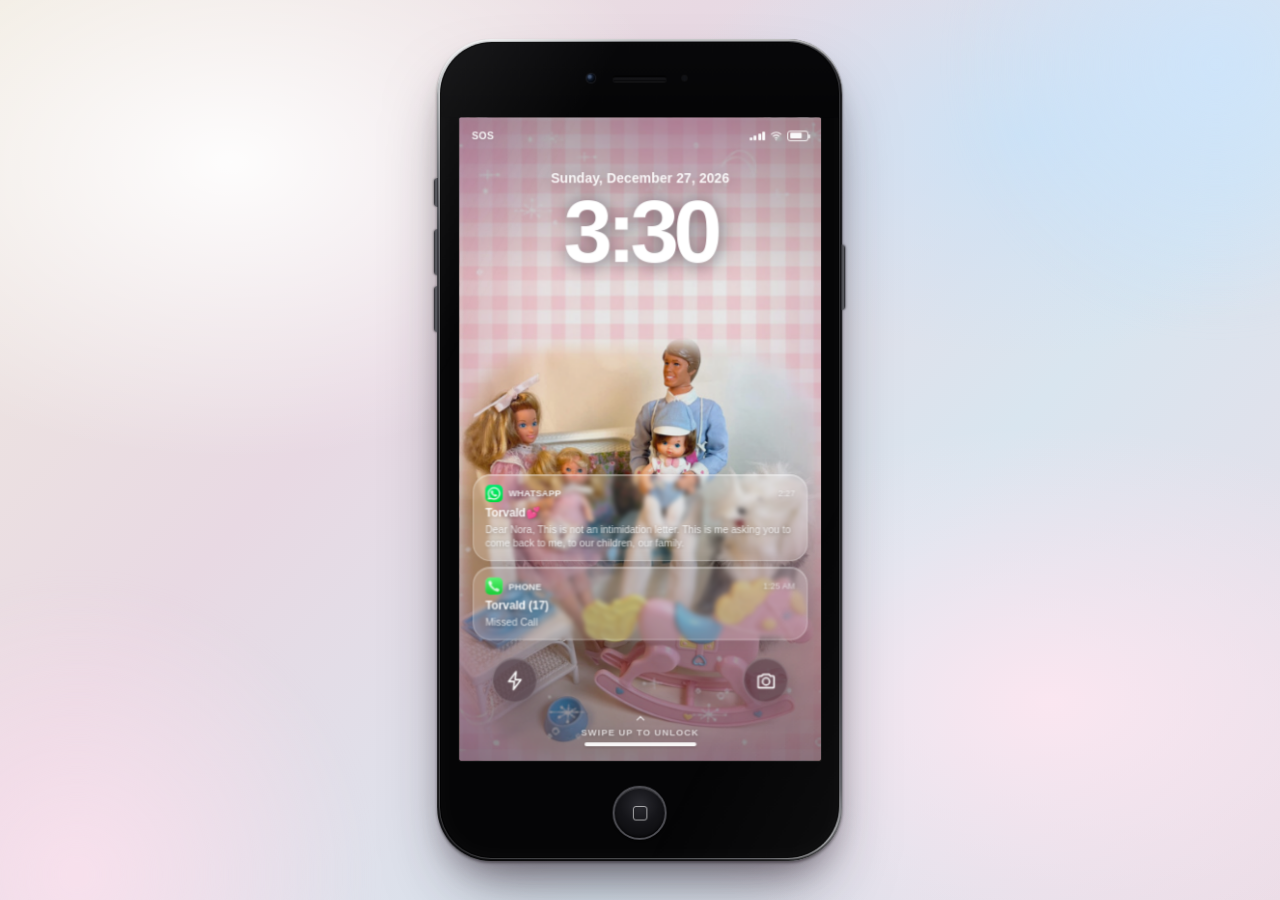
<file: index.html>
<!DOCTYPE html>
<html lang="en">
<head>
  <meta charset="UTF-8">
  <meta name="viewport" content="width=device-width, initial-scale=1.0, viewport-fit=cover">
  <meta name="theme-color" content="#eadde6">
  <title>A Doll's House: An Interactive Phone</title>
  <link rel="stylesheet" href="phone-icon.css">
  <link rel="stylesheet" href="styles.css">
  <link rel="stylesheet" href="app.css">
  <link rel="stylesheet" href="whatsapp-media.css">
  <link rel="stylesheet" href="whatsapp.css">
  <link rel="stylesheet" href="x-media.css">
  <link rel="stylesheet" href="x.css">
  <link rel="stylesheet" href="instagram-media.css">
  <link rel="stylesheet" href="instagram.css">
  <link rel="stylesheet" href="notes.css">
  <link rel="stylesheet" href="calendar.css">
  <link rel="stylesheet" href="spotify-media.css">
  <link rel="stylesheet" href="spotify.css">
  <link rel="stylesheet" href="photos-media.css">
  <link rel="stylesheet" href="photos.css">
  <link rel="stylesheet" href="amazon-orders-media.css">
  <link rel="stylesheet" href="amazon-orders.css">
  <link rel="stylesheet" href="app-icons.css">
</head>
<body>
  <!-- Reusable icon sprite -->
  <svg class="svg-sprite" aria-hidden="true" focusable="false">
    <symbol id="i-chevron-left" viewBox="0 0 24 24" fill="none" stroke="currentColor" stroke-width="2.2" stroke-linecap="round" stroke-linejoin="round"><path d="M15 18l-6-6 6-6"/></symbol>
    <symbol id="i-chevron-right" viewBox="0 0 24 24" fill="none" stroke="currentColor" stroke-width="2.2" stroke-linecap="round" stroke-linejoin="round"><path d="M9 18l6-6-6-6"/></symbol>
    <symbol id="i-chevron-up" viewBox="0 0 24 24" fill="none" stroke="currentColor" stroke-width="2.2" stroke-linecap="round" stroke-linejoin="round"><path d="M18 15l-6-6-6 6"/></symbol>
    <symbol id="i-home" viewBox="0 0 24 24" fill="none" stroke="currentColor" stroke-width="1.9" stroke-linecap="round" stroke-linejoin="round"><path d="M3.5 10.5L12 3l8.5 7.5"/><path d="M5.5 9v11h13V9"/><path d="M9.5 20v-5.5h5V20"/></symbol>
    <symbol id="i-search" viewBox="0 0 24 24" fill="none" stroke="currentColor" stroke-width="2" stroke-linecap="round"><circle cx="10.8" cy="10.8" r="6.4"/><path d="M15.6 15.6L21 21"/></symbol>
    <symbol id="i-more" viewBox="0 0 24 24" fill="currentColor"><circle cx="5" cy="12" r="1.7"/><circle cx="12" cy="12" r="1.7"/><circle cx="19" cy="12" r="1.7"/></symbol>
    <symbol id="i-heart" viewBox="0 0 24 24" fill="none" stroke="currentColor" stroke-width="1.9" stroke-linecap="round" stroke-linejoin="round"><path d="M20.8 5.9a5.5 5.5 0 00-7.8 0L12 7l-1-1.1a5.5 5.5 0 00-7.8 7.8l1.1 1L12 22l7.7-7.3 1.1-1a5.5 5.5 0 000-7.8z"/></symbol>
    <symbol id="i-comment" viewBox="0 0 24 24" fill="none" stroke="currentColor" stroke-width="1.9" stroke-linecap="round" stroke-linejoin="round"><path d="M21 11.5a8.4 8.4 0 01-8.5 8.3 9 9 0 01-4-.9L3 20.5l1.7-5a8 8 0 01-1.2-4A8.4 8.4 0 0112 3a8.4 8.4 0 019 8.5z"/></symbol>
    <symbol id="i-send" viewBox="0 0 24 24" fill="none" stroke="currentColor" stroke-width="2" stroke-linecap="round" stroke-linejoin="round"><path d="M21 3L10 14"/><path d="M21 3l-7 18-4-7-7-4 18-7z"/></symbol>
    <symbol id="i-share" viewBox="0 0 24 24" fill="none" stroke="currentColor" stroke-width="1.9" stroke-linecap="round" stroke-linejoin="round"><path d="M12 15V3"/><path d="M7.5 7.5L12 3l4.5 4.5"/><path d="M5 12v8h14v-8"/></symbol>
    <symbol id="i-bookmark" viewBox="0 0 24 24" fill="none" stroke="currentColor" stroke-width="1.9" stroke-linecap="round" stroke-linejoin="round"><path d="M6 3h12v18l-6-4-6 4V3z"/></symbol>
    <symbol id="i-camera" viewBox="0 0 24 24" fill="none" stroke="currentColor" stroke-width="1.8" stroke-linecap="round" stroke-linejoin="round"><path d="M4 7h3l1.5-2h7L17 7h3a1 1 0 011 1v11a1 1 0 01-1 1H4a1 1 0 01-1-1V8a1 1 0 011-1z"/><circle cx="12" cy="13" r="4"/></symbol>
    <symbol id="i-flash" viewBox="0 0 24 24" fill="none" stroke="currentColor" stroke-width="1.8" stroke-linecap="round" stroke-linejoin="round"><path d="M13 2L4.5 13H11l-1 9 8.5-11H12l1-9z"/></symbol>
    <symbol id="i-wifi" viewBox="0 0 24 24" fill="none" stroke="currentColor" stroke-width="2" stroke-linecap="round"><path d="M3 8.5a14 14 0 0118 0"/><path d="M6.5 12.5a9 9 0 0111 0"/><path d="M10 16.2a4 4 0 014 0"/><circle cx="12" cy="19.5" r="1.1" fill="currentColor" stroke="none"/></symbol>
    <symbol id="i-phone" viewBox="0 0 24 24" fill="currentColor"><path d="M6.7 2.5c.6-.6 1.7-.5 2.3.2l2.3 2.8c.5.6.4 1.5-.2 2l-1.2 1c-.4.3-.5.8-.3 1.2 1.5 2.6 3.7 4.7 6.3 6.3.4.2.9.1 1.2-.3l1-1.2c.5-.6 1.4-.7 2-.2l2.8 2.3c.7.6.8 1.7.2 2.3l-1.4 1.4c-.8.8-2 1.2-3.1.9-4-1.1-7.6-3.3-10.5-6.2C5.4 12.1 3.2 8.5 2.1 4.5c-.3-1.1.1-2.3.9-3.1l1.4-1.4.1 2.5z"/></symbol>
    <symbol id="i-phone-incoming" viewBox="0 0 24 24"><path fill="currentColor" d="M6.62 10.79a15.05 15.05 0 006.59 6.59l2.2-2.2a1 1 0 011.05-.24 11.36 11.36 0 003.57.57 1 1 0 011 1V20a1 1 0 01-1 1A17 17 0 013 4a1 1 0 011-1h3.5a1 1 0 011 1 11.36 11.36 0 00.57 3.57 1 1 0 01-.25 1.05l-2.2 2.17z"/><path fill="none" stroke="currentColor" stroke-width="1.8" stroke-linecap="round" stroke-linejoin="round" d="M2.7 8V2.7H8M2.7 2.7l5.6 5.6"/></symbol>
    <symbol id="i-cart" viewBox="0 0 24 24" fill="none" stroke="currentColor" stroke-width="1.9" stroke-linecap="round" stroke-linejoin="round"><circle cx="9" cy="20" r="1.4"/><circle cx="18" cy="20" r="1.4"/><path d="M3 3h2l2.4 11.2a2 2 0 002 1.6h8.7a2 2 0 002-1.6L21 7H6"/></symbol>
    <symbol id="i-plus" viewBox="0 0 24 24" fill="none" stroke="currentColor" stroke-width="2.2" stroke-linecap="round"><path d="M12 4v16M4 12h16"/></symbol>
    <symbol id="i-play" viewBox="0 0 24 24" fill="currentColor"><path d="M7 4.5v15l13-7.5L7 4.5z"/></symbol>
    <symbol id="i-pause" viewBox="0 0 24 24" fill="currentColor"><rect x="6" y="4" width="4" height="16" rx="1"/><rect x="14" y="4" width="4" height="16" rx="1"/></symbol>
    <symbol id="i-check" viewBox="0 0 24 24" fill="none" stroke="currentColor" stroke-width="2.4" stroke-linecap="round" stroke-linejoin="round"><path d="M4 12.5l5 5L20 6.5"/></symbol>
    <symbol id="i-lock" viewBox="0 0 24 24" fill="none" stroke="currentColor" stroke-width="1.9" stroke-linecap="round" stroke-linejoin="round"><rect x="4" y="10" width="16" height="11" rx="2"/><path d="M8 10V7a4 4 0 018 0v3"/></symbol>
    <symbol id="i-trash" viewBox="0 0 24 24" fill="none" stroke="currentColor" stroke-width="1.9" stroke-linecap="round" stroke-linejoin="round"><path d="M4 7h16M9 7V4h6v3M6.5 7l.8 14h9.4l.8-14M10 11v6M14 11v6"/></symbol>
    <symbol id="i-sun" viewBox="0 0 24 24" fill="none" stroke="currentColor" stroke-width="1.8" stroke-linecap="round"><circle cx="12" cy="12" r="4.3"/><path d="M12 2v2M12 20v2M4.2 4.2l1.4 1.4M18.4 18.4l1.4 1.4M2 12h2M20 12h2M4.2 19.8l1.4-1.4M18.4 5.6l1.4-1.4"/></symbol>
    <symbol id="i-cloud" viewBox="0 0 24 24" fill="none" stroke="currentColor" stroke-width="1.8" stroke-linecap="round" stroke-linejoin="round"><path d="M6.5 18.5h11a4 4 0 00.5-8 6 6 0 00-11.6-1.2A4.8 4.8 0 006.5 18.5z"/></symbol>
    <symbol id="i-arrow-up" viewBox="0 0 24 24" fill="none" stroke="currentColor" stroke-width="2" stroke-linecap="round" stroke-linejoin="round"><path d="M12 20V4M5 11l7-7 7 7"/></symbol>
    <symbol id="i-arrow-left" viewBox="0 0 24 24" fill="none" stroke="currentColor" stroke-width="2" stroke-linecap="round" stroke-linejoin="round"><path d="M20 12H4M11 5l-7 7 7 7"/></symbol>
    <symbol id="i-arrow-right" viewBox="0 0 24 24" fill="none" stroke="currentColor" stroke-width="2" stroke-linecap="round" stroke-linejoin="round"><path d="M4 12h16M13 5l7 7-7 7"/></symbol>
    <symbol id="i-refresh" viewBox="0 0 24 24" fill="none" stroke="currentColor" stroke-width="1.9" stroke-linecap="round" stroke-linejoin="round"><path d="M20 5v5h-5"/><path d="M19.2 10A8 8 0 105.4 15.8"/></symbol>
    <symbol id="i-grid" viewBox="0 0 24 24" fill="none" stroke="currentColor" stroke-width="1.8"><rect x="3.5" y="3.5" width="7" height="7" rx="1.2"/><rect x="13.5" y="3.5" width="7" height="7" rx="1.2"/><rect x="3.5" y="13.5" width="7" height="7" rx="1.2"/><rect x="13.5" y="13.5" width="7" height="7" rx="1.2"/></symbol>
    <symbol id="i-bars" viewBox="0 0 24 24" fill="none" stroke="currentColor" stroke-width="2" stroke-linecap="round"><path d="M5 20V12M12 20V6M19 20V9"/></symbol>
    <symbol id="i-info" viewBox="0 0 24 24" fill="none" stroke="currentColor" stroke-width="1.9" stroke-linecap="round"><circle cx="12" cy="12" r="9"/><path d="M12 11v6"/><circle cx="12" cy="7.7" r="1.1" fill="currentColor" stroke="none"/></symbol>
    <symbol id="i-location" viewBox="0 0 24 24" fill="none" stroke="currentColor" stroke-width="1.9" stroke-linecap="round" stroke-linejoin="round"><path d="M20 10c0 5.5-8 11-8 11S4 15.5 4 10a8 8 0 1116 0z"/><circle cx="12" cy="10" r="2.6"/></symbol>
    <symbol id="i-mic" viewBox="0 0 24 24" fill="none" stroke="currentColor" stroke-width="1.9" stroke-linecap="round" stroke-linejoin="round"><rect x="9" y="3" width="6" height="11" rx="3"/><path d="M5.5 11.5a6.5 6.5 0 0013 0M12 18v3M9 21h6"/></symbol>
    <symbol id="i-speaker" viewBox="0 0 24 24" fill="none" stroke="currentColor" stroke-width="1.9" stroke-linecap="round" stroke-linejoin="round"><path d="M4 9h4l5-4v14l-5-4H4z"/><path d="M16.5 8.5a5 5 0 010 7M19 6a8.5 8.5 0 010 12"/></symbol>
    <symbol id="i-moon" viewBox="0 0 24 24" fill="none" stroke="currentColor" stroke-width="1.9" stroke-linecap="round" stroke-linejoin="round"><path d="M20 15.2A8.5 8.5 0 018.8 4 8.7 8.7 0 1020 15.2z"/></symbol>
    <symbol id="i-hourglass" viewBox="0 0 24 24" fill="none" stroke="currentColor" stroke-width="1.9" stroke-linecap="round" stroke-linejoin="round"><path d="M7 3h10M7 21h10M8 3v4c0 2 1.5 3.2 4 5-2.5 1.8-4 3-4 5v4M16 3v4c0 2-1.5 3.2-4 5 2.5 1.8 4 3 4 5v4"/></symbol>
    <symbol id="i-control" viewBox="0 0 24 24" fill="none" stroke="currentColor" stroke-width="1.9" stroke-linecap="round"><path d="M4 7h7M15 7h5M4 17h5M13 17h7"/><circle cx="13" cy="7" r="2.2"/><circle cx="11" cy="17" r="2.2"/></symbol>
    <symbol id="i-accessibility" viewBox="0 0 24 24" fill="none" stroke="currentColor" stroke-width="1.9" stroke-linecap="round" stroke-linejoin="round"><circle cx="12" cy="4.5" r="2"/><path d="M5 8.5l7 2 7-2M12 10.5v5M8 21l4-5.5 4 5.5"/></symbol>
    <symbol id="i-cloud" viewBox="0 0 24 24" fill="none" stroke="currentColor" stroke-width="1.9" stroke-linecap="round" stroke-linejoin="round"><path d="M6.5 18.5h11a4 4 0 00.5-8 6 6 0 00-11.6-1.2A4.8 4.8 0 006.5 18.5z"/></symbol>
    <symbol id="i-bag" viewBox="0 0 24 24" fill="none" stroke="currentColor" stroke-width="1.9" stroke-linecap="round" stroke-linejoin="round"><path d="M5 8h14l-1 13H6L5 8z"/><path d="M9 9V6a3 3 0 016 0v3"/></symbol>
    <symbol id="i-download" viewBox="0 0 24 24" fill="none" stroke="currentColor" stroke-width="1.9" stroke-linecap="round" stroke-linejoin="round"><path d="M12 3v12M7.5 10.5L12 15l4.5-4.5M4 20h16"/></symbol>
    <symbol id="i-storage" viewBox="0 0 24 24" fill="none" stroke="currentColor" stroke-width="1.9" stroke-linecap="round" stroke-linejoin="round"><rect x="3" y="5" width="18" height="6" rx="2"/><rect x="3" y="13" width="18" height="6" rx="2"/><path d="M7 8h.01M7 16h.01"/></symbol>
    <symbol id="i-keyboard" viewBox="0 0 24 24" fill="none" stroke="currentColor" stroke-width="1.7" stroke-linecap="round" stroke-linejoin="round"><rect x="2.5" y="6" width="19" height="12" rx="2"/><path d="M6 9h.01M9.5 9h.01M13 9h.01M16.5 9h.01M6 12h.01M9.5 12h.01M13 12h.01M16.5 12h.01M8 15h8"/></symbol>
    <symbol id="i-signal" viewBox="0 0 24 24" fill="none" stroke="currentColor" stroke-width="1.9" stroke-linecap="round"><path d="M4 20v-3M9 20v-6M14 20v-9M19 20V5"/><path d="M3 4l18 18" opacity=".25"/></symbol>
    <symbol id="i-photo" viewBox="0 0 24 24" fill="none" stroke="currentColor" stroke-width="1.8" stroke-linecap="round" stroke-linejoin="round"><rect x="3" y="4" width="18" height="16" rx="2"/><circle cx="8.5" cy="9" r="1.8"/><path d="M4 18l5-5 4 4 3-3 4 4"/></symbol>
    <symbol id="i-backspace" viewBox="0 0 24 24" fill="none" stroke="currentColor" stroke-width="1.9" stroke-linecap="round" stroke-linejoin="round"><path d="M9 6h11v12H9l-6-6 6-6z"/><path d="M12 9l5 6M17 9l-5 6"/></symbol>
    <symbol id="i-bell" viewBox="0 0 24 24" fill="none" stroke="currentColor" stroke-width="1.9" stroke-linecap="round" stroke-linejoin="round"><path d="M18 9a6 6 0 10-12 0c0 7-3 7-3 9h18c0-2-3-2-3-9"/><path d="M10 21h4"/></symbol>
    <symbol id="i-gear" viewBox="0 0 24 24" fill="none" stroke="currentColor" stroke-width="1.8" stroke-linecap="round" stroke-linejoin="round"><circle cx="12" cy="12" r="3.2"/><path d="M19.4 15a1.7 1.7 0 00.3 1.9l.1.1-2.8 2.8-.1-.1a1.7 1.7 0 00-1.9-.3 1.7 1.7 0 00-1 1.6V21h-4v-.1a1.7 1.7 0 00-1-1.6 1.7 1.7 0 00-1.9.3l-.1.1L4.2 17l.1-.1a1.7 1.7 0 00.3-1.9A1.7 1.7 0 003 14H3v-4h.1a1.7 1.7 0 001.6-1 1.7 1.7 0 00-.3-1.9L4.2 7 7 4.2l.1.1a1.7 1.7 0 001.9.3A1.7 1.7 0 0010 3.1V3h4v.1a1.7 1.7 0 001 1.6 1.7 1.7 0 001.9-.3l.1-.1L19.8 7l-.1.1a1.7 1.7 0 00-.3 1.9 1.7 1.7 0 001.6 1h.1v4H21a1.7 1.7 0 00-1.6 1z"/></symbol>
    <symbol id="i-airplane" viewBox="0 0 24 24" fill="currentColor"><path d="M21.5 16l-8-4.5V5a1.5 1.5 0 00-3 0v6.5L2.5 16v2l8-2.5V20L8 21.5V23l4-1 4 1v-1.5L13.5 20v-4.5l8 2.5v-2z"/></symbol>
    <symbol id="i-bluetooth" viewBox="0 0 24 24" fill="none" stroke="currentColor" stroke-width="2" stroke-linecap="round" stroke-linejoin="round"><path d="M7 7l10 10-5 4V3l5 4L7 17"/></symbol>
    <symbol id="i-battery" viewBox="0 0 24 24" fill="none" stroke="currentColor" stroke-width="1.7"><rect x="2.5" y="7" width="17" height="10" rx="2.4"/><path d="M21.5 10v4" stroke-linecap="round" stroke-width="2.4"/><rect x="5" y="9.4" width="10" height="5.2" rx="1" fill="currentColor" stroke="none"/></symbol>
    <symbol id="i-settings-gear" viewBox="0 0 64 64">
      <g fill="currentColor">
        <rect x="29" y="4" width="6" height="11" rx="2"/><rect x="29" y="4" width="6" height="11" rx="2" transform="rotate(45 32 32)"/><rect x="29" y="4" width="6" height="11" rx="2" transform="rotate(90 32 32)"/><rect x="29" y="4" width="6" height="11" rx="2" transform="rotate(135 32 32)"/><rect x="29" y="4" width="6" height="11" rx="2" transform="rotate(180 32 32)"/><rect x="29" y="4" width="6" height="11" rx="2" transform="rotate(225 32 32)"/><rect x="29" y="4" width="6" height="11" rx="2" transform="rotate(270 32 32)"/><rect x="29" y="4" width="6" height="11" rx="2" transform="rotate(315 32 32)"/>
        <circle cx="32" cy="32" r="20"/>
      </g>
      <circle cx="32" cy="32" r="8" fill="#54575c"/>
      <circle cx="32" cy="32" r="5" fill="#bfc2c7"/>
    </symbol>

    <!-- Brand marks (Simple Icons paths) -->
    <symbol id="brand-whatsapp" viewBox="0 0 24 24"><path fill="currentColor" d="M17.472 14.382c-.297-.149-1.758-.867-2.03-.967-.273-.099-.471-.148-.67.15-.197.297-.767.966-.94 1.164-.173.199-.347.223-.644.075-.297-.15-1.255-.463-2.39-1.475-.883-.788-1.48-1.761-1.653-2.059-.173-.297-.018-.458.13-.606.134-.133.298-.347.446-.52.149-.174.198-.298.298-.497.099-.198.05-.371-.025-.52-.075-.149-.669-1.612-.916-2.207-.242-.579-.487-.5-.669-.51-.173-.008-.371-.01-.57-.01-.198 0-.52.074-.792.372-.272.297-1.04 1.016-1.04 2.479 0 1.462 1.065 2.875 1.213 3.074.149.198 2.096 3.2 5.077 4.487.709.306 1.262.489 1.694.625.712.227 1.36.195 1.871.118.571-.085 1.758-.719 2.006-1.413.248-.694.248-1.289.173-1.413-.074-.124-.272-.198-.57-.347m-5.421 7.403h-.004a9.87 9.87 0 01-5.031-1.378l-.361-.214-3.741.982.998-3.648-.235-.374a9.86 9.86 0 01-1.51-5.26c.001-5.45 4.436-9.884 9.888-9.884 2.64 0 5.122 1.03 6.988 2.898a9.825 9.825 0 012.893 6.994c-.003 5.45-4.437 9.884-9.885 9.884m8.413-18.297A11.815 11.815 0 0012.05 0C5.495 0 .16 5.335.157 11.892c0 2.096.547 4.142 1.588 5.945L.057 24l6.305-1.654a11.882 11.882 0 005.683 1.448h.005c6.554 0 11.89-5.335 11.893-11.893a11.821 11.821 0 00-3.48-8.413Z"/></symbol>
    <symbol id="brand-instagram" viewBox="0 0 24 24"><path fill="currentColor" d="M7.0301.084c-1.2768.0602-2.1487.264-2.911.5634-.7888.3075-1.4575.72-2.1228 1.3877-.6652.6677-1.075 1.3368-1.3802 2.127-.2954.7638-.4956 1.6365-.552 2.914-.0564 1.2775-.0689 1.6882-.0626 4.947.0062 3.2586.0206 3.6671.0825 4.9473.061 1.2765.264 2.1482.5635 2.9107.308.7889.72 1.4573 1.388 2.1228.6679.6655 1.3365 1.0743 2.1285 1.38.7632.295 1.6361.4961 2.9134.552 1.2773.056 1.6884.069 4.9462.0627 3.2578-.0062 3.668-.0207 4.9478-.0814 1.28-.0607 2.147-.2652 2.9098-.5633.7889-.3086 1.4578-.72 2.1228-1.3881.665-.6682 1.0745-1.3378 1.3795-2.1284.2957-.7632.4966-1.636.552-2.9124.056-1.2809.0692-1.6898.063-4.948-.0063-3.2583-.021-3.6668-.0817-4.9465-.0607-1.2797-.264-2.1487-.5633-2.9117-.3084-.7889-.72-1.4568-1.3876-2.1228C21.2982 1.33 20.628.9208 19.8378.6165 19.074.321 18.2017.1197 16.9244.0645 15.6471.0093 15.236-.005 11.977.0014 8.718.0076 8.31.0215 7.0301.0839m.1402 21.6932c-1.17-.0509-1.8053-.2453-2.2287-.408-.5606-.216-.96-.4771-1.3819-.895-.422-.4178-.6811-.8186-.9-1.378-.1644-.4234-.3624-1.058-.4171-2.228-.0595-1.2645-.072-1.6442-.079-4.848-.007-3.2037.0053-3.583.0607-4.848.05-1.169.2456-1.805.408-2.2282.216-.5613.4762-.96.895-1.3816.4188-.4217.8184-.6814 1.3783-.9003.423-.1651 1.0575-.3614 2.227-.4171 1.2655-.06 1.6447-.072 4.848-.079 3.2033-.007 3.5835.005 4.8495.0608 1.169.0508 1.8053.2445 2.228.408.5608.216.96.4754 1.3816.895.4217.4194.6816.8176.9005 1.3787.1653.4217.3617 1.056.4169 2.2263.0602 1.2655.0739 1.645.0796 4.848.0058 3.203-.0055 3.5834-.061 4.848-.051 1.17-.245 1.8055-.408 2.2294-.216.5604-.4763.96-.8954 1.3814-.419.4215-.8181.6811-1.3783.9-.4224.1649-1.0577.3617-2.2262.4174-1.2656.0595-1.6448.072-4.8493.079-3.2045.007-3.5825-.006-4.848-.0608M16.953 5.5864A1.44 1.44 0 1018.39 4.144a1.44 1.44 0 00-1.437 1.4424M5.8385 12.012c.0067 3.4032 2.7706 6.1557 6.173 6.1493 3.4026-.0065 6.157-2.7701 6.1506-6.1733-.0065-3.4032-2.771-6.1565-6.174-6.1498-3.403.0067-6.156 2.771-6.1496 6.1738M8 12.0077a4 4 0 114.008 3.9921A3.9996 3.9996 0 018 12.0077"/></symbol>
    <symbol id="brand-openai" viewBox="0 0 24 24"><path fill="currentColor" d="M22.2819 9.8211a5.9847 5.9847 0 00-.5157-4.9108 6.0462 6.0462 0 00-6.5098-2.9A6.0651 6.0651 0 004.9807 4.1818a5.9847 5.9847 0 00-3.9977 2.9 6.0462 6.0462 0 00.7427 7.0966 5.98 5.98 0 00.511 4.9107 6.051 6.051 0 006.5146 2.9001A5.9847 5.9847 0 0013.2599 24a6.0557 6.0557 0 005.7718-4.2058 5.9894 5.9894 0 003.9977-2.9001 6.0557 6.0557 0 00-.7475-7.0729zm-9.022 12.6081a4.4755 4.4755 0 01-2.8764-1.0408l.1419-.0804 4.7783-2.7582a.7948.7948 0 00.3927-.6813v-6.7369l2.02 1.1686a.071.071 0 01.038.052v5.5826a4.504 4.504 0 01-4.4945 4.4944zm-9.6607-4.1254a4.4708 4.4708 0 01-.5346-3.0137l.142.0852 4.783 2.7582a.7712.7712 0 00.7806 0l5.8428-3.3685v2.3324a.0804.0804 0 01-.0332.0615L9.74 19.9502a4.4992 4.4992 0 01-6.1408-1.6464zM2.3408 7.8956a4.485 4.485 0 012.3655-1.9728V11.6a.7664.7664 0 00.3879.6765l5.8144 3.3543-2.0201 1.1685a.0757.0757 0 01-.071 0l-4.8303-2.7865A4.504 4.504 0 012.3408 7.872zm16.5963 3.8558L13.1038 8.364 15.1192 7.2a.0757.0757 0 01.071 0l4.8303 2.7913a4.4944 4.4944 0 01-.6765 8.1042v-5.6772a.79.79 0 00-.407-.667zm2.0107-3.0231l-.142-.0852-4.7735-2.7818a.7759.7759 0 00-.7854 0L9.409 9.2297V6.8974a.0662.0662 0 01.0284-.0615l4.8303-2.7866a4.4992 4.4992 0 016.6802 4.66zM8.3065 12.863l-2.02-1.1638a.0804.0804 0 01-.038-.0567V6.0742a4.4992 4.4992 0 017.3757-3.4537l-.142.0805L8.704 5.459a.7948.7948 0 00-.3927.6813zm1.0976-2.3654l2.602-1.4998 2.6069 1.4998v2.9994l-2.5974 1.4997-2.6067-1.4997Z"/></symbol>
    <symbol id="brand-x" viewBox="0 0 24 24"><path fill="currentColor" d="M18.901 1.153h3.68l-8.04 9.19L24 22.846h-7.406l-5.8-7.584-6.638 7.584H.474l8.6-9.83L0 1.154h7.594l5.243 6.932ZM17.61 20.644h2.039L6.486 3.24H4.298Z"/></symbol>
    <symbol id="brand-spotify" viewBox="0 0 24 24"><path fill="currentColor" d="M12 0C5.4 0 0 5.4 0 12s5.4 12 12 12 12-5.4 12-12S18.66 0 12 0zm5.521 17.34c-.24.359-.66.48-1.021.24-2.82-1.74-6.36-2.101-10.561-1.141-.418.122-.779-.179-.899-.539-.12-.421.18-.78.54-.9 4.56-1.021 8.52-.6 11.64 1.32.42.18.479.659.301 1.02zm1.44-3.3c-.301.42-.841.6-1.262.3-3.239-1.98-8.159-2.58-11.939-1.38-.479.12-1.02-.12-1.14-.6-.12-.48.12-1.021.6-1.141C9.6 9.9 15 10.561 18.72 12.84c.361.181.54.78.241 1.2zm.12-3.36C15.24 8.4 8.82 8.16 5.16 9.301c-.6.179-1.2-.181-1.38-.721-.18-.601.18-1.2.72-1.381 4.26-1.26 11.28-1.02 15.721 1.621.539.3.719 1.02.419 1.56-.299.421-1.02.599-1.559.3z"/></symbol>
    <symbol id="brand-apple" viewBox="0 0 24 24"><path fill="currentColor" d="M12.152 6.896c-.948 0-2.415-1.078-3.96-1.04-2.04.027-3.91 1.183-4.961 3.014-2.117 3.675-.546 9.103 1.519 12.09 1.013 1.454 2.208 3.09 3.792 3.039 1.52-.065 2.09-.987 3.935-.987 1.831 0 2.35.987 3.96.948 1.637-.026 2.676-1.48 3.676-2.948 1.156-1.688 1.636-3.325 1.662-3.415-.039-.013-3.182-1.221-3.22-4.857-.026-3.04 2.48-4.494 2.597-4.559-1.429-2.09-3.623-2.324-4.39-2.376-2-.156-3.675 1.09-4.61 1.09zM15.53 3.83c.843-1.012 1.4-2.427 1.245-3.83-1.207.052-2.662.805-3.532 1.818-.78.896-1.454 2.338-1.273 3.714 1.338.104 2.715-.688 3.559-1.701"/></symbol>
  </svg>

  <main class="stage" aria-label="Interactive iPhone 6 demo">
    <div class="phone-slot" id="phoneSlot">
      <div class="phone" id="phone">
        <span class="side-button side-mute" aria-hidden="true"></span>
        <span class="side-button side-volume-up" aria-hidden="true"></span>
        <span class="side-button side-volume-down" aria-hidden="true"></span>
        <span class="side-button side-power" aria-hidden="true"></span>
        <div class="phone-inner">
          <div class="top-bezel" aria-hidden="true">
            <span class="front-camera"></span>
            <span class="speaker"></span>
            <span class="ambient-sensor"></span>
          </div>

          <div class="screen is-locked" id="screen">
            <!-- HOME -->
            <section class="home-screen" id="homeScreen" aria-hidden="true" inert aria-label="Home screen">
              <div class="home-wallpaper"></div>
              <div class="home-shade"></div>
              <div class="status-bar status-home">
                <span class="status-time">3:30</span>
                <div class="status-right" aria-hidden="true">
                  <span class="signal-bars"><i></i><i></i><i></i><i></i></span>
                  <svg class="status-icon wifi-icon"><use href="#i-wifi"></use></svg>
                  <span class="battery-icon"><span class="battery-fill"></span></span>
                </div>
              </div>
              <div class="home-content">
                <div class="home-widget" aria-hidden="true">
                  <div class="widget-date">
                    <span class="widget-weekday">Sunday</span>
                    <span class="widget-day">27</span>
                    <span class="widget-month">December 2026</span>
                  </div>
                  <div class="widget-weather">
                    <svg class="widget-sun"><use href="#i-sun"></use></svg>
                    <span class="widget-temp">2°</span>
                    <span class="widget-city">A DOLL'S HOUSE</span>
                  </div>
                </div>
                <div class="app-grid" id="appGrid"></div>
                <div class="dock" id="dock" aria-label="Dock"></div>
              </div>
            </section>

            <!-- LOCK -->
            <section class="lock-screen" id="lockScreen" aria-label="Lock screen. Swipe up to unlock.">
              <div class="lock-wallpaper"></div>
              <div class="lock-shade"></div>
              <div class="lock-torch" aria-hidden="true"></div>
              <div class="status-bar status-lock">
                <span class="sos-label">SOS</span>
                <div class="status-right" aria-hidden="true">
                  <span class="signal-bars"><i></i><i></i><i></i><i></i></span>
                  <svg class="status-icon wifi-icon"><use href="#i-wifi"></use></svg>
                  <span class="battery-icon"><span class="battery-fill"></span></span>
                </div>
              </div>

              <div class="lock-content">
                <p class="lock-date">Sunday, December 27, 2026</p>
                <p class="lock-time">3:30</p>
              </div>

              <div class="lock-notifications">
                <div class="lock-notification" id="lockWhatsAppNotification" role="status" aria-label="WhatsApp message from Torvald">
                  <div class="lock-notification-top">
                    <span class="lock-notification-icon is-wa-image" aria-hidden="true"></span>
                    <span class="lock-notification-app">WHATSAPP</span>
                    <span class="lock-notification-time">2:27</span>
                  </div>
                  <p class="lock-notification-sender">Torvald💕</p>
                  <p class="lock-notification-preview">Dear Nora, This is not an intimidation letter. This is me asking you to come back to me, to our children, our family.</p>
                </div>
                <div class="lock-notification is-phone" id="lockPhoneNotification" role="status" aria-label="Missed call from Torvald">
                  <div class="lock-notification-top">
                    <span class="lock-notification-icon is-phone-image" aria-hidden="true"></span>
                    <span class="lock-notification-app">PHONE</span>
                    <span class="lock-notification-time">1:25 AM</span>
                  </div>
                  <p class="lock-notification-sender">Torvald (17)</p>
                  <p class="lock-notification-preview">Missed Call</p>
                </div>
              </div>

              <div class="lock-actions">
                <button class="lock-action" id="flashlightButton" type="button" aria-pressed="false" aria-label="Flashlight">
                  <svg class="lock-action-icon"><use href="#i-flash"></use></svg>
                </button>
                <button class="lock-action" id="lockCameraButton" type="button" aria-label="Open camera">
                  <svg class="lock-action-icon"><use href="#i-camera"></use></svg>
                </button>
              </div>

              <div class="unlock-cue" id="unlockCue" role="button" tabindex="0" aria-label="Swipe up to unlock. You can also press Enter.">
                <svg class="unlock-chevron"><use href="#i-chevron-up"></use></svg>
                <span>Swipe up to unlock</span>
                <span class="home-bar" aria-hidden="true"></span>
              </div>
            </section>

            <!-- APPS -->
            <div class="app-layer" id="appLayer" aria-hidden="true" inert></div>
            <div class="toast" id="toast" role="status" aria-live="polite"></div>
            <audio id="inst-music" src="https://mp3tourl.com/audio/1794721840300-f91609a8-3528-4636-89ba-8cfc2ab1105d.m4a" loop preload="auto" hidden></audio>
            <audio id="spotify-audio" preload="metadata" hidden></audio>
          </div>

          <button class="home-button" id="homeButton" type="button" aria-label="Home button">
            <span class="home-square" aria-hidden="true"></span>
          </button>
        </div>
      </div>
    </div>
  </main>

  <script src="whatsapp-data.js"></script>
  <script src="whatsapp.js"></script>
  <script src="x-data.js"></script>
  <script src="x.js"></script>
  <script src="instagram-data.js"></script>
  <script src="instagram.js"></script>
  <script src="notes.js"></script>
  <script src="calendar.js"></script>
  <script src="spotify.js"></script>
  <script src="photos.js"></script>
  <script src="amazon-orders.js"></script>
  <script src="script.js"></script>
</body>
</html>
</file>
<file: phone-icon.css>
:root {
  --phone-icon-image: url("[data-uri]");
}
</file>
<file: styles.css>
:root {
  --wallpaper-lock: url("[data-uri]");
  --wallpaper-home: url("[data-uri]");
  --phone-w: 420px;
  --phone-h: 852px;
  --screen-w: 375px;
  --screen-h: 667px;
  --ios-blue: #0a84ff;
  --ios-green: #30d158;
  --ios-red: #ff3b30;
  --ios-yellow: #ffd60a;
  --ink: #0b0b0d;
  --font: -apple-system, BlinkMacSystemFont, "SF Pro Display", "SF Pro Text", "Segoe UI", Roboto, Helvetica, Arial, sans-serif;
  --shadow-text: 0 1px 3px rgba(0, 0, 0, .55), 0 4px 14px rgba(0, 0, 0, .25);
}

* { box-sizing: border-box; }

html { height: 100%; }

body {
  margin: 0;
  min-height: 100vh;
  padding: 20px 0;
  overflow: auto;
  display: flex;
  justify-content: center;
  align-items: center;
  font-family: var(--font);
  color: #312832;
  background:
    radial-gradient(ellipse 60% 55% at 18% 18%, rgba(255, 255, 255, .92), transparent 60%),
    radial-gradient(ellipse 55% 48% at 82% 78%, rgba(255, 231, 241, .85), transparent 64%),
    radial-gradient(ellipse 40% 35% at 80% 15%, rgba(200, 226, 248, .8), transparent 70%),
    linear-gradient(132deg, #f0eadf 0%, #e8d9e3 34%, #d9e5ef 67%, #eadce6 100%);
  -webkit-font-smoothing: antialiased;
}

body::before,
body::after {
  content: "";
  position: fixed;
  border-radius: 50%;
  filter: blur(10px);
  pointer-events: none;
  z-index: 0;
}

body::before {
  width: 48vw;
  height: 48vw;
  left: -18vw;
  bottom: -22vw;
  background: radial-gradient(circle, rgba(255, 226, 239, .72), transparent 68%);
}

body::after {
  width: 42vw;
  height: 42vw;
  right: -16vw;
  top: -16vw;
  background: radial-gradient(circle, rgba(202, 229, 255, .66), transparent 70%);
}

button,
input,
textarea { font: inherit; }

button {
  -webkit-tap-highlight-color: transparent;
  cursor: pointer;
}

button:focus-visible,
input:focus-visible,
textarea:focus-visible,
[role="button"]:focus-visible {
  outline: 2px solid #fff;
  outline-offset: 2px;
}

.svg-sprite {
  position: absolute;
  width: 0;
  height: 0;
  overflow: hidden;
}

.stage {
  position: relative;
  z-index: 1;
  display: flex;
  flex-direction: column;
  align-items: center;
  gap: 0;
  padding: 0;
}

.phone-slot {
  position: relative;
  width: var(--phone-w);
  height: var(--phone-h);
  flex: none;
}

/* ---------- iPhone 6 body ---------- */

.phone {
  position: absolute;
  top: 0;
  left: 0;
  width: var(--phone-w);
  height: var(--phone-h);
  padding: 4px;
  border-radius: 56px;
  background:
    linear-gradient(135deg, #eef0f1 0%, #a7a9ad 7%, #4e4f55 16%, #1a1a1e 34%, #17171a 65%, #3c3d42 84%, #6b6c72 94%, #dedfe1 100%);
  box-shadow:
    0 2px 1px rgba(255, 255, 255, .7) inset,
    0 -2px 2px rgba(0, 0, 0, .8) inset,
    0 38px 70px -20px rgba(38, 25, 36, .55),
    0 18px 34px -14px rgba(38, 25, 36, .42),
    0 2px 3px rgba(0, 0, 0, .45);
  transform-origin: top left;
  will-change: transform;
}

.phone::after {
  content: "";
  position: absolute;
  inset: 2px;
  border-radius: 54px;
  border: 1px solid rgba(255, 255, 255, .18);
  pointer-events: none;
}

.phone-inner {
  position: relative;
  width: 100%;
  height: 100%;
  overflow: hidden;
  border-radius: 53px;
  background: #050506;
  box-shadow:
    0 0 0 1px rgba(0, 0, 0, .9),
    inset 0 0 24px rgba(255, 255, 255, .035);
}

.phone-inner::after {
  content: "";
  position: absolute;
  inset: 0;
  z-index: 90;
  border-radius: 53px;
  background:
    linear-gradient(118deg, rgba(255, 255, 255, .075) 0%, rgba(255, 255, 255, 0) 22%, rgba(255, 255, 255, 0) 76%, rgba(255, 255, 255, .035) 100%);
  pointer-events: none;
}

.top-bezel {
  position: absolute;
  top: 0;
  left: 0;
  width: 100%;
  height: 77px;
  z-index: 3;
  background: linear-gradient(180deg, #08080a 0%, #050506 100%);
}

.speaker {
  position: absolute;
  left: 50%;
  top: 34px;
  width: 56px;
  height: 6px;
  transform: translateX(-50%);
  border-radius: 4px;
  background: linear-gradient(180deg, #050506, #17171a 55%, #050506);
  box-shadow: 0 1px 0 rgba(255, 255, 255, .09), inset 0 1px 1px #000;
}

.front-camera {
  position: absolute;
  top: 32px;
  left: calc(50% - 55px);
  width: 9px;
  height: 9px;
  border-radius: 50%;
  background: radial-gradient(circle at 36% 34%, #40506c 0 16%, #101827 36%, #03050a 70%);
  box-shadow: 0 0 0 1px #1b1c21;
}

.ambient-sensor {
  position: absolute;
  top: 34px;
  left: calc(50% + 44px);
  width: 5px;
  height: 5px;
  border-radius: 50%;
  background: #111216;
  box-shadow: 0 0 0 1px rgba(255, 255, 255, .04);
}

.screen {
  position: absolute;
  top: 77px;
  left: 18.5px;
  width: var(--screen-w);
  height: var(--screen-h);
  overflow: hidden;
  border-radius: 2px;
  background: #000;
  box-shadow:
    0 0 0 1px rgba(255, 255, 255, .06),
    0 0 18px rgba(0, 0, 0, .9) inset;
  transform: translateZ(0);
  user-select: none;
}

.screen input,
.screen textarea { user-select: text; }

.home-button {
  position: absolute;
  z-index: 4;
  bottom: 18px;
  left: 50%;
  width: 56px;
  height: 56px;
  margin-left: -28px;
  padding: 0;
  border-radius: 50%;
  border: 2px solid #515157;
  background:
    radial-gradient(circle at 50% 34%, #2b2b31 0%, #151519 46%, #08080a 100%);
  box-shadow:
    0 1px 0 rgba(255, 255, 255, .18) inset,
    0 -1px 2px rgba(0, 0, 0, .9) inset,
    0 1px 2px rgba(0, 0, 0, .8);
  display: grid;
  place-items: center;
  transition: transform .12s ease, background .12s ease;
}

.home-button:active {
  transform: scale(.96);
  background: radial-gradient(circle at 50% 34%, #34343a, #131316 58%);
}

.home-square {
  width: 15px;
  height: 15px;
  border: 1.5px solid rgba(255, 255, 255, .6);
  border-radius: 3px;
}

.side-button {
  position: absolute;
  width: 4px;
  border-radius: 4px 0 0 4px;
  background: linear-gradient(90deg, #1a1a1e, #6b6c72 48%, #29292e);
  box-shadow: -1px 0 2px rgba(0, 0, 0, .38);
}

.side-mute { left: -3px; top: 144px; height: 30px; }
.side-volume-up { left: -3px; top: 197px; height: 48px; }
.side-volume-down { left: -3px; top: 256px; height: 48px; }
.side-power { right: -3px; top: 213px; height: 68px; border-radius: 0 4px 4px 0; background: linear-gradient(90deg, #29292e, #6b6c72 52%, #1a1a1e); box-shadow: 1px 0 2px rgba(0, 0, 0, .38); }

.page-hint {
  margin: 0;
  color: rgba(74, 59, 69, .64);
  font-size: 10.5px;
  font-weight: 600;
  letter-spacing: .15em;
  text-transform: uppercase;
  white-space: nowrap;
}

.page-hint span { opacity: .55; padding: 0 4px; }

/* ---------- Shared screen chrome ---------- */

.home-screen,
.lock-screen {
  position: absolute;
  inset: 0;
  overflow: hidden;
}

.home-screen {
  z-index: 1;
  transform: scale(1);
  transition: transform .6s cubic-bezier(.22, .8, .25, 1), filter .6s ease;
}

.home-wallpaper,
.lock-wallpaper {
  position: absolute;
  inset: 0;
  background-size: cover;
  background-position: center;
}

.home-wallpaper {
  background-image: var(--wallpaper-home);
  filter: brightness(.82) saturate(1.04);
  transform: scale(1.015);
}

.lock-wallpaper {
  background-image: var(--wallpaper-lock);
  filter: brightness(.92) saturate(1.04);
  transform: scale(1.025);
}

.home-shade {
  position: absolute;
  inset: 0;
  background:
    linear-gradient(180deg, rgba(21, 13, 19, .32) 0%, rgba(21, 13, 19, 0) 24%, rgba(21, 13, 19, 0) 62%, rgba(21, 13, 19, .34) 100%),
    radial-gradient(ellipse at center, transparent 50%, rgba(22, 13, 18, .18) 100%);
}

.lock-shade {
  position: absolute;
  inset: 0;
  background:
    linear-gradient(180deg, rgba(28, 15, 24, .3) 0%, rgba(28, 15, 24, .02) 25%, rgba(28, 15, 24, 0) 55%, rgba(28, 15, 24, .4) 100%),
    radial-gradient(ellipse at 50% 30%, transparent 40%, rgba(25, 13, 20, .12) 100%);
}

.screen.is-locked .home-screen {
  transform: scale(1.045);
  filter: brightness(.7) blur(1px);
}

.screen.is-unlocked .home-screen {
  transform: scale(1);
  filter: none;
}

/* ---------- Status bar ---------- */

.status-bar {
  position: absolute;
  top: 0;
  left: 0;
  width: 100%;
  height: 24px;
  padding: 4px 12px 0;
  z-index: 22;
  display: flex;
  align-items: center;
  justify-content: space-between;
  color: #fff;
  font-size: 11px;
  font-weight: 650;
  line-height: 1;
  letter-spacing: .015em;
  pointer-events: none;
  text-shadow: 0 1px 2px rgba(0, 0, 0, .12);
}

.status-lock {
  top: 7px;
  padding: 0 13px;
}

.status-home {
  top: 3px;
  padding: 0 13px;
}

.status-time { min-width: 32px; text-align: left; font-variant-numeric: tabular-nums; }

.sos-label {
  min-width: 28px;
  font-size: 10.5px;
  font-weight: 750;
  letter-spacing: .03em;
}

.status-right {
  display: flex;
  align-items: center;
  gap: 5px;
  height: 13px;
}

.signal-bars {
  display: flex;
  align-items: flex-end;
  gap: 1.5px;
  height: 10px;
}

.signal-bars i {
  display: block;
  width: 3px;
  border-radius: 1px;
  background: currentColor;
}

.signal-bars i:nth-child(1) { height: 3px; opacity: .95; }
.signal-bars i:nth-child(2) { height: 5px; opacity: .95; }
.signal-bars i:nth-child(3) { height: 7px; opacity: .95; }
.signal-bars i:nth-child(4) { height: 9px; opacity: .95; }

.status-icon {
  width: 14px;
  height: 14px;
  fill: none;
  stroke: currentColor;
  stroke-width: 2;
}

.wifi-icon { width: 13px; height: 13px; }

.battery-icon {
  position: relative;
  display: block;
  width: 22px;
  height: 11px;
  padding: 1.5px;
  border: 1px solid currentColor;
  border-radius: 3px;
  opacity: .95;
}

.battery-icon::after {
  content: "";
  position: absolute;
  right: -3.2px;
  top: 3px;
  width: 2px;
  height: 4px;
  border-radius: 0 1px 1px 0;
  background: currentColor;
  opacity: .75;
}

.battery-fill {
  display: block;
  width: 76%;
  height: 100%;
  border-radius: 1px;
  background: currentColor;
}

/* ---------- Home screen ---------- */

.home-content {
  position: absolute;
  inset: 0;
  z-index: 2;
  display: flex;
  flex-direction: column;
  padding: 30px 10px 12px;
}

.home-widget {
  position: relative;
  flex: none;
  height: 88px;
  margin: 0 8px 18px;
  padding: 11px 16px 10px;
  border-radius: 21px;
  border: 0.5px solid rgba(255, 255, 255, .3);
  background: rgba(255, 255, 255, .15);
  box-shadow:
    0 10px 30px rgba(40, 20, 33, .16),
    0 1px 0 rgba(255, 255, 255, .3) inset;
  backdrop-filter: blur(2px);
  -webkit-backdrop-filter: blur(2px);
  color: #fff;
  display: flex;
  align-items: center;
  justify-content: space-between;
  text-shadow: 0 1px 2px rgba(0, 0, 0, .3);
}

.widget-date {
  display: grid;
  grid-template-columns: auto auto;
  grid-template-rows: auto auto;
  align-items: end;
  column-gap: 8px;
}

.widget-weekday {
  grid-column: 1;
  grid-row: 1;
  align-self: center;
  font-size: 10px;
  font-weight: 750;
  letter-spacing: .16em;
  text-transform: uppercase;
  opacity: .82;
}

.widget-day {
  grid-column: 1;
  grid-row: 2;
  font-size: 38px;
  font-weight: 600;
  line-height: .95;
  letter-spacing: -.04em;
}

.widget-month {
  grid-column: 2;
  grid-row: 2;
  padding-bottom: 4px;
  font-size: 10.5px;
  font-weight: 600;
  letter-spacing: .01em;
  white-space: nowrap;
  opacity: .88;
}

.widget-weather {
  display: grid;
  grid-template-columns: auto auto;
  align-items: center;
  column-gap: 7px;
  text-align: right;
}

.widget-sun {
  width: 20px;
  height: 20px;
  fill: none;
  stroke: #ffe9a6;
  stroke-width: 1.7;
  filter: drop-shadow(0 0 8px rgba(255, 224, 140, .55));
}

.widget-temp {
  font-size: 24px;
  font-weight: 500;
  letter-spacing: -.03em;
  line-height: 1;
}

.widget-city {
  grid-column: 1 / -1;
  margin-top: 2px;
  max-width: 100%;
  overflow: hidden;
  text-overflow: ellipsis;
  white-space: nowrap;
  font-size: 8px;
  font-weight: 600;
  letter-spacing: .08em;
  text-transform: uppercase;
  opacity: .7;
}

.app-grid {
  display: grid;
  grid-template-columns: repeat(4, 1fr);
  column-gap: 10px;
  row-gap: 28px;
  padding: 0 4px;
}

.app-button {
  position: relative;
  width: 100%;
  padding: 0;
  border: 0;
  background: transparent;
  color: #fff;
  display: flex;
  flex-direction: column;
  align-items: center;
  gap: 6px;
  font-family: var(--font);
  text-align: center;
}

.app-icon-wrap {
  position: relative;
  width: 60px;
  height: 60px;
  flex: none;
  display: grid;
  place-items: center;
}

.app-badge {
  position: absolute;
  top: -4px;
  right: -5px;
  z-index: 4;
  min-width: 18px;
  height: 18px;
  padding: 0 5px;
  border: 2px solid rgba(255, 255, 255, .94);
  border-radius: 99px;
  background: #ff3b30;
  color: #fff;
  font-family: var(--font);
  font-size: 9px;
  font-weight: 750;
  line-height: 14px;
  text-align: center;
  box-shadow: 0 1px 3px rgba(0, 0, 0, .24);
}

.app-badge.is-phone-badge { background: #ff3b30; }

.app-button .app-label {
  max-width: 76px;
  overflow: hidden;
  text-overflow: ellipsis;
  white-space: nowrap;
  font-size: 10.5px;
  font-weight: 500;
  line-height: 1.15;
  letter-spacing: -.01em;
  text-shadow: var(--shadow-text);
}

.app-button:active .app-icon,
.dock .app-button:active .app-icon {
  transform: scale(.88);
  filter: brightness(.86);
}

.app-icon {
  position: relative;
  width: 60px;
  height: 60px;
  flex: none;
  display: grid;
  place-items: center;
  overflow: hidden;
  border-radius: 13.5px;
  box-shadow:
    0 5px 12px rgba(18, 10, 15, .25),
    0 1px 0 rgba(255, 255, 255, .35) inset,
    0 0 0 .5px rgba(0, 0, 0, .08);
  transition: transform .14s ease, filter .14s ease;
  isolation: isolate;
}

.app-icon::after {
  content: "";
  position: absolute;
  inset: 0;
  border-radius: inherit;
  background: linear-gradient(150deg, rgba(255, 255, 255, .22), rgba(255, 255, 255, 0) 44%);
  pointer-events: none;
}

.brand-icon {
  width: 36px;
  height: 36px;
  fill: currentColor;
  position: relative;
  z-index: 1;
}

.icon-whatsapp {
  background: linear-gradient(145deg, #31e57a, #20b858);
  color: #fff;
}

.icon-whatsapp .brand-icon { width: 35px; height: 35px; }

.icon-instagram {
  background:
    radial-gradient(circle at 30% 108%, #ffdb4d 0%, #ffdb4d 8%, transparent 36%),
    radial-gradient(circle at 88% 12%, #2f62ff 0%, #2f62ff 12%, transparent 44%),
    radial-gradient(circle at 76% 22%, #cb2b9e 0%, #cb2b9e 28%, transparent 62%),
    radial-gradient(circle at 22% 92%, #ff5a33 0%, #ff5a33 34%, transparent 66%),
    linear-gradient(138deg, #7b2ff7 0%, #d42b9c 40%, #ff5a54 72%, #ffc44d 100%);
  color: #fff;
}

.icon-instagram .brand-icon { width: 39px; height: 39px; }

.icon-amazon {
  background: linear-gradient(150deg, #ffffff, #f2f1ec);
  color: #101114;
}

.amazon-a {
  position: absolute;
  top: 3px;
  left: 50%;
  transform: translateX(-48%);
  font-family: Georgia, "Times New Roman", serif;
  font-size: 37px;
  font-weight: 700;
  line-height: 1;
  letter-spacing: -.09em;
}

.amazon-smile {
  position: absolute;
  left: 14px;
  right: 15px;
  bottom: 15px;
  height: 12px;
  border-bottom: 3px solid #ff9b1a;
  border-radius: 0 0 60% 60%;
  transform: rotate(-2deg);
}

.amazon-smile::after {
  content: "";
  position: absolute;
  right: -2px;
  bottom: -4px;
  width: 0;
  height: 0;
  border-top: 4px solid transparent;
  border-bottom: 4px solid transparent;
  border-left: 6px solid #ff9b1a;
  transform: rotate(-20deg);
}

.icon-chatgpt {
  background: linear-gradient(145deg, #202020, #050505);
  color: #fff;
  box-shadow: 0 5px 12px rgba(18, 10, 15, .3), 0 0 0 .5px rgba(255, 255, 255, .16) inset;
}

.icon-chatgpt .brand-icon { width: 40px; height: 40px; }

.icon-x {
  background: #000;
  color: #fff;
  box-shadow: 0 5px 12px rgba(18, 10, 15, .3), 0 0 0 .5px rgba(255, 255, 255, .14) inset;
}

.icon-x .brand-icon { width: 33px; height: 33px; }

.icon-spotify {
  background: #060606;
  color: #1ed760;
  box-shadow: 0 5px 12px rgba(18, 10, 15, .32), 0 0 0 .5px rgba(255, 255, 255, .1) inset;
}

.icon-spotify .brand-icon { width: 39px; height: 39px; }

.icon-notes {
  background: #fbfaf4;
  color: #e7b932;
  align-items: stretch;
}

.notes-top {
  position: absolute;
  top: 0;
  left: 0;
  right: 0;
  height: 16px;
  background: linear-gradient(180deg, #f6d354, #efbf34);
}

.notes-lines {
  position: absolute;
  top: 25px;
  left: 12px;
  right: 10px;
  display: grid;
  gap: 6px;
}

.notes-lines i {
  display: block;
  height: 1.5px;
  border-radius: 2px;
  background: #c9c8c2;
}

.notes-lines i:nth-child(2) { width: 86%; }
.notes-lines i:nth-child(3) { width: 68%; }

.icon-calendar {
  background: linear-gradient(180deg, #fff 0%, #fafafa 100%);
  color: #111;
  display: flex;
  flex-direction: column;
  align-items: center;
  justify-content: flex-start;
  padding-top: 8px;
  box-shadow: 0 5px 12px rgba(18, 10, 15, .24), 0 0 0 .5px rgba(0, 0, 0, .08) inset;
}

.cal-weekday {
  color: #ff3b30;
  font-size: 10px;
  font-weight: 750;
  letter-spacing: .14em;
  line-height: 1;
}

.cal-day {
  margin-top: 1px;
  font-size: 32px;
  font-weight: 350;
  letter-spacing: -.055em;
  line-height: 1;
}

.icon-settings {
  background: linear-gradient(150deg, #d9dbde 0%, #a7a9ad 38%, #6e7176 100%);
  color: #eef0f2;
}

.icon-settings .gear-icon {
  width: 47px;
  height: 47px;
  filter: drop-shadow(0 1.5px 1px rgba(0, 0, 0, .25));
  position: relative;
  z-index: 1;
}

.icon-photos {
  background: #fff;
}

.photos-flower {
  position: relative;
  width: 46px;
  height: 46px;
  z-index: 1;
}

.photo-petal {
  position: absolute;
  left: 50%;
  top: 50%;
  width: 15px;
  height: 15px;
  margin: -7.5px;
  border-radius: 50% 50% 50% 16%;
  transform-origin: 50% 50%;
  opacity: .84;
  mix-blend-mode: multiply;
}

.photo-petal:nth-child(1) { background: #ff3b30; transform: rotate(0deg) translateY(-14px); }
.photo-petal:nth-child(2) { background: #ff9500; transform: rotate(45deg) translateY(-14px); }
.photo-petal:nth-child(3) { background: #ffcc00; transform: rotate(90deg) translateY(-14px); }
.photo-petal:nth-child(4) { background: #34c759; transform: rotate(135deg) translateY(-14px); }
.photo-petal:nth-child(5) { background: #5ac8fa; transform: rotate(180deg) translateY(-14px); }
.photo-petal:nth-child(6) { background: #007aff; transform: rotate(225deg) translateY(-14px); }
.photo-petal:nth-child(7) { background: #af52de; transform: rotate(270deg) translateY(-14px); }
.photo-petal:nth-child(8) { background: #ff2d55; transform: rotate(315deg) translateY(-14px); }

.photo-center {
  position: absolute;
  inset: 50% auto auto 50%;
  width: 9px;
  height: 9px;
  margin: -4.5px;
  border-radius: 50%;
  background: #fff;
  z-index: 2;
}

.icon-weather {
  background: linear-gradient(160deg, #3b9cf7 0%, #7fcdfb 62%, #a9e4ff 100%);
}

.weather-sun {
  position: absolute;
  top: 10px;
  right: 10px;
  width: 22px;
  height: 22px;
  border-radius: 50%;
  background: radial-gradient(circle at 38% 35%, #fff8be, #ffd543 65%, #ffb520);
  box-shadow: 0 0 10px rgba(255, 211, 70, .6);
}

.weather-cloud {
  position: absolute;
  left: 10px;
  bottom: 12px;
  width: 34px;
  height: 15px;
  border-radius: 12px;
  background: #fff;
  box-shadow: 0 2px 4px rgba(31, 100, 155, .18);
}

.weather-cloud::before,
.weather-cloud::after {
  content: "";
  position: absolute;
  border-radius: 50%;
  background: #fff;
}

.weather-cloud::before { width: 19px; height: 19px; left: 4px; bottom: 4px; }
.weather-cloud::after { width: 15px; height: 15px; right: 4px; bottom: 4px; }

.icon-phone {
  background: linear-gradient(160deg, #6ef47e 0%, #0fbd3d 100%);
  color: #fff;
}

.phone-icon-img {
  display: block;
  width: 100%;
  height: 100%;
  border-radius: inherit;
  background-image: var(--phone-icon-image);
  background-size: cover;
  background-position: center;
}

.icon-safari {
  background: linear-gradient(155deg, #42b8ff 0%, #1b85f0 48%, #1260c7 100%);
  color: #fff;
}

.safari-compass {
  position: relative;
  width: 46px;
  height: 46px;
  border-radius: 50%;
  background:
    repeating-conic-gradient(from -1deg, rgba(255, 255, 255, .92) 0deg 1.2deg, transparent 1.2deg 30deg),
    rgba(255, 255, 255, .14);
  box-shadow: 0 0 0 1.5px rgba(255, 255, 255, .82) inset;
  z-index: 1;
}

.safari-compass::before {
  content: "";
  position: absolute;
  inset: 4px;
  border-radius: 50%;
  background: linear-gradient(150deg, rgba(255, 255, 255, .18), rgba(8, 65, 148, .14));
}

.safari-needle {
  position: absolute;
  left: 50%;
  top: 50%;
  width: 7px;
  height: 32px;
  transform: translate(-50%, -50%) rotate(38deg);
  z-index: 2;
}

.safari-needle::before,
.safari-needle::after {
  content: "";
  position: absolute;
  left: 0;
  width: 0;
  height: 0;
  border-left: 3.5px solid transparent;
  border-right: 3.5px solid transparent;
}

.safari-needle::before {
  top: 0;
  border-bottom: 16px solid #ff3b30;
}

.safari-needle::after {
  bottom: 0;
  border-top: 16px solid #fff;
}

.icon-messages {
  background: linear-gradient(150deg, #6ff181, #21bb3b);
  color: #fff;
}

.message-bubble {
  position: relative;
  width: 37px;
  height: 29px;
  border-radius: 50% 50% 50% 44%;
  background: #fff;
  z-index: 1;
}

.message-bubble::after {
  content: "";
  position: absolute;
  left: 6px;
  bottom: -5px;
  width: 9px;
  height: 9px;
  background: #fff;
  clip-path: polygon(0 0, 100% 0, 0 100%);
}

.icon-camera {
  background: linear-gradient(150deg, #e5e6e8 0%, #b5b7ba 55%, #8c8e93 100%);
}

.camera-body {
  position: relative;
  width: 40px;
  height: 29px;
  border-radius: 6px;
  background: linear-gradient(155deg, #41434a, #16171b);
  box-shadow: 0 1px 0 rgba(255, 255, 255, .25) inset;
  z-index: 1;
}

.camera-body::before {
  content: "";
  position: absolute;
  left: 5px;
  top: -4px;
  width: 13px;
  height: 6px;
  border-radius: 2px 2px 0 0;
  background: #2c2d32;
}

.camera-lens {
  position: absolute;
  left: 50%;
  top: 50%;
  width: 17px;
  height: 17px;
  margin: -8.5px;
  border-radius: 50%;
  background: radial-gradient(circle at 38% 34%, #89c8ff 0 9%, #1e5f9f 22%, #0a1c31 58%, #05090e 100%);
  box-shadow: 0 0 0 2px #63666d, 0 0 0 3px #202126;
}

.camera-dot {
  position: absolute;
  right: 4px;
  top: 4px;
  width: 3px;
  height: 3px;
  border-radius: 50%;
  background: #ffd35a;
}

.dock {
  flex: none;
  height: 82px;
  margin: auto 6px 0;
  padding: 10px 12px;
  border-radius: 25px;
  border: 1px solid rgba(255, 255, 255, .25);
  background: linear-gradient(145deg, rgba(255, 255, 255, .27), rgba(255, 255, 255, .09));
  box-shadow:
    0 12px 30px rgba(28, 14, 23, .18),
    0 1px 0 rgba(255, 255, 255, .24) inset;
  backdrop-filter: blur(22px) saturate(150%);
  -webkit-backdrop-filter: blur(22px) saturate(150%);
  display: flex;
  align-items: center;
  justify-content: space-around;
}

.dock .app-button { width: 60px; flex: none; }

.dock .app-icon-wrap {
  width: 57px;
  height: 57px;
}

.dock .app-icon {
  width: 57px;
  height: 57px;
  border-radius: 13px;
}

.dock .brand-icon { width: 34px; height: 34px; }
.dock .icon-instagram .brand-icon { width: 36px; height: 36px; }
.dock .icon-phone .phone-icon-img { width: 100%; height: 100%; }

/* ---------- Lock screen ---------- */

.lock-screen {
  z-index: 8;
  background: #1a1017;
  transform: translate3d(0, 0, 0);
  transition: transform .58s cubic-bezier(.32, .78, .2, 1), opacity .5s ease;
  touch-action: none;
  will-change: transform;
}

.lock-screen.is-unlocked {
  transform: translate3d(0, -104%, 0) scale(.985);
  opacity: .2;
  pointer-events: none;
}

.lock-screen.is-resetting {
  transition: none;
}

.lock-torch {
  position: absolute;
  inset: 0;
  z-index: 2;
  opacity: 0;
  background:
    radial-gradient(circle at 19% 82%, rgba(255, 244, 177, .85) 0%, rgba(255, 235, 150, .3) 16%, transparent 46%),
    radial-gradient(circle at 50% 90%, rgba(255, 246, 195, .18), transparent 52%);
  mix-blend-mode: screen;
  transition: opacity .3s ease;
  pointer-events: none;
}

.lock-screen.torch-on .lock-torch { opacity: 1; }

.lock-content {
  position: absolute;
  top: 55px;
  left: 0;
  right: 0;
  z-index: 4;
  display: flex;
  flex-direction: column;
  align-items: center;
  color: #fff;
  text-align: center;
  text-shadow: 0 2px 16px rgba(38, 18, 31, .35);
}

.lock-date {
  margin: 0;
  font-size: 14px;
  font-weight: 600;
  letter-spacing: .005em;
  opacity: .94;
}

.lock-time {
  margin: 2px 0 0;
  font-size: 91px;
  font-weight: 600;
  line-height: 1;
  letter-spacing: -.065em;
  font-variant-numeric: tabular-nums;
  filter: drop-shadow(0 2px 10px rgba(36, 16, 29, .2));
}

.lock-notifications {
  position: absolute;
  bottom: 125px;
  left: 14px;
  right: 14px;
  z-index: 6;
  display: flex;
  flex-direction: column;
  gap: 6px;
  pointer-events: none;
}

.lock-notification {
  position: relative;
  z-index: 6;
  padding: 10px 12px 11px;
  border: 0.5px solid rgba(255, 255, 255, .3);
  border-radius: 18px;
  background: rgba(255, 255, 255, .15);
  box-shadow:
    0 10px 28px rgba(24, 12, 20, .16),
    0 1px 0 rgba(255, 255, 255, .3) inset;
  backdrop-filter: blur(2px);
  -webkit-backdrop-filter: blur(2px);
  color: #fff;
  pointer-events: none;
}

.lock-notification[hidden] {
  display: none;
}

.lock-notification-top {
  display: flex;
  align-items: center;
  gap: 6px;
}

.lock-notification-icon {
  width: 18px;
  height: 18px;
  flex: none;
  border-radius: 5px;
  background: #25d366;
  display: grid;
  place-items: center;
}

.lock-notification-icon svg {
  width: 12px;
  height: 12px;
  fill: #fff;
}

.lock-notification-icon.is-phone-image {
  background-color: #0fbd3d;
  background-image: var(--phone-icon-image);
  background-size: cover;
  background-position: center;
}

.lock-notification-app {
  color: rgba(255, 255, 255, .9);
  font-size: 9.5px;
  font-weight: 600;
  letter-spacing: .01em;
  text-shadow: 0 1px 4px rgba(0, 0, 0, .32);
}

.lock-notification-time {
  margin-left: auto;
  color: rgba(255, 255, 255, .7);
  font-size: 9px;
  font-weight: 500;
  text-shadow: 0 1px 4px rgba(0, 0, 0, .32);
}

.lock-notification-sender {
  margin: 5px 0 2px;
  font-size: 12px;
  font-weight: 700;
  line-height: 1.15;
  letter-spacing: -.01em;
  text-shadow: 0 1px 5px rgba(0, 0, 0, .2);
}

.lock-notification-preview {
  margin: 0;
  overflow: hidden;
  display: -webkit-box;
  -webkit-line-clamp: 2;
  -webkit-box-orient: vertical;
  color: rgba(255, 255, 255, .86);
  font-size: 10.5px;
  font-weight: 400;
  line-height: 1.35;
  text-shadow: 0 1px 4px rgba(0, 0, 0, .32);
}



.lock-actions {
  position: absolute;
  left: 34px;
  right: 34px;
  bottom: 60px;
  z-index: 6;
  display: flex;
  align-items: center;
  justify-content: space-between;
}

.lock-action {
  width: 47px;
  height: 47px;
  padding: 0;
  border-radius: 50%;
  border: 1px solid rgba(255, 255, 255, .2);
  background: rgba(34, 23, 31, .38);
  color: #fff;
  display: grid;
  place-items: center;
  backdrop-filter: blur(18px) saturate(130%);
  -webkit-backdrop-filter: blur(18px) saturate(130%);
  box-shadow:
    0 6px 18px rgba(20, 10, 16, .22),
    0 1px 0 rgba(255, 255, 255, .12) inset;
  transition: transform .16s ease, background .2s ease, color .2s ease, box-shadow .2s ease;
}

.lock-action:hover { background: rgba(53, 38, 48, .48); }
.lock-action:active { transform: scale(.92); }

.lock-action-icon {
  width: 22px;
  height: 22px;
  fill: none;
  stroke: currentColor;
  stroke-width: 1.8;
}

#flashlightButton.is-on {
  color: #2b2415;
  background: rgba(255, 247, 207, .96);
  border-color: rgba(255, 255, 255, .75);
  box-shadow:
    0 0 0 5px rgba(255, 240, 168, .18),
    0 0 28px 8px rgba(255, 234, 139, .55),
    0 2px 5px rgba(20, 10, 16, .2) inset;
}

.unlock-cue {
  position: absolute;
  left: 50%;
  bottom: 15px;
  z-index: 6;
  transform: translateX(-50%);
  display: flex;
  flex-direction: column;
  align-items: center;
  gap: 2px;
  color: rgba(255, 255, 255, .7);
  font-size: 9.5px;
  font-weight: 600;
  letter-spacing: .1em;
  text-transform: uppercase;
  cursor: grab;
  touch-action: none;
  text-shadow: 0 1px 5px rgba(0, 0, 0, .25);
}

.unlock-cue:active { cursor: grabbing; }

.unlock-chevron {
  width: 14px;
  height: 14px;
  fill: none;
  stroke: currentColor;
  stroke-width: 2;
  animation: cue-bob 2s ease-in-out infinite;
}

@keyframes cue-bob {
  0%, 100% { transform: translateY(1px); opacity: .6; }
  50% { transform: translateY(-2px); opacity: 1; }
}

.home-bar {
  display: block;
  width: 116px;
  height: 4.5px;
  margin-top: 3px;
  border-radius: 99px;
  background: rgba(255, 255, 255, .94);
  box-shadow: 0 1px 3px rgba(0, 0, 0, .18);
}

/* ---------- App layer and shared app chrome ---------- */

.app-layer {
  position: absolute;
  inset: 0;
  z-index: 30;
  overflow: hidden;
  background: #000;
  opacity: 0;
  transform: translateY(12px) scale(.965);
  pointer-events: none;
  transition: opacity .28s ease, transform .38s cubic-bezier(.2, .8, .2, 1);
}

.app-layer.is-open {
  opacity: 1;
  transform: translateY(0) scale(1);
  pointer-events: auto;
}

.app-view {
  position: absolute;
  inset: 0;
  display: flex;
  flex-direction: column;
  overflow: hidden;
  padding-top: 20px;
  background: #fff;
  color: #111;
  font-size: 13px;
}

.app-status {
  position: absolute;
  top: 0;
  left: 0;
  width: 100%;
  height: 20px;
  padding: 2px 12px 0;
  color: #111;
  z-index: 20;
  font-size: 10.5px;
}

.app-status.is-light { color: #fff; }
.app-status .status-time { min-width: 28px; }

.app-header {
  position: relative;
  z-index: 14;
  flex: none;
  height: 48px;
  padding: 0 9px;
  display: flex;
  align-items: center;
  justify-content: space-between;
  color: #111;
  background: rgba(255, 255, 255, .92);
  border-bottom: .5px solid rgba(0, 0, 0, .13);
  backdrop-filter: blur(18px);
  -webkit-backdrop-filter: blur(18px);
}

.app-header.is-dark {
  color: #fff;
  background: rgba(10, 10, 11, .92);
  border-bottom-color: rgba(255, 255, 255, .11);
}

.app-header.is-green {
  color: #fff;
  background: rgba(7, 94, 84, .96);
  border-bottom-color: rgba(255, 255, 255, .08);
}

.app-header.is-red {
  color: #fff;
  background: rgba(211, 47, 47, .97);
  border-bottom-color: rgba(255, 255, 255, .1);
}

.app-header-title {
  position: absolute;
  left: 50%;
  top: 50%;
  transform: translate(-50%, -50%);
  max-width: 62%;
  overflow: hidden;
  text-overflow: ellipsis;
  white-space: nowrap;
  font-size: 16px;
  font-weight: 650;
  letter-spacing: -.015em;
}

.app-header-title.small { font-size: 14px; }

.header-actions {
  display: flex;
  align-items: center;
  gap: 1px;
  margin-left: auto;
}

.icon-button {
  width: 32px;
  height: 32px;
  padding: 0;
  border: 0;
  border-radius: 50%;
  background: transparent;
  color: inherit;
  display: grid;
  place-items: center;
  transition: background .16s ease, transform .12s ease;
}

.icon-button:hover { background: rgba(127, 127, 127, .16); }
.icon-button:active { transform: scale(.9); }

.icon-button svg {
  width: 19px;
  height: 19px;
  fill: none;
  stroke: currentColor;
  stroke-width: 2;
}

.icon-button.filled svg { fill: currentColor; stroke: none; }
.icon-button.back svg { width: 20px; height: 20px; }

.app-home-button {
  width: 31px;
  height: 31px;
  margin-left: 2px;
  border-radius: 50%;
  border: 1px solid rgba(127, 127, 127, .22);
  background: rgba(127, 127, 127, .1);
}

.app-home-button svg { width: 17px; height: 17px; }

.app-body {
  flex: 1;
  overflow-y: auto;
  overflow-x: hidden;
  overscroll-behavior: contain;
  scrollbar-width: none;
}

.app-body::-webkit-scrollbar { display: none; }

/* Desktop swipe-to-scroll for the long X and WhatsApp feeds. */
.x-feed,
.x-profile-scroll,
.wa-messages,
.wa-contact-list,
.ig-feed,
.ig-detail,
.safari-body,
.gptx-history,
.ntx-list,
.ntx-detail,
.cal-scroll,
.spx-list,
.phx-library,
.azx-scroll {
  cursor: grab;
}

.x-feed.is-drag-ready,
.x-feed.is-dragging,
.x-profile-scroll.is-drag-ready,
.x-profile-scroll.is-dragging,
.wa-messages.is-drag-ready,
.wa-messages.is-dragging,
.wa-contact-list.is-drag-ready,
.wa-contact-list.is-dragging,
.ig-feed.is-drag-ready,
.ig-feed.is-dragging,
.ig-detail.is-drag-ready,
.ig-detail.is-dragging,
.safari-body.is-drag-ready,
.safari-body.is-dragging,
.gptx-history.is-drag-ready,
.gptx-history.is-dragging,
.ntx-list.is-drag-ready,
.ntx-list.is-dragging,
.ntx-detail.is-drag-ready,
.ntx-detail.is-dragging,
.cal-scroll.is-drag-ready,
.cal-scroll.is-dragging,
.spx-list.is-drag-ready,
.spx-list.is-dragging,
.phx-library.is-drag-ready,
.phx-library.is-dragging,
.azx-scroll.is-drag-ready,
.azx-scroll.is-dragging {
  cursor: grabbing;
}

body.is-drag-scrolling,
body.is-drag-scrolling * {
  cursor: grabbing !important;
  user-select: none !important;
  -webkit-user-select: none !important;
}

.subview {
  position: absolute;
  inset: 0;
  z-index: 60;
  background: #fff;
  animation: subview-in .28s cubic-bezier(.2, .8, .2, 1);
}

@keyframes subview-in {
  from { transform: translateX(18px); opacity: 0; }
  to { transform: translateX(0); opacity: 1; }
}

.subview .app-view { padding-top: 20px; }

.page-scroll {
  flex: 1;
  overflow-y: auto;
  overscroll-behavior: contain;
  scrollbar-width: none;
}

.page-scroll::-webkit-scrollbar { display: none; }

.bottom-safe { height: 22px; flex: none; }

/* ---------- Toast ---------- */

.toast {
  position: absolute;
  left: 50%;
  bottom: 40px;
  z-index: 80;
  max-width: 82%;
  padding: 8px 15px;
  border-radius: 20px;
  background: rgba(20, 20, 22, .9);
  color: #fff;
  font-size: 11px;
  font-weight: 500;
  text-align: center;
  line-height: 1.35;
  opacity: 0;
  transform: translate(-50%, 8px) scale(.97);
  pointer-events: none;
  transition: opacity .2s ease, transform .24s ease;
  backdrop-filter: blur(12px);
}

.toast.is-visible {
  opacity: 1;
  transform: translate(-50%, 0) scale(1);
}

/* ---------- Shared app components ---------- */

.chevron {
  width: 8px;
  height: 8px;
  border-right: 1.8px solid currentColor;
  border-bottom: 1.8px solid currentColor;
  transform: rotate(-45deg);
}

.avatar {
  flex: none;
  width: 42px;
  height: 42px;
  border-radius: 50%;
  display: grid;
  place-items: center;
  color: #fff;
  font-size: 14px;
  font-weight: 650;
  letter-spacing: -.02em;
  box-shadow: 0 1px 2px rgba(0, 0, 0, .12);
}

.avatar.small { width: 32px; height: 32px; font-size: 11px; }
.avatar.large { width: 52px; height: 52px; font-size: 18px; }

.avatar.green { background: linear-gradient(145deg, #41d97b, #159c4b); }
.avatar.blue { background: linear-gradient(145deg, #62b8ff, #2468d8); }
.avatar.pink { background: linear-gradient(145deg, #ff9bbd, #cf3d77); }
.avatar.purple { background: linear-gradient(145deg, #bd8bff, #6c3bc7); }
.avatar.orange { background: linear-gradient(145deg, #ffbe72, #e56d27); }
.avatar.dark { background: linear-gradient(145deg, #5f6572, #252a33); }
.avatar.sand { background: linear-gradient(145deg, #ecc8a1, #b88458); }

.search-pill {
  display: flex;
  align-items: center;
  gap: 6px;
  height: 31px;
  padding: 0 11px;
  border-radius: 10px;
  background: rgba(118, 118, 128, .14);
  color: #8a8a8e;
  font-size: 12px;
}

.search-pill svg {
  width: 14px;
  height: 14px;
  fill: none;
  stroke: currentColor;
  stroke-width: 2;
}

.segmented {
  display: flex;
  padding: 3px;
  border-radius: 9px;
  background: rgba(118, 118, 128, .14);
}

.segmented button {
  flex: 1;
  height: 27px;
  border: 0;
  border-radius: 7px;
  background: transparent;
  color: #55555a;
  font-size: 11px;
  font-weight: 600;
}

.segmented button.is-active {
  background: #fff;
  color: #111;
  box-shadow: 0 1px 3px rgba(0, 0, 0, .15);
}

.section-label {
  padding: 16px 16px 7px;
  color: #77777d;
  font-size: 10px;
  font-weight: 650;
  letter-spacing: .08em;
  text-transform: uppercase;
}

.row-chevron {
  width: 16px;
  height: 16px;
  fill: none;
  stroke: currentColor;
  stroke-width: 2;
  color: #b0b0b5;
  flex: none;
}

/* ---------- Responsive / motion ---------- */

@media (max-width: 560px) {
  .page-hint { font-size: 9px; letter-spacing: .11em; }
}

@media (prefers-reduced-motion: reduce) {
  *, *::before, *::after {
    animation-duration: .01ms !important;
    animation-iteration-count: 1 !important;
    transition-duration: .01ms !important;
    scroll-behavior: auto !important;
  }
}
</file>
<file: app.css>
/* ================================================================== */
/* App themes and individual screens                                   */
/* ================================================================== */

.app-header-title { margin: 0; }

.text-button {
  padding: 5px 3px;
  border: 0;
  background: transparent;
  color: #0a84ff;
  font-size: 13px;
  font-weight: 600;
  letter-spacing: -.01em;
}

.app-view.app-whatsapp { background: #075e54; }
.app-view.app-instagram { background: #fff; }
.app-view.app-amazon { background: #131921; }
.app-view.app-amazon-detail { background: #fff; }
.app-view.app-chatgpt { background: #212121; color: #ececec; }
.app-view.app-x { background: #000; color: #e7e9ea; }
.app-view.app-spotify { background: #121212; color: #fff; }
.app-view.app-notes { background: #fbf8ef; color: #1d1b18; }
.app-view.app-calendar { background: #fff; }
.app-view.app-settings { background: #f2f2f7; }
.app-view.app-photos { background: #fff; }
.app-view.app-weather { background: linear-gradient(165deg, #2d6d9d 0%, #4e92be 45%, #87bfd9 100%); color: #fff; }
.app-view.app-phone { background: #fff; }
.app-view.app-safari { background: #f2f2f7; }
.app-view.app-messages { background: #fff; }
.app-view.app-camera { background: #000; }
.app-view.app-photo-viewer { background: #000; color: #fff; }
.app-view.app-call { background: radial-gradient(ellipse at 50% 32%, #304a42 0%, #111917 45%, #060807 100%); color: #fff; }
.app-view.app-safari-site { background: #fff; }

.app-header.is-amazon {
  background: #131921;
  color: #fff;
  border-bottom-color: rgba(255, 255, 255, .12);
}
.app-header.is-amazon-light {
  background: #fff;
  color: #111;
}
.app-header.is-notes {
  background: rgba(251, 248, 239, .94);
  border-bottom-color: rgba(87, 76, 55, .13);
}
.app-header.is-settings {
  background: rgba(242, 242, 247, .94);
  border-bottom-color: rgba(60, 60, 67, .2);
}
.app-header.is-glass {
  background: transparent;
  border-bottom-color: transparent;
  backdrop-filter: none;
  -webkit-backdrop-filter: none;
  color: #fff;
}
.app-header.is-glass .app-home-button {
  border-color: rgba(255, 255, 255, .28);
  background: rgba(255, 255, 255, .12);
}

/* ================================================================== */
/* WhatsApp                                                            */
/* ================================================================== */

.app-whatsapp .app-body { background: #fff; }

.wa-body { background: #fff; }

.wa-search-row {
  display: flex;
  align-items: center;
  gap: 9px;
  padding: 10px 12px 8px;
  background: #fff;
}

.wa-search {
  flex: 1;
  height: 34px;
  padding: 0 11px;
  border-radius: 10px;
  background: #f0f1f2;
  display: flex;
  align-items: center;
  gap: 7px;
  color: #8a8d91;
  font-size: 12px;
}

.wa-search svg {
  width: 15px;
  height: 15px;
  fill: none;
  stroke: currentColor;
  stroke-width: 2;
}

.wa-new-chat {
  width: 34px;
  height: 34px;
  border-radius: 50%;
  border: 0;
  background: #e7f8ee;
  color: #128c7e;
  display: grid;
  place-items: center;
}

.wa-new-chat svg { width: 18px; height: 18px; }

.wa-tabs {
  display: flex;
  gap: 6px;
  padding: 0 12px 9px;
  background: #fff;
  border-bottom: .5px solid rgba(0, 0, 0, .09);
}

.wa-tab {
  height: 27px;
  padding: 0 12px;
  border: 0;
  border-radius: 99px;
  background: #f0f1f2;
  color: #5f6368;
  font-size: 11px;
  font-weight: 600;
}

.wa-tab.is-active {
  background: #d9f3e6;
  color: #0b6b5d;
}

.wa-chat-list { background: #fff; }

.wa-chat-row {
  width: 100%;
  padding: 10px 12px;
  border: 0;
  border-bottom: .5px solid #ececec;
  background: #fff;
  display: flex;
  align-items: center;
  gap: 10px;
  text-align: left;
  color: #111;
}

.wa-chat-row:active { background: #f4f4f4; }

.wa-chat-copy {
  flex: 1;
  min-width: 0;
  display: flex;
  flex-direction: column;
  gap: 4px;
}

.wa-chat-top,
.wa-chat-bottom {
  display: flex;
  align-items: center;
  justify-content: space-between;
  gap: 8px;
  min-width: 0;
}

.wa-chat-top strong {
  font-size: 14px;
  font-weight: 600;
  letter-spacing: -.01em;
}

.wa-chat-top > span {
  flex: none;
  color: #8e8e93;
  font-size: 10px;
}

.wa-chat-top > span.is-unread-time { color: #25a36d; font-weight: 600; }

.wa-chat-bottom > span:first-child {
  overflow: hidden;
  text-overflow: ellipsis;
  white-space: nowrap;
  color: #8a8d91;
  font-size: 11.5px;
}

.unread-badge {
  display: grid;
  place-items: center;
  min-width: 17px;
  height: 17px;
  padding: 0 5px;
  border-radius: 99px;
  background: #25d366;
  color: #fff;
  font-size: 9.5px;
  font-weight: 700;
}

.wa-encryption {
  padding: 18px 28px 22px;
  text-align: center;
  color: #9a9a9e;
  font-size: 10px;
  line-height: 1.5;
}

.wa-chat-view { background: #efeae2; }

.chat-header {
  flex: none;
  height: 52px;
  padding: 0 8px;
  display: flex;
  align-items: center;
  justify-content: space-between;
  gap: 6px;
}

.wa-chat-header {
  background: #075e54;
  color: #fff;
}

.msg-chat-header {
  background: rgba(255, 255, 255, .96);
  color: #111;
  border-bottom: .5px solid rgba(0, 0, 0, .12);
  backdrop-filter: blur(16px);
}

.chat-person {
  flex: 1;
  min-width: 0;
  display: flex;
  align-items: center;
  gap: 8px;
}

.chat-person > span:last-child {
  display: flex;
  flex-direction: column;
  min-width: 0;
}

.chat-person strong {
  font-size: 13.5px;
  font-weight: 650;
  white-space: nowrap;
  overflow: hidden;
  text-overflow: ellipsis;
}

.chat-person small {
  font-size: 9.5px;
  opacity: .68;
}

.wa-chat-header .avatar {
  box-shadow: 0 0 0 1px rgba(255, 255, 255, .2);
}

.chat-thread {
  flex: 1;
  overflow-y: auto;
  overscroll-behavior: contain;
  scrollbar-width: none;
}

.chat-thread::-webkit-scrollbar { display: none; }

.wa-thread {
  padding: 12px 12px 16px;
  background-color: #efeae2;
  background-image:
    radial-gradient(rgba(113, 92, 76, .07) .65px, transparent .65px),
    radial-gradient(rgba(255, 255, 255, .55) .7px, transparent .7px);
  background-size: 13px 13px, 17px 17px;
  background-position: 0 0, 5px 4px;
}

.msg-thread {
  padding: 14px 13px 16px;
  background: #fff;
}

.chat-day {
  width: max-content;
  margin: 0 auto 12px;
  padding: 4px 10px;
  border-radius: 8px;
  background: rgba(255, 255, 255, .86);
  box-shadow: 0 1px 1px rgba(0, 0, 0, .05);
  color: #7a7a7e;
  font-size: 9.5px;
  font-weight: 550;
}

.msg-thread .chat-day { background: #f3f3f5; }

.chat-bubble {
  position: relative;
  width: max-content;
  max-width: 79%;
  margin-bottom: 5px;
  padding: 6px 9px 7px;
  border-radius: 8px;
  font-size: 12.5px;
  line-height: 1.35;
  box-shadow: 0 1px .5px rgba(0, 0, 0, .1);
}

.chat-bubble.in {
  margin-right: auto;
  background: #fff;
  color: #111b21;
  border-top-left-radius: 2px;
}

.chat-bubble.out {
  margin-left: auto;
  background: #d9fdd3;
  color: #111b21;
  border-top-right-radius: 2px;
}

.chat-bubble .bubble-copy { display: block; }

.bubble-time {
  display: block;
  margin-top: 2px;
  color: rgba(90, 90, 90, .68);
  font-size: 8.5px;
  text-align: right;
  letter-spacing: .01em;
}

.chat-bubble.is-new { animation: bubble-in .22s ease both; }

@keyframes bubble-in {
  from { opacity: 0; transform: translateY(5px) scale(.98); }
  to { opacity: 1; transform: translateY(0) scale(1); }
}

.msg-bubble { font-size: 13.5px; }

.msg-bubble.in {
  background: #e9e9eb;
  color: #050505;
  border-radius: 18px;
  border-top-left-radius: 4px;
  box-shadow: none;
}

.msg-bubble.out {
  background: #0b93f6;
  color: #fff;
  border-radius: 18px;
  border-top-right-radius: 4px;
  box-shadow: none;
}

.msg-bubble.out .bubble-time { color: rgba(255, 255, 255, .66); }

.chat-composer {
  flex: none;
  display: flex;
  align-items: flex-end;
  gap: 7px;
  padding: 7px 8px 9px;
  background: #f0f2f5;
}

.msg-composer { background: #fff; border-top: .5px solid #e5e5ea; }

.composer-field {
  flex: 1;
  min-height: 34px;
  display: flex;
  align-items: center;
  gap: 4px;
  padding: 3px 5px 3px 3px;
  border-radius: 18px;
  background: #fff;
  border: .5px solid rgba(0, 0, 0, .08);
  box-shadow: 0 1px 2px rgba(0, 0, 0, .04);
}

.composer-plus {
  width: 28px;
  height: 28px;
  flex: none;
  border: 0;
  border-radius: 50%;
  background: transparent;
  color: #6c7075;
  display: grid;
  place-items: center;
}

.composer-plus svg { width: 17px; height: 17px; }

.composer-field input {
  flex: 1;
  min-width: 0;
  height: 28px;
  border: 0;
  outline: none;
  background: transparent;
  color: #111;
  font-size: 12.5px;
}

.composer-field input::placeholder { color: #9b9b9f; }

.composer-send {
  width: 35px;
  height: 35px;
  flex: none;
  border: 0;
  border-radius: 50%;
  background: #128c7e;
  color: #fff;
  display: grid;
  place-items: center;
  box-shadow: 0 2px 5px rgba(0, 0, 0, .16);
}

.composer-send svg { width: 18px; height: 18px; fill: none; stroke: currentColor; }

.msg-composer .composer-send { background: #0b93f6; }

/* ================================================================== */
/* Instagram                                                           */
/* ================================================================== */

.ig-wordmark {
  font-family: "Snell Roundhand", "Brush Script MT", "Segoe Script", cursive;
  font-size: 25px;
  font-style: italic;
  font-weight: 700;
  letter-spacing: -.045em;
}

.ig-body {
  background: #fff;
  padding-bottom: 49px;
}

.ig-stories {
  display: flex;
  gap: 13px;
  overflow-x: auto;
  padding: 10px 10px 9px;
  border-bottom: .5px solid #efefef;
  scrollbar-width: none;
}

.ig-stories::-webkit-scrollbar { display: none; }

.ig-story {
  flex: none;
  width: 61px;
  padding: 0;
  border: 0;
  background: transparent;
  color: #111;
  display: flex;
  flex-direction: column;
  align-items: center;
  gap: 4px;
}

.story-ring {
  width: 56px;
  height: 56px;
  padding: 2px;
  border-radius: 50%;
  background: conic-gradient(from 220deg, #f9ce34, #ee2a7b, #6228d7, #f9ce34);
  display: grid;
  place-items: center;
}

.ig-story.is-add .story-ring { background: #e7e7e7; }

.story-avatar {
  width: 100%;
  height: 100%;
  border-radius: 50%;
  border: 2px solid #fff;
  display: grid;
  place-items: center;
  color: #fff;
  font-size: 16px;
  font-weight: 650;
}

.story-avatar.add { background: #f7f7f7; color: #777; font-size: 22px; font-weight: 350; }
.story-avatar.pink { background: linear-gradient(145deg, #ffb4cc, #c93c78); }
.story-avatar.blue { background: linear-gradient(145deg, #86c6ff, #326bc2); }
.story-avatar.purple { background: linear-gradient(145deg, #d5a9ff, #6b3eaf); }
.story-avatar.orange { background: linear-gradient(145deg, #ffd49c, #d66d25); }

.story-name {
  width: 63px;
  overflow: hidden;
  text-overflow: ellipsis;
  white-space: nowrap;
  font-size: 9.5px;
  line-height: 1.15;
}

.ig-post { border-bottom: .5px solid #efefef; }

.ig-post-head {
  height: 47px;
  padding: 0 10px;
  display: flex;
  align-items: center;
  gap: 8px;
}

.ig-user {
  flex: 1;
  display: flex;
  flex-direction: column;
  min-width: 0;
}

.ig-user strong { font-size: 11.5px; font-weight: 650; }
.ig-user small { color: #737373; font-size: 9px; }
.ig-post-head .icon-button { width: 28px; height: 28px; }

.ig-photo {
  position: relative;
  width: 100%;
  aspect-ratio: 1 / 1;
  overflow: hidden;
  background-color: #ddd;
  user-select: none;
}

.ig-photo-1 {
  background:
    radial-gradient(circle at 69% 23%, rgba(255, 244, 196, .98) 0 8%, rgba(255, 244, 196, 0) 8.6%),
    linear-gradient(180deg, #f8ba73 0%, #eb8b72 36%, #a16372 63%, #353243 100%);
}

.ig-photo-1::before {
  content: "";
  position: absolute;
  left: 0;
  right: 0;
  bottom: 0;
  height: 44%;
  background:
    linear-gradient(90deg, transparent 0 2%, rgba(36, 35, 49, .88) 2% 8%, transparent 8% 11%, rgba(36, 35, 49, .8) 11% 18%, transparent 18% 20%, rgba(34, 33, 46, .86) 20% 30%, transparent 30% 33%, rgba(36, 35, 49, .82) 33% 39%, transparent 39% 43%, rgba(38, 36, 50, .9) 43% 55%, transparent 55% 58%, rgba(34, 33, 46, .84) 58% 68%, transparent 68% 71%, rgba(36, 35, 49, .9) 71% 82%, transparent 82% 84%, rgba(34, 33, 46, .86) 84% 100%),
    linear-gradient(180deg, transparent 0 34%, rgba(45, 41, 58, .5) 100%);
  clip-path: polygon(0 100%, 0 32%, 6% 32%, 6% 20%, 12% 20%, 12% 44%, 18% 44%, 18% 10%, 24% 10%, 24% 37%, 32% 37%, 32% 24%, 38% 24%, 38% 54%, 44% 54%, 44% 17%, 51% 17%, 51% 40%, 58% 40%, 58% 28%, 64% 28%, 64% 48%, 72% 48%, 72% 12%, 78% 12%, 78% 34%, 86% 34%, 86% 22%, 93% 22%, 93% 46%, 100% 46%, 100% 100%);
}

.ig-photo-1::after {
  content: "";
  position: absolute;
  left: 9%;
  right: 9%;
  bottom: 4%;
  height: 11%;
  background:
    radial-gradient(ellipse at 16% 50%, rgba(255, 231, 173, .9) 0 2%, transparent 2.6%),
    radial-gradient(ellipse at 34% 50%, rgba(255, 231, 173, .8) 0 1.7%, transparent 2.3%),
    radial-gradient(ellipse at 58% 50%, rgba(255, 231, 173, .9) 0 2%, transparent 2.6%),
    radial-gradient(ellipse at 79% 50%, rgba(255, 231, 173, .75) 0 1.6%, transparent 2.2%);
}

.ig-photo-2 {
  background:
    radial-gradient(circle at 52% 57%, #f7e5cb 0 21%, #dcbda0 21.5% 23%, transparent 23.5%),
    radial-gradient(circle at 52% 57%, #6d4a36 0 14%, #3c2a20 14.5% 16%, transparent 16.5%),
    linear-gradient(140deg, #e8d2bb 0%, #d8ba9b 48%, #b78d70 100%);
}

.ig-photo-2::before {
  content: "";
  position: absolute;
  left: 14%;
  top: 12%;
  width: 22%;
  height: 32%;
  border-radius: 4px;
  background: linear-gradient(160deg, #fffdf4, #e9ddc7);
  box-shadow: 3px 4px 9px rgba(74, 48, 30, .15);
  transform: rotate(-8deg);
}

.ig-photo-2::after {
  content: "";
  position: absolute;
  left: 16%;
  right: 16%;
  bottom: 5%;
  height: 26%;
  border-radius: 50% 50% 4px 4px;
  background: linear-gradient(180deg, rgba(177, 128, 91, .28), rgba(94, 60, 40, .34));
  filter: blur(2px);
}

.ig-photo-3 {
  background-image: var(--wallpaper-home);
  background-size: cover;
  background-position: center 36%;
  filter: brightness(.87) saturate(.95);
}

.ig-photo-3::after {
  content: "";
  position: absolute;
  inset: 0;
  background: linear-gradient(150deg, rgba(255, 218, 232, .1), rgba(46, 23, 34, .2));
}

.ig-heart-pop {
  position: absolute;
  left: 50%;
  top: 50%;
  width: 68px;
  height: 68px;
  margin: -34px;
  color: #fff;
  opacity: 0;
  transform: scale(.2) rotate(-12deg);
  filter: drop-shadow(0 2px 8px rgba(0, 0, 0, .28));
  pointer-events: none;
}

.ig-heart-pop svg {
  width: 100%;
  height: 100%;
  fill: currentColor;
  stroke: currentColor;
}

.ig-heart-pop.is-popping { animation: heart-pop .8s cubic-bezier(.19, .84, .3, 1) both; }

@keyframes heart-pop {
  0% { opacity: 0; transform: scale(.2) rotate(-12deg); }
  22% { opacity: 1; transform: scale(1.1) rotate(-5deg); }
  55% { opacity: 1; transform: scale(.96) rotate(-7deg); }
  100% { opacity: 0; transform: scale(1.18) rotate(-6deg); }
}

.ig-post-actions {
  height: 39px;
  padding: 0 7px;
  display: flex;
  align-items: center;
  gap: 1px;
}

.ig-post-actions .icon-button { width: 32px; height: 32px; }

.ig-post-actions .icon-button svg {
  width: 20px;
  height: 20px;
  fill: none;
  stroke: #111;
  stroke-width: 1.9;
}

.ig-like-btn.is-liked svg {
  fill: #ff3040;
  stroke: #ff3040;
  animation: like-pop .25s ease;
}

@keyframes like-pop {
  0% { transform: scale(.75); }
  65% { transform: scale(1.18); }
  100% { transform: scale(1); }
}

.ig-spacer { flex: 1; }

.ig-post-copy {
  padding: 0 11px 12px;
  font-size: 11.5px;
  line-height: 1.4;
}

.ig-post-copy strong { font-weight: 650; }

.ig-post-copy p {
  margin: 4px 0 4px;
  color: #262626;
}

.ig-comments {
  padding: 0;
  border: 0;
  background: transparent;
  color: #8e8e93;
  font-size: 11px;
}

.ig-tabbar {
  position: absolute;
  left: 0;
  right: 0;
  bottom: 0;
  z-index: 12;
  height: 49px;
  display: flex;
  align-items: center;
  justify-content: space-around;
  background: rgba(255, 255, 255, .95);
  border-top: .5px solid #e6e6e6;
  backdrop-filter: blur(16px);
}

.ig-tabbar > * {
  width: 24px;
  height: 24px;
  display: grid;
  place-items: center;
  color: #111;
}

.ig-tabbar svg {
  width: 21px;
  height: 21px;
  fill: none;
  stroke: currentColor;
  stroke-width: 1.9;
}

.ig-tabbar .is-active svg { fill: currentColor; }

.ig-reels svg { fill: currentColor; stroke: none; }

.tab-avatar {
  width: 22px !important;
  height: 22px !important;
  border-radius: 50%;
  background: linear-gradient(145deg, #ffb3c9, #b3316a);
  color: #fff !important;
  font-size: 10px;
  font-weight: 700;
}

/* ================================================================== */
/* Amazon                                                              */
/* ================================================================== */

.amazon-wordmark {
  position: relative;
  display: inline-block;
  padding-bottom: 2px;
  color: #fff;
  font-family: "Segoe UI", Arial, sans-serif;
  font-size: 21px;
  font-weight: 750;
  letter-spacing: -.055em;
  line-height: 1;
}

.amazon-wordmark-smile {
  position: absolute;
  left: 2px;
  right: 2px;
  bottom: -1px;
  height: 6px;
  border-bottom: 2.5px solid #ff9900;
  border-radius: 0 0 60% 60%;
}

.amazon-wordmark-smile::after {
  content: "";
  position: absolute;
  right: -1px;
  bottom: -2px;
  width: 0;
  height: 0;
  border-top: 3px solid transparent;
  border-bottom: 3px solid transparent;
  border-left: 5px solid #ff9900;
  transform: rotate(-18deg);
}

.amazon-cart-button { position: relative; }

.amazon-cart-button svg { width: 21px; height: 21px; }

.cart-badge {
  position: absolute;
  right: -1px;
  top: -1px;
  min-width: 15px;
  height: 15px;
  padding: 0 4px;
  border-radius: 99px;
  background: #ff9900;
  color: #131921;
  font-size: 8.5px;
  font-weight: 800;
  line-height: 15px;
  text-align: center;
}

.az-body { background: #eaeded; }

.az-search {
  margin: 9px 10px 8px;
  height: 35px;
  display: flex;
  align-items: center;
  gap: 7px;
  padding: 0 10px;
  border-radius: 8px;
  background: #fff;
  color: #5c636a;
}

.az-search svg { width: 16px; height: 16px; fill: none; stroke: currentColor; stroke-width: 2; }

.az-search input {
  flex: 1;
  min-width: 0;
  height: 100%;
  border: 0;
  outline: none;
  background: transparent;
  font-size: 12px;
  color: #111;
}

.az-hero {
  position: relative;
  width: calc(100% - 20px);
  min-height: 133px;
  margin: 0 10px 12px;
  padding: 16px;
  overflow: hidden;
  border: 0;
  border-radius: 13px;
  background:
    radial-gradient(circle at 84% 32%, rgba(255, 177, 74, .55) 0 13%, transparent 36%),
    radial-gradient(circle at 83% 78%, rgba(255, 221, 144, .28) 0 19%, transparent 42%),
    linear-gradient(135deg, #1e3532 0%, #244a43 54%, #3d6f5b 100%);
  color: #fff;
  text-align: left;
  box-shadow: 0 6px 16px rgba(20, 49, 46, .16);
}

.az-hero-kicker {
  display: block;
  color: #ffc46b;
  font-size: 8.5px;
  font-weight: 750;
  letter-spacing: .17em;
  text-transform: uppercase;
}

.az-hero-title {
  display: block;
  margin-top: 7px;
  font-size: 25px;
  font-weight: 650;
  letter-spacing: -.04em;
  line-height: 1.05;
}

.az-hero-cta {
  display: inline-flex;
  align-items: center;
  gap: 2px;
  margin-top: 12px;
  padding: 5px 9px;
  border-radius: 99px;
  background: #ffd814;
  color: #1a1a1a;
  font-size: 9.5px;
  font-weight: 700;
}

.az-hero-cta svg { width: 11px; height: 11px; fill: none; stroke: currentColor; stroke-width: 2.2; }

.az-hero-art { position: absolute; right: 4px; bottom: -8px; width: 150px; height: 120px; opacity: .9; }
.az-hero-art i { position: absolute; display: block; border-radius: 50%; border: 1px solid rgba(255, 255, 255, .18); }
.az-hero-art i:nth-child(1) { width: 96px; height: 96px; right: 20px; bottom: 10px; background: radial-gradient(circle at 35% 30%, #dff7e7, #5b9d80 60%, #2d5d4c); box-shadow: 0 8px 18px rgba(0, 0, 0, .18); }
.az-hero-art i:nth-child(2) { width: 25px; height: 25px; right: 10px; top: 2px; background: rgba(255, 205, 115, .85); }
.az-hero-art i:nth-child(3) { width: 36px; height: 36px; right: 97px; bottom: 6px; background: rgba(255, 255, 255, .14); }

.az-section-head {
  padding: 0 12px 8px;
  display: flex;
  align-items: baseline;
  justify-content: space-between;
}

.az-section-head h2 {
  margin: 0;
  color: #151d22;
  font-size: 16px;
  font-weight: 700;
  letter-spacing: -.025em;
}

.az-section-head button {
  border: 0;
  background: transparent;
  color: #007185;
  font-size: 10.5px;
  font-weight: 600;
}

.az-grid {
  display: grid;
  grid-template-columns: 1fr 1fr;
  gap: 8px;
  padding: 0 10px;
}

.az-card {
  min-width: 0;
  padding: 9px;
  border: 0;
  border-radius: 10px;
  background: #fff;
  text-align: left;
  color: #111;
  box-shadow: 0 1px 3px rgba(15, 30, 40, .08);
  display: flex;
  flex-direction: column;
  gap: 4px;
}

.az-art {
  position: relative;
  display: block;
  height: 92px;
  margin-bottom: 3px;
  overflow: hidden;
  border-radius: 7px;
  background: #f4f5f6;
}

.az-art-dot { background: radial-gradient(circle at 50% 52%, #3f9bdb 0 27%, #2973a5 28% 30%, #113a58 31% 45%, #eef2f4 46% 100%); }
.az-art-dot::after { content: ""; position: absolute; left: 50%; bottom: 11px; width: 48px; height: 8px; margin-left: -24px; border-radius: 50%; background: rgba(10, 31, 48, .17); filter: blur(2px); }

.az-art-kindle { background: linear-gradient(145deg, #f3f0e8, #d7d3c7); }
.az-art-kindle::before { content: ""; position: absolute; left: 50%; top: 50%; width: 47px; height: 68px; margin: -34px 0 0 -23.5px; border-radius: 4px; background: linear-gradient(160deg, #272b2d, #080909); box-shadow: 0 4px 8px rgba(0, 0, 0, .22); }
.az-art-kindle::after { content: "kindle"; position: absolute; left: 50%; top: 50%; transform: translate(-50%, -50%); color: #ddd; font-size: 8px; letter-spacing: .08em; }

.az-art-fire { background: linear-gradient(150deg, #dce3e8, #b9c4ca); }
.az-art-fire::before { content: ""; position: absolute; left: 50%; top: 50%; width: 33px; height: 68px; margin: -34px 0 0 -16.5px; border-radius: 9px; background: linear-gradient(160deg, #353b40, #0b0d0f); box-shadow: 0 4px 8px rgba(0, 0, 0, .25); }
.az-art-fire::after { content: "fire"; position: absolute; left: 50%; top: 50%; transform: translate(-50%, -50%) rotate(-90deg); color: #ff9900; font-size: 9px; font-weight: 800; letter-spacing: .12em; }

.az-art-buds { background: linear-gradient(145deg, #eef1f1, #cbd3d4); }
.az-art-buds::before { content: ""; position: absolute; left: 50%; top: 50%; width: 58px; height: 44px; margin: -22px 0 0 -29px; border-radius: 15px; background: linear-gradient(150deg, #fff, #d9dcdc); box-shadow: 0 4px 9px rgba(33, 45, 48, .18), inset 0 0 0 1px rgba(255, 255, 255, .6); }
.az-art-buds::after { content: ""; position: absolute; left: 50%; top: 50%; width: 4px; height: 16px; margin-top: -8px; border-radius: 4px; background: #a7adae; box-shadow: -17px 0 #a7adae, 17px 0 #a7adae; }

.az-product-title {
  min-height: 28px;
  font-size: 10.5px;
  font-weight: 500;
  line-height: 1.3;
  display: -webkit-box;
  -webkit-line-clamp: 2;
  -webkit-box-orient: vertical;
  overflow: hidden;
}

.az-stars { color: #de7921; font-size: 9px; letter-spacing: -.08em; }
.az-stars small { margin-left: 2px; color: #5d6b74; font-size: 8.5px; letter-spacing: 0; }

.az-price { font-size: 14px; font-weight: 700; letter-spacing: -.02em; }

.az-prime {
  align-self: flex-start;
  padding: 1px 4px;
  border-radius: 2px;
  background: #e7f2fb;
  color: #1d5c88;
  font-size: 7.5px;
  font-weight: 750;
  letter-spacing: .02em;
}

.az-signin {
  margin: 16px 0 7px;
  text-align: center;
  color: #4c5961;
  font-size: 10px;
}

.az-signin-button {
  display: block;
  width: calc(100% - 40px);
  height: 31px;
  margin: 0 auto 18px;
  border: 0;
  border-radius: 7px;
  background: #ffd814;
  color: #111;
  font-size: 10px;
  font-weight: 650;
}

.az-detail-body { padding: 0 16px; background: #fff; }

.az-detail-art {
  height: 220px;
  margin: 6px -16px 4px;
  border-radius: 0;
}

.az-detail-brand { margin: 6px 0 1px; color: #007185; font-size: 10px; font-weight: 600; }
.az-detail-body h2 { margin: 3px 0 5px; font-size: 20px; font-weight: 650; letter-spacing: -.025em; line-height: 1.18; }
.az-detail-rating { display: flex; align-items: center; gap: 5px; color: #5b6a73; font-size: 9.5px; }
.az-detail-price { margin: 9px 0 4px; font-size: 23px; font-weight: 650; letter-spacing: -.03em; }
.az-detail-blurb { margin: 4px 0 0; color: #3f4d55; font-size: 12px; line-height: 1.45; }
.az-detail-divider { height: 1px; margin: 14px 0; background: #e8e8e8; }
.az-detail-small { color: #53626a; font-size: 10.5px; line-height: 1.5; }
.az-detail-small strong { color: #132e3d; }
.az-add-button,
.az-buy-button { display: block; width: 100%; height: 37px; margin-top: 9px; border: 0; border-radius: 19px; font-size: 12px; font-weight: 650; }
.az-add-button { background: #ffd814; color: #111; }
.az-buy-button { background: #ffa41c; color: #111; }

/* ================================================================== */
/* ChatGPT                                                             */
/* ================================================================== */

.app-chatgpt .app-header.is-dark { background: rgba(33, 33, 33, .96); border-bottom-color: rgba(255, 255, 255, .08); }

.gpt-body {
  padding: 12px 14px 8px;
  color: #ececec;
}

.gpt-welcome {
  min-height: 100%;
  display: flex;
  flex-direction: column;
  align-items: center;
  justify-content: center;
  text-align: center;
  padding: 18px 4px 22px;
}

.gpt-mark {
  width: 51px;
  height: 51px;
  display: grid;
  place-items: center;
  border-radius: 50%;
  background: #fff;
  color: #212121;
  box-shadow: 0 8px 22px rgba(0, 0, 0, .25);
}

.gpt-mark svg { width: 33px; height: 33px; fill: currentColor; }

.gpt-welcome h2 {
  margin: 15px 0 5px;
  font-size: 21px;
  font-weight: 600;
  letter-spacing: -.035em;
}

.gpt-welcome p { margin: 0 0 19px; color: #a8a8a8; font-size: 11px; }

.gpt-suggestions {
  width: 100%;
  display: grid;
  grid-template-columns: 1fr 1fr;
  gap: 7px;
}

.gpt-suggestions button {
  min-height: 58px;
  padding: 10px;
  border: 1px solid #3f3f3f;
  border-radius: 13px;
  background: #2a2a2a;
  color: #e5e5e5;
  font-size: 10.5px;
  line-height: 1.35;
  text-align: left;
}

.gpt-suggestions button:active { background: #333; }

.gpt-thread { display: flex; flex-direction: column; padding-bottom: 16px; }

.gpt-message {
  display: flex;
  gap: 8px;
  margin: 0 0 14px;
  animation: gpt-in .25s ease both;
}

@keyframes gpt-in {
  from { opacity: 0; transform: translateY(4px); }
  to { opacity: 1; transform: translateY(0); }
}

.gpt-message.user { justify-content: flex-end; }

.gpt-avatar {
  flex: none;
  width: 25px;
  height: 25px;
  margin-top: 1px;
  border-radius: 50%;
  display: grid;
  place-items: center;
  background: #fff;
  color: #212121;
}

.gpt-avatar svg { width: 16px; height: 16px; fill: currentColor; }

.gpt-bubble {
  max-width: 82%;
  padding: 9px 12px;
  border-radius: 16px;
  background: #2f2f2f;
  color: #ececec;
  font-size: 12px;
  line-height: 1.5;
}

.gpt-message.user .gpt-bubble {
  background: #3a3a3a;
  border-bottom-right-radius: 5px;
}

.gpt-message.assistant .gpt-bubble { background: transparent; padding-left: 0; padding-right: 0; }

.gpt-message.is-typing .gpt-bubble {
  display: flex;
  gap: 4px;
  align-items: center;
  padding-top: 12px;
  padding-bottom: 12px;
}

.gpt-message.is-typing .gpt-bubble span {
  width: 5px;
  height: 5px;
  border-radius: 50%;
  background: #a6a6a6;
  animation: typing-dot 1.1s ease-in-out infinite;
}

.gpt-message.is-typing .gpt-bubble span:nth-child(2) { animation-delay: .15s; }
.gpt-message.is-typing .gpt-bubble span:nth-child(3) { animation-delay: .3s; }

@keyframes typing-dot {
  0%, 60%, 100% { transform: translateY(0); opacity: .4; }
  30% { transform: translateY(-3px); opacity: 1; }
}

.gpt-composer-wrap {
  flex: none;
  padding: 7px 11px 10px;
  background: linear-gradient(180deg, rgba(33, 33, 33, .55), #212121 35%);
}

.gpt-composer {
  height: 45px;
  display: flex;
  align-items: center;
  gap: 3px;
  padding: 4px 5px 4px 6px;
  border-radius: 23px;
  background: #303030;
  border: 1px solid #414141;
}

.gpt-composer .icon-button { width: 33px; height: 33px; color: #b7b7b7; }
.gpt-composer .icon-button svg { width: 18px; height: 18px; }

.gpt-composer input {
  flex: 1;
  min-width: 0;
  height: 33px;
  border: 0;
  outline: none;
  background: transparent;
  color: #f3f3f3;
  font-size: 12.5px;
}

.gpt-composer input::placeholder { color: #9a9a9a; }

.gpt-send {
  width: 34px;
  height: 34px;
  flex: none;
  border: 0;
  border-radius: 50%;
  background: #fff;
  color: #111;
  display: grid;
  place-items: center;
}

.gpt-send svg { width: 18px; height: 18px; fill: none; stroke: currentColor; stroke-width: 2.2; }

.gpt-composer-wrap > p {
  margin: 5px 0 0;
  color: #8f8f8f;
  font-size: 8.5px;
  text-align: center;
}

/* ================================================================== */
/* X                                                                   */
/* ================================================================== */

.x-wordmark { display: inline-flex; color: #fff; }
.x-wordmark svg { width: 21px; height: 21px; fill: currentColor; }

.app-x .app-header.is-dark { background: rgba(0, 0, 0, .94); border-bottom-color: rgba(255, 255, 255, .08); }

.x-tabs {
  flex: none;
  height: 45px;
  display: flex;
  border-bottom: .5px solid #2f3336;
  background: #000;
}

.x-tabs button {
  position: relative;
  flex: 1;
  border: 0;
  background: transparent;
  color: #71767b;
  font-size: 12px;
  font-weight: 600;
}

.x-tabs button.is-active { color: #e7e9ea; }

.x-tabs button.is-active::after {
  content: "";
  position: absolute;
  left: 50%;
  bottom: 0;
  width: 54px;
  height: 2.5px;
  margin-left: -27px;
  border-radius: 2px;
  background: #1d9bf0;
}

.x-body { background: #000; padding-bottom: 68px; }

.x-post {
  display: flex;
  gap: 9px;
  padding: 10px 12px;
  border-bottom: .5px solid #2f3336;
}

.x-post.is-new { animation: gpt-in .3s ease both; }

.x-post .avatar { width: 37px; height: 37px; font-size: 13px; }

.x-post-main { flex: 1; min-width: 0; }

.x-post-head {
  display: flex;
  align-items: baseline;
  gap: 4px;
  min-width: 0;
  padding-right: 12px;
}

.x-post-head strong { color: #e7e9ea; font-size: 11.5px; font-weight: 650; white-space: nowrap; }
.x-post-head > span:nth-child(2) { color: #71767b; font-size: 10px; white-space: nowrap; overflow: hidden; text-overflow: ellipsis; }
.x-more { margin-left: auto; color: #71767b; font-size: 12px; letter-spacing: 1px; }

.x-post-text {
  margin: 3px 0 8px;
  color: #e7e9ea;
  font-size: 12.5px;
  line-height: 1.42;
}

.x-media {
  height: 150px;
  margin: 2px 0 8px;
  border-radius: 14px;
  background-size: cover;
  background-position: center;
  border: .5px solid #2f3336;
}

.x-photo-1 {
  background:
    radial-gradient(ellipse at 50% 43%, rgba(255, 241, 203, .5) 0 17%, transparent 17.5%),
    linear-gradient(160deg, #3f5d67 0%, #817b68 43%, #c9a676 68%, #5b3c31 100%);
}

.x-actions {
  display: flex;
  align-items: center;
  justify-content: space-between;
  max-width: 280px;
}

.x-actions button {
  display: flex;
  align-items: center;
  gap: 3px;
  padding: 3px;
  border: 0;
  background: transparent;
  color: #71767b;
  font-size: 9px;
}

.x-actions svg { width: 15px; height: 15px; fill: none; stroke: currentColor; stroke-width: 1.8; }
.x-actions .x-like.is-liked { color: #f91880; }
.x-actions .x-like.is-liked svg { fill: currentColor; stroke: currentColor; }
.x-actions .x-repost.is-reposted { color: #00ba7c; }
.x-actions .x-repost.is-reposted svg { stroke: currentColor; }

.x-compose-fab {
  position: absolute;
  right: 14px;
  bottom: 17px;
  z-index: 13;
  width: 49px;
  height: 49px;
  border: 0;
  border-radius: 50%;
  background: #1d9bf0;
  color: #fff;
  display: grid;
  place-items: center;
  box-shadow: 0 5px 16px rgba(29, 155, 240, .34);
}

.x-compose-fab svg { width: 22px; height: 22px; stroke-width: 2.3; }

.x-compose-header { justify-content: flex-start; gap: 8px; }

.x-cancel {
  padding: 5px 3px;
  border: 0;
  background: transparent;
  color: #e7e9ea;
  font-size: 12px;
  font-weight: 500;
}

.x-compose-header .app-header-title { position: static; transform: none; flex: 1; text-align: left; color: #e7e9ea; font-size: 14px; }

.x-post-button {
  height: 27px;
  padding: 0 13px;
  margin-right: 2px;
  border: 0;
  border-radius: 14px;
  background: #eff3f4;
  color: #0f1419;
  font-size: 10.5px;
  font-weight: 700;
}

.x-compose-body { background: #000; padding: 13px 12px; }

.x-compose-row { display: flex; gap: 9px; }

.x-compose-row .avatar { width: 37px; height: 37px; }

.x-compose-field { flex: 1; min-width: 0; }

.x-compose-field textarea {
  width: 100%;
  height: 160px;
  resize: none;
  border: 0;
  outline: none;
  background: transparent;
  color: #e7e9ea;
  font-size: 17px;
  line-height: 1.4;
}

.x-compose-field textarea::placeholder { color: #71767b; }

.x-compose-tools {
  display: flex;
  align-items: center;
  justify-content: space-between;
  padding-top: 8px;
  border-top: .5px solid #2f3336;
}

.x-compose-icons { display: flex; gap: 11px; color: #1d9bf0; }
.x-compose-icons svg { width: 17px; height: 17px; fill: none; stroke: currentColor; stroke-width: 1.7; }
.x-character-count { color: #71767b; font-size: 10px; }

/* ================================================================== */
/* Spotify                                                             */
/* ================================================================== */

.app-spotify .app-header.is-dark { background: rgba(18, 18, 18, .9); border-bottom-color: rgba(255, 255, 255, .07); }

.sp-body { background: linear-gradient(180deg, #1c2b24 0%, #121212 35%); padding: 4px 14px 8px; }

.sp-top { padding: 11px 0 13px; }
.sp-top p { margin: 0 0 3px; color: #a7a7a7; font-size: 10px; font-weight: 500; }
.sp-top h2 { margin: 0; color: #fff; font-size: 21px; font-weight: 650; letter-spacing: -.03em; }

.sp-grid {
  display: grid;
  grid-template-columns: 1fr 1fr;
  gap: 12px 10px;
}

.sp-card {
  min-width: 0;
  padding: 0;
  border: 0;
  background: transparent;
  color: #fff;
  text-align: left;
  display: flex;
  flex-direction: column;
  gap: 3px;
}

.sp-cover,
.sp-player-art,
.sp-hero-cover {
  position: relative;
  display: block;
  overflow: hidden;
  background-size: cover;
  background-position: center;
}

.sp-cover {
  width: 100%;
  aspect-ratio: 1 / 1;
  margin-bottom: 4px;
  border-radius: 7px;
  box-shadow: 0 6px 14px rgba(0, 0, 0, .28);
}

.sp-cover::after,
.sp-hero-cover::after {
  content: "";
  position: absolute;
  inset: 0;
  background: linear-gradient(145deg, rgba(255, 255, 255, .18), transparent 44%);
}

.sp-card strong { font-size: 11.5px; font-weight: 650; white-space: nowrap; overflow: hidden; text-overflow: ellipsis; }
.sp-card small { color: #a7a7a7; font-size: 9px; white-space: nowrap; overflow: hidden; text-overflow: ellipsis; }

.sp-art-1 { background: radial-gradient(circle at 35% 30%, #a16bff, transparent 26%), linear-gradient(135deg, #24113f, #4b2f80 55%, #e06f9d 100%); }
.sp-art-2 { background: radial-gradient(circle at 65% 25%, #ffd07c 0 13%, transparent 34%), linear-gradient(145deg, #e7b76c, #bd684e 52%, #5a3e43); }
.sp-art-3 { background: linear-gradient(155deg, #5f9b87, #275b58 54%, #152f34); }
.sp-art-3::before { content: ""; position: absolute; left: 20%; top: 22%; width: 60%; height: 45%; border-top: 1px solid rgba(255, 255, 255, .35); border-bottom: 1px solid rgba(255, 255, 255, .22); transform: rotate(-12deg); }
.sp-art-4 { background: radial-gradient(circle at 70% 70%, #ffb861 0 3%, transparent 15%), radial-gradient(circle at 25% 35%, #6bb8ff 0 2%, transparent 9%), linear-gradient(160deg, #163452, #1e5284 55%, #67a8d0); }
.sp-art-5 { background: radial-gradient(circle at 25% 80%, #7f624c 0 30%, transparent 55%), linear-gradient(160deg, #4d3b2c, #876a50 55%, #c8a57b); }
.sp-art-6 { background: radial-gradient(circle at 60% 35%, #ff7ec5, transparent 35%), linear-gradient(145deg, #7e1c53, #c72d79 50%, #ffac63); }

.sp-player {
  flex: none;
  height: 62px;
  padding: 7px 9px;
  display: flex;
  align-items: center;
  gap: 8px;
  background: #1b1b1b;
  border-top: .5px solid rgba(255, 255, 255, .08);
  box-shadow: 0 -8px 24px rgba(0, 0, 0, .22);
}

.sp-player-art {
  width: 45px;
  height: 45px;
  flex: none;
  border-radius: 5px;
}

.sp-player-copy { flex: 1; min-width: 0; display: flex; flex-direction: column; }
.sp-player-copy strong { color: #fff; font-size: 10.5px; font-weight: 600; white-space: nowrap; overflow: hidden; text-overflow: ellipsis; }
.sp-player-copy small { color: #a7a7a7; font-size: 9px; white-space: nowrap; overflow: hidden; text-overflow: ellipsis; }

.sp-progress {
  display: block;
  position: relative;
  width: 100%;
  height: 2px;
  margin-top: 5px;
  border-radius: 2px;
  background: #4d4d4d;
  overflow: hidden;
}

.sp-progress i {
  display: block;
  width: 32%;
  height: 100%;
  background: #b3b3b3;
  border-radius: inherit;
}

.sp-player.is-playing .sp-progress i {
  width: 100%;
  transition: width 24s linear;
}

.sp-play-button {
  width: 34px;
  height: 34px;
  flex: none;
  padding: 0;
  border: 0;
  border-radius: 50%;
  background: #fff;
  color: #000;
  display: grid;
  place-items: center;
}

.sp-play-icon { width: 15px; height: 15px; fill: currentColor; margin-left: 1px; }

.sp-bottom-space { height: 8px; }

.sp-playlist { background: #121212; }

.sp-hero-header {
  position: absolute;
  top: 20px;
  left: 0;
  right: 0;
  z-index: 10;
  height: 45px;
  padding: 0 8px;
  display: flex;
  align-items: center;
  justify-content: space-between;
  color: #fff;
}

.sp-playlist-scroll { padding: 0 16px; }

.sp-playlist-hero {
  margin: 0 -16px;
  padding: 55px 16px 22px;
  background: linear-gradient(180deg, #356a55 0%, #1b3a30 54%, #121212 100%);
  text-align: center;
}

.sp-hero-cover {
  display: block;
  width: 155px;
  height: 155px;
  margin: 0 auto 15px;
  border-radius: 2px;
  box-shadow: 0 14px 28px rgba(0, 0, 0, .38);
}

.sp-playlist-hero h2 { margin: 0 0 5px; color: #fff; font-size: 23px; font-weight: 700; letter-spacing: -.035em; }
.sp-playlist-hero p { margin: 0; color: #b3b3b3; font-size: 9.5px; }

.sp-hero-actions {
  display: flex;
  align-items: center;
  justify-content: center;
  gap: 18px;
  margin-top: 15px;
}

.sp-hero-play {
  width: 48px;
  height: 48px;
  border: 0;
  border-radius: 50%;
  background: #1ed760;
  color: #000;
  display: grid;
  place-items: center;
}

.sp-hero-play svg { width: 20px; height: 20px; fill: currentColor; margin-left: 2px; }
.sp-hero-heart { width: 33px; height: 33px; border: 0; background: transparent; color: #b3b3b3; }
.sp-hero-heart svg { width: 22px; height: 22px; fill: none; stroke: currentColor; stroke-width: 1.7; }

.sp-track-list { padding-top: 10px; }

.sp-track {
  width: 100%;
  padding: 9px 0;
  border: 0;
  border-bottom: .5px solid rgba(255, 255, 255, .07);
  background: transparent;
  color: #fff;
  display: flex;
  align-items: center;
  gap: 10px;
  text-align: left;
}

.sp-track-number { width: 17px; flex: none; color: #8d8d8d; font-size: 10.5px; }
.sp-track-copy { flex: 1; min-width: 0; display: flex; flex-direction: column; gap: 2px; }
.sp-track-copy strong { font-size: 11.5px; font-weight: 550; white-space: nowrap; overflow: hidden; text-overflow: ellipsis; }
.sp-track-copy small { color: #a7a7a7; font-size: 9px; }
.sp-track-duration { color: #8d8d8d; font-size: 9.5px; }

/* ================================================================== */
/* Notes                                                               */
/* ================================================================== */

.notes-body { background: #fbf8ef; padding: 8px 12px 0; }

.notes-search {
  display: flex;
  align-items: center;
  gap: 6px;
  height: 32px;
  padding: 0 10px;
  border-radius: 9px;
  background: rgba(98, 84, 58, .09);
  color: #918675;
  font-size: 11px;
}

.notes-search svg { width: 14px; height: 14px; fill: none; stroke: currentColor; stroke-width: 2; }

.notes-section-title {
  margin: 16px 2px 6px;
  color: #9b8d72;
  font-size: 10px;
  font-weight: 700;
  letter-spacing: .08em;
  text-transform: uppercase;
}

.notes-list { display: flex; flex-direction: column; }

.note-card {
  width: 100%;
  padding: 11px 4px 12px;
  border: 0;
  border-bottom: .5px solid rgba(118, 100, 68, .17);
  background: transparent;
  color: #22201b;
  text-align: left;
  display: flex;
  flex-direction: column;
  gap: 3px;
}

.note-card-top { display: flex; align-items: center; gap: 6px; }
.note-card-title { flex: 1; min-width: 0; overflow: hidden; text-overflow: ellipsis; white-space: nowrap; font-size: 13.5px; font-weight: 650; letter-spacing: -.015em; }
.note-card-chevron { color: #c3b9a6; }
.note-card-chevron svg { width: 13px; height: 13px; fill: none; stroke: currentColor; stroke-width: 2; }
.note-card-preview { overflow: hidden; text-overflow: ellipsis; white-space: nowrap; color: #8f877a; font-size: 10.5px; }
.note-card-date { color: #aaa08f; font-size: 9px; }

.app-note-editor { background: #fbf8ef; }
.note-editor-body { padding: 5px 18px 18px; display: flex; flex-direction: column; }
.note-editor-date { margin: 6px 0 9px; color: #a49b8b; font-size: 9.5px; text-align: center; }

.note-title-input {
  width: 100%;
  padding: 0;
  border: 0;
  outline: none;
  background: transparent;
  color: #201e19;
  font-size: 22px;
  font-weight: 700;
  letter-spacing: -.03em;
}

.note-body-input {
  flex: 1;
  width: 100%;
  min-height: 380px;
  margin-top: 8px;
  padding: 0;
  border: 0;
  outline: none;
  resize: none;
  background: transparent;
  color: #4a453b;
  font-size: 13px;
  line-height: 1.65;
}

/* ================================================================== */
/* Calendar                                                            */
/* ================================================================== */

.cal-body { padding: 8px 14px 0; background: #fff; }

.cal-month-row {
  display: flex;
  align-items: flex-start;
  justify-content: space-between;
  padding: 5px 2px 0;
}

.cal-month { margin: 0; color: #ff3b30; font-size: 23px; font-weight: 700; letter-spacing: -.035em; }
.cal-year { margin: 0 0 0 1px; color: #9a9a9f; font-size: 10px; font-weight: 600; letter-spacing: .08em; }
.cal-nav { display: flex; gap: 5px; padding-top: 3px; }

.cal-nav button {
  width: 27px;
  height: 27px;
  padding: 0;
  border: 0;
  border-radius: 50%;
  background: #f4f4f5;
  color: #ff3b30;
  display: grid;
  place-items: center;
}

.cal-nav svg { width: 15px; height: 15px; fill: none; stroke: currentColor; stroke-width: 2; }

.cal-weekdays {
  display: grid;
  grid-template-columns: repeat(7, 1fr);
  margin: 13px 0 2px;
  color: #a0a0a5;
  font-size: 9px;
  font-weight: 600;
  text-align: center;
}

.cal-grid {
  display: grid;
  grid-template-columns: repeat(7, 1fr);
  row-gap: 3px;
}

.cal-day {
  position: relative;
  width: 100%;
  aspect-ratio: 1 / 1;
  max-height: 34px;
  padding: 0;
  border: 0;
  border-radius: 50%;
  background: transparent;
  color: #202024;
  font-size: 11.5px;
  font-weight: 500;
  display: grid;
  place-items: center;
}

.cal-day.is-empty { pointer-events: none; }

.cal-day.is-selected {
  background: #ff3b30;
  color: #fff;
  font-weight: 650;
  box-shadow: 0 3px 9px rgba(255, 59, 48, .25);
}

.cal-day.has-event:not(.is-selected)::after {
  content: "";
  position: absolute;
  left: 50%;
  bottom: 2px;
  width: 3px;
  height: 3px;
  margin-left: -1.5px;
  border-radius: 50%;
  background: #ff3b30;
}

.cal-divider { height: .5px; margin: 13px 0 12px; background: #e8e8e8; }

.cal-selected-label { margin: 0 0 5px; color: #17171a; font-size: 12.5px; font-weight: 700; letter-spacing: -.02em; }

.cal-events { display: flex; flex-direction: column; gap: 1px; }

.cal-event {
  width: 100%;
  padding: 8px 2px;
  border: 0;
  border-bottom: .5px solid #f0f0f0;
  background: transparent;
  display: flex;
  align-items: center;
  gap: 9px;
  text-align: left;
  color: #17171a;
}

.cal-event-time { width: 52px; flex: none; color: #ff3b30; font-size: 9.5px; font-weight: 600; }
.cal-event-copy { flex: 1; min-width: 0; display: flex; flex-direction: column; gap: 1px; }
.cal-event-copy strong { font-size: 11.5px; font-weight: 600; }
.cal-event-copy small { color: #96969b; font-size: 9px; }
.cal-event .row-chevron svg { width: 13px; height: 13px; }

.cal-empty {
  display: flex;
  flex-direction: column;
  align-items: center;
  padding: 25px 0 32px;
  color: #a3a3a8;
  text-align: center;
}

.cal-empty span { width: 34px; height: 34px; display: grid; place-items: center; border-radius: 50%; background: #f5f5f7; }
.cal-empty svg { width: 18px; height: 18px; fill: none; stroke: #c5c5ca; stroke-width: 1.8; }
.cal-empty p { margin: 9px 0 2px; color: #6f6f75; font-size: 11px; font-weight: 600; }
.cal-empty small { font-size: 9.5px; }

.event-detail-body { padding: 13px 18px; background: #fff; }
.event-detail-day { margin: 0 0 4px; color: #ff3b30; font-size: 10px; font-weight: 650; letter-spacing: .02em; }
.event-detail-body h2 { margin: 0 0 6px; font-size: 24px; font-weight: 700; letter-spacing: -.04em; }
.event-detail-time { margin: 0 0 13px; color: #8b8b90; font-size: 11.5px; }
.event-detail-row { display: flex; align-items: center; gap: 7px; padding: 9px 0; border-top: .5px solid #ededed; border-bottom: .5px solid #ededed; color: #45454a; font-size: 11.5px; }
.event-detail-row svg { width: 15px; height: 15px; fill: none; stroke: #ff3b30; stroke-width: 1.8; }
.event-detail-notes { margin: 13px 0 18px; color: #66666b; font-size: 11.5px; line-height: 1.55; }
.event-detail-actions { display: flex; gap: 8px; }
.event-detail-actions button { flex: 1; height: 35px; border: 0; border-radius: 9px; background: #f5f5f7; color: #ff3b30; font-size: 10.5px; font-weight: 600; display: flex; align-items: center; justify-content: center; gap: 5px; }
.event-detail-actions svg { width: 14px; height: 14px; fill: none; stroke: currentColor; stroke-width: 1.8; }

/* ================================================================== */
/* Settings                                                            */
/* ================================================================== */

.settings-body { padding: 8px 12px 0; background: #f2f2f7; }

.settings-search {
  display: flex;
  align-items: center;
  gap: 6px;
  height: 31px;
  margin: 0 1px 13px;
  padding: 0 10px;
  border-radius: 9px;
  background: rgba(118, 118, 128, .12);
  color: #8a8a8e;
  font-size: 11px;
}

.settings-search svg { width: 14px; height: 14px; fill: none; stroke: currentColor; stroke-width: 2; }

.settings-group {
  overflow: hidden;
  margin-bottom: 16px;
  border-radius: 11px;
  background: #fff;
  box-shadow: 0 1px 1px rgba(0, 0, 0, .025);
}

.settings-account {
  width: 100%;
  padding: 11px 12px;
  border: 0;
  background: #fff;
  color: #111;
  text-align: left;
  display: flex;
  align-items: center;
  gap: 10px;
}

.settings-account > span:nth-child(2) { flex: 1; min-width: 0; display: flex; flex-direction: column; gap: 2px; }
.settings-account strong { font-size: 13px; font-weight: 600; }
.settings-account small { color: #8a8a8e; font-size: 9.5px; }

.settings-row {
  width: 100%;
  min-height: 42px;
  padding: 6px 11px;
  border: 0;
  background: #fff;
  color: #111;
  display: flex;
  align-items: center;
  gap: 9px;
  text-align: left;
}

.settings-row + .settings-row,
.settings-row + .settings-account,
.settings-account + .settings-row {
  border-top: .5px solid #e7e7e9;
}

.settings-row:active { background: #f4f4f5; }

.settings-icon {
  width: 28px;
  height: 28px;
  flex: none;
  border-radius: 7px;
  display: grid;
  place-items: center;
  color: #fff;
  box-shadow: 0 1px 2px rgba(0, 0, 0, .09);
}

.settings-icon svg { width: 17px; height: 17px; fill: none; stroke: currentColor; stroke-width: 1.8; }
.settings-icon.orange { background: linear-gradient(145deg, #ffb340, #f28d00); }
.settings-icon.blue { background: linear-gradient(145deg, #5bb6ff, #1677e8); }
.settings-icon.green { background: linear-gradient(145deg, #70dd68, #27a52e); }
.settings-icon.red { background: linear-gradient(145deg, #ff7a70, #e3261d); }
.settings-icon.pink { background: linear-gradient(145deg, #ff8eb5, #e12d6e); }
.settings-icon.purple { background: linear-gradient(145deg, #bb8bff, #7a3ed2); }
.settings-icon.indigo { background: linear-gradient(145deg, #8496ff, #4157cf); }
.settings-icon.gray { background: linear-gradient(145deg, #a5a5ac, #6d6d75); }

.settings-label { flex: 1; min-width: 0; font-size: 12px; font-weight: 450; letter-spacing: -.005em; }
.settings-value { display: flex; align-items: center; color: #8a8a8e; font-size: 10px; white-space: nowrap; }
.settings-value svg { width: 15px; height: 15px; fill: none; stroke: currentColor; stroke-width: 2; }
.settings-value svg[href="#i-check"] { color: #0a84ff; }

.row-chevron { display: flex; align-items: center; color: #b6b6bb; }
.row-chevron svg { width: 14px; height: 14px; fill: none; stroke: currentColor; stroke-width: 2.2; }

.switch {
  position: relative;
  width: 43px;
  height: 26px;
  flex: none;
  padding: 0;
  border: 0;
  border-radius: 99px;
  background: #d9d9de;
  transition: background .2s ease;
}

.switch span {
  position: absolute;
  top: 2px;
  left: 2px;
  width: 22px;
  height: 22px;
  border-radius: 50%;
  background: #fff;
  box-shadow: 0 1px 4px rgba(0, 0, 0, .24);
  transition: transform .2s ease;
}

.switch.is-on { background: #30d158; }
.switch.is-on span { transform: translateX(17px); }

.settings-caption { margin: 0 6px 6px; color: #8a8a8e; font-size: 10px; }

.settings-profile-card {
  display: flex;
  flex-direction: column;
  align-items: center;
  padding: 18px 0 16px;
  margin-bottom: 15px;
  border-radius: 13px;
  background: #fff;
}

.settings-profile-card .avatar { margin-bottom: 7px; }
.settings-profile-card h3 { margin: 0; font-size: 16px; font-weight: 650; }
.settings-profile-card p { margin: 3px 0 0; color: #8a8a8e; font-size: 10px; }

.about-phone {
  display: flex;
  flex-direction: column;
  align-items: center;
  padding: 17px 0 13px;
  color: #111;
}

.about-phone-art { width: 44px; height: 44px; color: #111; }
.about-phone-art svg { width: 100%; height: 100%; fill: currentColor; }
.about-phone h3 { margin: 7px 0 2px; font-size: 16px; }
.about-phone p { margin: 0 0 13px; color: #8a8a8e; font-size: 10px; }

.settings-info-group { padding: 15px; color: #63636a; font-size: 11.5px; line-height: 1.55; }
.settings-info-group p { margin: 0 0 8px; }
.settings-info-group p:last-child { margin-bottom: 0; }

/* ================================================================== */
/* Photos                                                              */
/* ================================================================== */

.photos-body { background: #fff; padding: 3px 0 52px; }
.photos-summary { padding: 7px 14px 9px; }
.photos-summary h2 { margin: 0; font-size: 20px; font-weight: 700; letter-spacing: -.03em; }
.photos-summary p { margin: 2px 0 0; color: #8a8a8e; font-size: 9.5px; }

.photos-grid {
  display: grid;
  grid-template-columns: repeat(3, 1fr);
  gap: 2px;
}

.photo-thumb {
  position: relative;
  width: 100%;
  aspect-ratio: 1 / 1;
  padding: 0;
  border: 0;
  background-color: #ddd;
  background-size: cover;
  background-position: center;
  overflow: hidden;
}

.photo-thumb:active { opacity: .8; }

.photos-tabbar {
  position: absolute;
  left: 0;
  right: 0;
  bottom: 0;
  z-index: 12;
  height: 52px;
  display: flex;
  align-items: center;
  justify-content: space-around;
  background: rgba(255, 255, 255, .96);
  border-top: .5px solid #e5e5e5;
  backdrop-filter: blur(16px);
}

.photos-tabbar > span {
  display: flex;
  flex-direction: column;
  align-items: center;
  gap: 1px;
  color: #8e8e93;
}

.photos-tabbar > span.is-active { color: #0a84ff; }
.photos-tabbar svg { width: 19px; height: 19px; fill: none; stroke: currentColor; stroke-width: 1.8; }
.photos-tabbar small { font-size: 8px; }

.ph-1 { background: radial-gradient(circle at 68% 24%, #fff3c9 0 7%, transparent 7.5%), linear-gradient(180deg, #f6b36e 0%, #e48773 36%, #9d6174 62%, #363243 100%); }
.ph-2 { background: radial-gradient(circle at 50% 58%, #f8e7cf 0 22%, #d5b191 22.5% 24%, transparent 24.5%), linear-gradient(140deg, #e8d2bb, #b78d70); }
.ph-3 { background-image: var(--wallpaper-home); background-size: cover; background-position: center 34%; filter: brightness(.9) saturate(.96); }
.ph-4 { background: radial-gradient(circle at 25% 30%, #ffd2e1 0 13%, transparent 14%), radial-gradient(circle at 70% 65%, #f8a1bd 0 18%, transparent 19%), linear-gradient(145deg, #fbe7ee, #e9a5ba 55%, #c76f8c); }
.ph-5 { background: linear-gradient(120deg, rgba(255, 247, 225, .95) 0 20%, transparent 21%), linear-gradient(150deg, #d8c4ad 0%, #8d7463 44%, #403d3e 100%); }
.ph-6 { background: radial-gradient(circle at 35% 40%, #ffe0e8 0 8%, transparent 9%), radial-gradient(circle at 64% 58%, #ffd265 0 7%, transparent 8%), radial-gradient(circle at 50% 50%, #f3a6bd 0 22%, transparent 23%), linear-gradient(145deg, #556c54, #273b2f); }
.ph-7 {
  background:
    repeating-linear-gradient(105deg, rgba(255, 255, 255, .1) 0 1px, transparent 1px 11px),
    radial-gradient(circle at 28% 27%, rgba(255, 249, 218, .3) 0 11%, transparent 12%),
    linear-gradient(160deg, #9db5bf 0%, #627a86 52%, #2f414b 100%);
}
.ph-8 { background: linear-gradient(170deg, #0e2843 0%, #1d527b 42%, #63a5c0 80%, #c2e2e4 100%); }
.ph-9 { background-image: var(--wallpaper-lock); background-size: cover; background-position: 50% 35%; filter: saturate(.9) brightness(.96); }

.app-photo-viewer { background: #000; }

.photo-viewer-header {
  position: absolute;
  top: 20px;
  left: 0;
  right: 0;
  z-index: 12;
  height: 46px;
  padding: 0 9px;
  display: flex;
  align-items: center;
  justify-content: space-between;
  color: #fff;
  background: rgba(0, 0, 0, .42);
  backdrop-filter: blur(14px);
}

.photo-viewer-title { display: flex; flex-direction: column; align-items: center; gap: 1px; }
.photo-viewer-title strong { font-size: 11px; font-weight: 600; }
.photo-viewer-title small { color: rgba(255, 255, 255, .6); font-size: 8.5px; }

.photo-full {
  position: absolute;
  inset: 66px 0 67px;
  background-color: #111;
  background-size: cover;
  background-position: center;
}

.photo-viewer-toolbar {
  position: absolute;
  left: 0;
  right: 0;
  bottom: 0;
  z-index: 12;
  height: 58px;
  padding: 0 22px;
  display: flex;
  align-items: center;
  justify-content: space-between;
  background: #080808;
}

.photo-viewer-toolbar button { width: 32px; height: 32px; border: 0; background: transparent; color: #fff; display: grid; place-items: center; }
.photo-viewer-toolbar svg { width: 20px; height: 20px; fill: none; stroke: currentColor; stroke-width: 1.8; }
.photo-viewer-toolbar .photo-heart.is-liked { color: #ff3b5c; }
.photo-viewer-toolbar .photo-heart.is-liked svg { fill: currentColor; stroke: currentColor; }

/* ================================================================== */
/* Weather                                                             */
/* ================================================================== */

.weather-body {
  padding: 2px 18px 0;
  color: #fff;
}

.weather-location { text-align: center; padding-top: 4px; }
.weather-location h2 { margin: 0; font-size: 34px; font-weight: 600; letter-spacing: -.5px; line-height: 1.05; white-space: nowrap; }
.weather-location p { margin: 2px 0 0; color: rgba(255, 255, 255, .68); font-size: 9.5px; }

.weather-now {
  display: flex;
  align-items: center;
  justify-content: center;
  gap: 13px;
  padding: 4px 0 0;
}

.weather-temp {
  font-size: 82px;
  font-weight: 250;
  line-height: 1;
  letter-spacing: -.085em;
  text-shadow: 0 4px 20px rgba(20, 60, 90, .12);
}

.weather-condition { display: flex; flex-direction: column; gap: 3px; padding-top: 9px; }
.weather-condition strong { font-size: 12px; font-weight: 550; }
.weather-condition span { color: rgba(255, 255, 255, .68); font-size: 10px; }

.weather-art { position: relative; height: 73px; margin: -3px 0 0; }
.weather-art-sun {
  position: absolute;
  right: 21%;
  top: 2px;
  width: 53px;
  height: 53px;
  border-radius: 50%;
  background: radial-gradient(circle at 38% 35%, #fffbd3 0 16%, #ffe57a 48%, #ffc63c 100%);
  box-shadow: 0 0 30px 12px rgba(255, 231, 131, .28);
}

.weather-art-cloud {
  position: absolute;
  border-radius: 50px;
  background: rgba(255, 255, 255, .82);
  box-shadow: 0 9px 20px rgba(36, 83, 113, .12);
}

.weather-art-cloud.one { width: 90px; height: 26px; left: 18%; top: 27px; }
.weather-art-cloud.two { width: 64px; height: 19px; right: 12%; top: 45px; opacity: .62; }
.weather-art-cloud::before,
.weather-art-cloud::after { content: ""; position: absolute; border-radius: 50%; background: inherit; }
.weather-art-cloud.one::before { width: 38px; height: 38px; left: 14px; bottom: 8px; }
.weather-art-cloud.one::after { width: 28px; height: 28px; right: 13px; bottom: 7px; }
.weather-art-cloud.two::before { width: 25px; height: 25px; left: 9px; bottom: 6px; }
.weather-art-cloud.two::after { width: 20px; height: 20px; right: 8px; bottom: 5px; }

.weather-note {
  margin: -3px 0 12px;
  color: rgba(255, 255, 255, .77);
  font-size: 10px;
  text-align: center;
  letter-spacing: .01em;
}

.weather-hourly {
  display: flex;
  gap: 3px;
  padding: 10px 5px;
  border-radius: 15px;
  background: rgba(255, 255, 255, .12);
  border: 1px solid rgba(255, 255, 255, .15);
  backdrop-filter: blur(14px);
}

.weather-hour {
  flex: 1;
  display: flex;
  flex-direction: column;
  align-items: center;
  gap: 5px;
  color: rgba(255, 255, 255, .78);
  font-size: 8.5px;
}

.weather-hour strong { color: #fff; font-size: 10.5px; font-weight: 550; }

.weather-mini-icon { position: relative; display: block; width: 17px; height: 14px; }
.weather-mini-icon.sun { width: 14px; height: 14px; border-radius: 50%; background: #ffe37a; box-shadow: 0 0 9px rgba(255, 226, 120, .48); }
.weather-mini-icon.moon { width: 12px; height: 12px; border-radius: 50%; background: transparent; box-shadow: -3px 2px 0 0 #e8f2ff; transform: translateX(2px); }
.weather-mini-icon.cloud::before { content: ""; position: absolute; width: 13px; height: 9px; left: 2px; top: 4px; border-radius: 8px; background: #e8eef2; }
.weather-mini-icon.cloud::after { content: ""; position: absolute; width: 7px; height: 7px; left: 4px; top: 1px; border-radius: 50%; background: #e8eef2; }
.weather-mini-icon.rain::before { content: ""; position: absolute; width: 13px; height: 8px; left: 2px; top: 2px; border-radius: 8px; background: #dfe9ee; }
.weather-mini-icon.rain::after { content: ""; position: absolute; width: 11px; height: 5px; left: 3px; top: 10px; border-left: 1px solid #91c6e8; border-right: 1px solid #91c6e8; transform: skewX(-20deg); }

.weather-forecast {
  margin-top: 12px;
  padding: 4px 8px;
  border-radius: 15px;
  background: rgba(255, 255, 255, .1);
  border: 1px solid rgba(255, 255, 255, .12);
}

.weather-day {
  display: grid;
  grid-template-columns: 30px 22px 27px 1fr 27px;
  align-items: center;
  gap: 7px;
  padding: 7px 2px;
  border-bottom: .5px solid rgba(255, 255, 255, .12);
  font-size: 9.5px;
}

.weather-day:last-child { border-bottom: 0; }
.weather-day > span:first-child { font-weight: 600; }
.weather-low { color: rgba(255, 255, 255, .58); text-align: right; }
.weather-high { text-align: right; }
.weather-bar { height: 3px; border-radius: 2px; background: rgba(255, 255, 255, .18); overflow: hidden; }
.weather-bar i { display: block; width: 65%; height: 100%; margin-left: 17%; border-radius: inherit; background: linear-gradient(90deg, #8fd4f2, #ffd16e); }

/* ================================================================== */
/* Phone                                                               */
/* ================================================================== */

.phone-body { background: #fff; padding: 5px 12px 0; }

.phone-tabs {
  display: flex;
  gap: 4px;
  padding: 2px 0 10px;
  border-bottom: .5px solid #e8e8e8;
}

.phone-tabs button {
  flex: 1;
  height: 28px;
  border: 0;
  border-radius: 7px;
  background: transparent;
  color: #8a8a8e;
  font-size: 9.5px;
  font-weight: 600;
}

.phone-tabs button.is-active { background: #f0f0f2; color: #111; }

.phone-panel[hidden] { display: none; }

.phone-section-title { margin: 10px 2px 4px; color: #8a8a8e; font-size: 9px; font-weight: 650; letter-spacing: .08em; text-transform: uppercase; }

.phone-recent {
  width: 100%;
  padding: 9px 1px;
  border: 0;
  border-bottom: .5px solid #ededed;
  background: #fff;
  color: #111;
  display: flex;
  align-items: center;
  gap: 10px;
  text-align: left;
}

.phone-recent > span:nth-child(2) { flex: 1; min-width: 0; display: flex; flex-direction: column; gap: 1px; }
.phone-recent strong { font-size: 12.5px; font-weight: 550; }
.phone-recent small { color: #8a8a8e; font-size: 9px; }
.phone-call-icon { width: 28px; height: 28px; border-radius: 50%; background: #e9f8ee; color: #28a745; display: grid; place-items: center; }
.phone-call-icon svg { width: 15px; height: 15px; fill: currentColor; }

/* Phone Recents — light iOS layout */
.app-layer.phone-instant { transition: none !important; }

.app-view.prx-app {
  background: #fff;
  color: #111;
  padding-top: 20px;
  overflow: hidden;
  font-family: -apple-system, BlinkMacSystemFont, "SF Pro Text", "Segoe UI", Helvetica, Arial, sans-serif;
}

.prx-topbar {
  flex: none;
  height: 50px;
  padding: 0 16px;
  display: flex;
  align-items: center;
  background: #fff;
}

.prx-back {
  width: 28px;
  height: 32px;
  padding: 0;
  border: 0;
  background: transparent;
  color: #0a84ff;
  display: grid;
  place-items: center;
}

.prx-back svg { width: 22px; height: 22px; }

.prx-title {
  margin: 0 0 0 3px;
  color: #111;
  font-size: 28px;
  font-weight: 700;
  letter-spacing: -.045em;
  line-height: 1;
}

.prx-edit {
  margin-left: auto;
  color: #0a84ff;
  font-size: 13px;
  font-weight: 400;
}

.prx-filters {
  flex: none;
  height: 36px;
  margin: 0 16px 4px;
  padding: 3px;
  border-radius: 9px;
  background: #eeeef0;
  display: flex;
  gap: 2px;
}

.prx-filter {
  flex: 1;
  padding: 0;
  border: 0;
  border-radius: 7px;
  background: transparent;
  color: #636366;
  font-family: inherit;
  font-size: 11px;
  font-weight: 500;
}

.prx-filter.is-active {
  background: #fff;
  color: #111;
  box-shadow: 0 1px 3px rgba(0, 0, 0, .12);
}

.prx-list {
  flex: 1 1 0;
  min-height: 0;
  overflow-y: auto;
  overflow-x: hidden;
  padding: 0 16px 58px;
  background: #fff;
}

.prx-recent {
  width: 100%;
  min-height: 58px;
  padding: 10px 0;
  border: 0;
  border-bottom: .5px solid #e5e5ea;
  background: transparent;
  color: #111;
  display: flex;
  align-items: center;
  gap: 12px;
  text-align: left;
  font-family: inherit;
}

.prx-recent-copy {
  flex: 1;
  min-width: 0;
  display: flex;
  flex-direction: column;
  gap: 2px;
}

.prx-recent-copy strong {
  color: #111;
  font-size: 14.5px;
  font-weight: 600;
  line-height: 1.2;
}

.prx-recent-copy strong.is-missed { color: #ff3b30; }

.prx-recent-copy small {
  color: #8e8e93;
  font-size: 11px;
  font-weight: 400;
  line-height: 1.2;
}

.prx-recent-meta {
  flex: none;
  display: flex;
  align-items: center;
  gap: 8px;
}

.prx-time {
  color: #8e8e93;
  font-size: 11px;
  font-weight: 400;
}

.prx-info {
  width: 19px;
  height: 19px;
  border-radius: 50%;
  background: #0a84ff;
  color: #fff;
  font-size: 11px;
  font-weight: 700;
  font-style: normal;
  line-height: 19px;
  text-align: center;
  font-family: Georgia, serif;
}

.prx-tabs {
  position: absolute;
  left: 0;
  right: 0;
  bottom: 0;
  z-index: 8;
  height: 50px;
  padding: 3px 4px 2px;
  background: rgba(255, 255, 255, .98);
  border-top: .5px solid #e5e5ea;
  display: flex;
  align-items: center;
}

.prx-tab {
  flex: 1;
  height: 100%;
  display: flex;
  flex-direction: column;
  align-items: center;
  justify-content: center;
  gap: 1px;
  color: #8e8e93;
  font-size: 8px;
  font-weight: 500;
  line-height: 1;
}

.prx-tab.is-active { color: #0a84ff; }

.prx-tab-icon {
  width: 20px;
  height: 20px;
  display: grid;
  place-items: center;
}

.prx-tab-icon svg {
  width: 19px;
  height: 19px;
  fill: none;
  stroke: currentColor;
  stroke-width: 1.8;
  stroke-linecap: round;
  stroke-linejoin: round;
}

.prx-tab.is-active .prx-tab-icon svg { fill: none; }

.keypad-panel { display: flex; flex-direction: column; align-items: center; padding-top: 10px; }
.dial-display { min-height: 42px; padding: 4px 3px; font-size: 26px; font-weight: 300; letter-spacing: .02em; text-align: center; color: #111; }
.dialpad { display: grid; grid-template-columns: repeat(3, 1fr); gap: 7px 14px; width: 232px; margin: 7px auto 0; }
.dialpad button { height: 48px; border: 0; border-radius: 50%; background: #f1f1f3; color: #111; display: flex; flex-direction: column; align-items: center; justify-content: center; gap: 0; }
.dialpad button:active { background: #e3e3e6; }
.dialpad strong { font-size: 19px; font-weight: 400; line-height: 1; }
.dialpad small { font-size: 6px; font-weight: 650; letter-spacing: .12em; color: #7b7b80; }
.dial-actions { display: flex; align-items: center; gap: 16px; margin-top: 12px; }
.dial-call { width: 48px; height: 48px; border: 0; border-radius: 50%; background: #34c759; color: #fff; display: grid; place-items: center; box-shadow: 0 3px 10px rgba(52, 199, 89, .25); }
.dial-call svg { width: 21px; height: 21px; fill: currentColor; }
.dial-delete { width: 38px; height: 38px; border: 0; background: transparent; color: #6f6f74; }
.dial-delete svg { width: 22px; height: 22px; fill: none; stroke: currentColor; stroke-width: 1.7; }

.app-call { background: radial-gradient(ellipse at 50% 32%, #304a42 0%, #111917 45%, #060807 100%); color: #fff; }

.call-screen { position: absolute; inset: 0; display: flex; flex-direction: column; align-items: center; padding: 25px 20px 30px; }
.call-top { width: 100%; display: flex; align-items: center; justify-content: space-between; color: #fff; }
.call-top > span { font-size: 10px; color: rgba(255, 255, 255, .58); letter-spacing: .1em; text-transform: uppercase; }
.call-top .icon-button { color: #fff; }

.call-person { margin-top: 61px; display: flex; flex-direction: column; align-items: center; }
.call-avatar { position: relative; width: 85px; height: 85px; display: grid; place-items: center; }
.call-avatar .avatar { width: 78px; height: 78px; font-size: 30px; border: 2px solid rgba(255, 255, 255, .28); }
.call-pulse { position: absolute; inset: -8px; border-radius: 50%; border: 1px solid rgba(255, 255, 255, .2); animation: call-pulse 2.4s ease-out infinite; }
@keyframes call-pulse { 0% { transform: scale(.92); opacity: .7; } 100% { transform: scale(1.23); opacity: 0; } }
.call-person h2 { margin: 17px 0 2px; font-size: 25px; font-weight: 400; letter-spacing: -.02em; }
.call-person p { margin: 0; color: rgba(255, 255, 255, .55); font-size: 10px; }
.call-person small { margin-top: 10px; color: rgba(255, 255, 255, .7); font-size: 10.5px; }

.call-actions { display: flex; gap: 35px; margin-top: auto; margin-bottom: 37px; }
.call-actions button { width: 54px; border: 0; background: transparent; color: #fff; display: flex; flex-direction: column; align-items: center; gap: 6px; font-size: 8.5px; }
.call-actions svg { width: 43px; height: 43px; padding: 12px; border-radius: 50%; background: rgba(255, 255, 255, .14); fill: none; stroke: currentColor; stroke-width: 1.8; }

.call-end { width: 57px; height: 57px; border: 0; border-radius: 50%; background: #ff3b30; color: #fff; display: grid; place-items: center; box-shadow: 0 8px 22px rgba(255, 59, 48, .28); }
.call-end svg { width: 24px; height: 24px; fill: currentColor; transform: rotate(135deg); }

/* ================================================================== */
/* Safari                                                              */
/* ================================================================== */

.safari-body { background: #f2f2f7; padding: 9px 14px 190px; -webkit-overflow-scrolling: touch; touch-action: pan-y; overscroll-behavior-y: contain; }

.safari-search {
  height: 34px;
  display: flex;
  align-items: center;
  gap: 7px;
  padding: 0 11px;
  border-radius: 10px;
  background: #e4e4e9;
  color: #8a8a8e;
}

.safari-search svg { width: 15px; height: 15px; fill: none; stroke: currentColor; stroke-width: 2; }
.safari-search input { flex: 1; min-width: 0; height: 100%; border: 0; outline: none; background: transparent; font-size: 11.5px; color: #111; }

.safari-section-title { margin: 18px 4px 7px; color: #7a7a80; font-size: 10px; font-weight: 650; letter-spacing: .02em; }

.safari-favorites { display: grid; grid-template-columns: repeat(4, 1fr); gap: 7px; }
.safari-favorite { border: 0; background: transparent; color: #4a4a4f; font-size: 8.5px; display: flex; flex-direction: column; align-items: center; gap: 5px; }
.fav-icon { width: 47px; height: 47px; border-radius: 11px; display: grid; place-items: center; color: #fff; font-size: 20px; font-weight: 700; box-shadow: 0 3px 9px rgba(20, 30, 40, .14); }
.fav-icon.dark { background: linear-gradient(145deg, #555, #111); }
.fav-icon.sand { background: linear-gradient(145deg, #e5d5bb, #9f8463); }
.fav-icon.blue { background: linear-gradient(145deg, #70b8ff, #2866c7); }
.fav-icon.green { background: linear-gradient(145deg, #6de0b3, #168d6b); }

.safari-card { display: flex; gap: 10px; margin-top: 14px; padding: 13px; border-radius: 13px; background: #fff; box-shadow: 0 1px 3px rgba(0, 0, 0, .04); }
.safari-card-icon { width: 30px; height: 30px; flex: none; border-radius: 50%; display: grid; place-items: center; background: #e9f7ee; color: #249b50; }
.safari-card-icon svg { width: 16px; height: 16px; fill: none; stroke: currentColor; stroke-width: 1.9; }
.safari-card strong { font-size: 11px; font-weight: 650; }
.safari-card p { margin: 3px 0 0; color: #7b7b80; font-size: 9.5px; line-height: 1.45; }
.safari-card.reading .safari-card-icon { background: #fff3e2; color: #cf7b16; }

/* ================================================================== */
/* ChatGPT — dark full-screen history sidebar                           */
/* ================================================================== */

.app-layer.gptx-instant { transition: none !important; }

.app-view.app-gptx {
  background: #171717;
  color: #fff;
  padding-top: 20px;
  overflow: hidden;
}

.gptx-topbar {
  position: relative;
  z-index: 5;
  flex: none;
  height: 52px;
  padding: 0 12px;
  background: #171717;
  display: flex;
  align-items: center;
  justify-content: space-between;
}

.gptx-topbar-left {
  display: flex;
  align-items: center;
  gap: 2px;
  min-width: 0;
}

.gptx-back {
  width: 30px;
  height: 30px;
  padding: 0;
  border: 0;
  border-radius: 50%;
  background: transparent;
  color: #fff;
  display: grid;
  place-items: center;
}

.gptx-back svg {
  width: 19px;
  height: 19px;
}

.gptx-logo {
  color: #fff;
  font-size: 20px;
  font-weight: 700;
  letter-spacing: -.03em;
  line-height: 1;
  white-space: nowrap;
}

.gptx-search {
  width: 36px;
  height: 36px;
  flex: none;
  padding: 0;
  border: 0;
  border-radius: 50%;
  background: #212121;
  color: #b4b4b4;
  display: grid;
  place-items: center;
}

.gptx-search svg {
  width: 18px;
  height: 18px;
}

.gptx-history {
  flex: 1 1 0;
  min-height: 0;
  overflow-y: auto;
  overflow-x: hidden;
  -webkit-overflow-scrolling: touch;
  touch-action: pan-y;
  padding: 4px 10px 150px;
  background: #171717;
  overscroll-behavior-y: contain;
  scrollbar-width: none;
}

.gptx-history::-webkit-scrollbar {
  display: none;
}

.gptx-menu {
  display: flex;
  flex-direction: column;
  gap: 2px;
  padding: 4px 0 12px;
}

.gptx-menu-row {
  width: 100%;
  min-height: 44px;
  padding: 0 10px;
  border: 0;
  border-radius: 8px;
  background: transparent;
  color: #fff;
  display: flex;
  align-items: center;
  gap: 12px;
  text-align: left;
  font-family: -apple-system, BlinkMacSystemFont, "SF Pro Text", "Segoe UI", Helvetica, Arial, sans-serif;
  font-size: 14.5px;
  font-weight: 400;
  line-height: 1.2;
  cursor: pointer;
}

.gptx-menu-row:hover,
.gptx-menu-row:active {
  background: #212121;
}

.gptx-menu-icon {
  width: 20px;
  height: 20px;
  flex: none;
  color: #b4b4b4;
  display: grid;
  place-items: center;
}

.gptx-menu-icon svg {
  width: 18px;
  height: 18px;
  fill: none;
  stroke: currentColor;
  stroke-width: 1.8;
  stroke-linecap: round;
  stroke-linejoin: round;
}

.gptx-recents {
  margin: 14px 10px 6px;
  color: #8e8e93;
  font-size: 11px;
  font-weight: 500;
  line-height: 1.2;
}

.gptx-list {
  display: flex;
  flex-direction: column;
  gap: 1px;
}

.gptx-row {
  width: 100%;
  min-height: 42px;
  padding: 10px;
  border: 0;
  border-radius: 8px;
  background: transparent;
  color: #fff;
  display: block;
  text-align: left;
  font-family: -apple-system, BlinkMacSystemFont, "SF Pro Text", "Segoe UI", Helvetica, Arial, sans-serif;
  font-size: 13.5px;
  line-height: 1.3;
  cursor: pointer;
}

.gptx-row:hover,
.gptx-row:active,
.gptx-row.is-selected {
  background: #212121;
}

.gptx-bottom {
  position: absolute;
  left: 0;
  right: 0;
  bottom: 0;
  z-index: 10;
  padding: 18px 14px 18px;
  display: flex;
  align-items: center;
  justify-content: space-between;
  background: linear-gradient(180deg, rgba(23, 23, 23, 0) 0%, #171717 34%);
}

.gptx-chat {
  height: 40px;
  padding: 0 16px;
  border: 0;
  border-radius: 999px;
  background: #007aff;
  color: #fff;
  display: inline-flex;
  align-items: center;
  gap: 7px;
  font-family: -apple-system, BlinkMacSystemFont, "SF Pro Text", "Segoe UI", Helvetica, Arial, sans-serif;
  font-size: 13.5px;
  font-weight: 600;
  line-height: 1;
  cursor: pointer;
}

.gptx-chat svg {
  width: 17px;
  height: 17px;
  fill: none;
  stroke: currentColor;
  stroke-width: 1.9;
  stroke-linecap: round;
  stroke-linejoin: round;
}

.gptx-settings {
  width: 40px;
  height: 40px;
  padding: 0;
  border: 0;
  border-radius: 50%;
  background: #212121;
  color: #fff;
  display: grid;
  place-items: center;
  cursor: pointer;
}

.gptx-settings svg {
  width: 20px;
  height: 20px;
  fill: none;
  stroke: currentColor;
  stroke-width: 1.9;
  stroke-linecap: round;
  stroke-linejoin: round;
}

.safari-history-body { flex: 1; min-width: 0; }
.safari-history-list { display: flex; flex-direction: column; gap: 8px; margin-top: 9px; }
.safari-history-row { display: flex; align-items: center; gap: 7px; color: #2c2c2e; font-size: 10px; line-height: 1.25; }
.safari-history-icon { width: 14px; height: 14px; flex: none; color: #9a9aa0; display: grid; place-items: center; }
.safari-history-icon svg { width: 13px; height: 13px; fill: none; stroke: currentColor; stroke-width: 2; }

.safari-toolbar {
  position: absolute;
  left: 0;
  right: 0;
  bottom: 0;
  z-index: 12;
  height: 49px;
  padding: 0 17px;
  display: flex;
  align-items: center;
  justify-content: space-between;
  background: rgba(247, 247, 249, .95);
  border-top: .5px solid rgba(0, 0, 0, .11);
  backdrop-filter: blur(18px);
}

.safari-toolbar button { width: 26px; height: 26px; border: 0; background: transparent; color: #0a84ff; display: grid; place-items: center; }
.safari-toolbar svg { width: 18px; height: 18px; fill: none; stroke: currentColor; stroke-width: 1.9; }

.safari-site-header {
  flex: none;
  height: 47px;
  padding: 0 8px;
  display: flex;
  align-items: center;
  gap: 7px;
  border-bottom: .5px solid #e2e2e6;
  background: rgba(255, 255, 255, .96);
}

.safari-address {
  flex: 1;
  height: 29px;
  padding: 0 10px;
  border-radius: 8px;
  background: #f1f1f4;
  display: flex;
  align-items: center;
  justify-content: center;
  gap: 4px;
  color: #55555a;
  font-size: 10.5px;
}

.safari-address svg { width: 11px; height: 11px; fill: none; stroke: #77777c; stroke-width: 2; }

.safari-page { padding: 18px 20px 40px; background: #fff; }
.site-brand { color: #8a8a90; font-size: 9.5px; font-weight: 700; letter-spacing: .15em; text-transform: uppercase; }
.safari-page h1 { margin: 10px 0 3px; font-size: 30px; font-weight: 700; letter-spacing: -.05em; line-height: 1.03; }
.site-sub { margin: 0 0 16px; color: #8a8a90; font-size: 10.5px; }
.site-art { height: 150px; margin: 0 0 17px; border-radius: 14px; display: grid; place-items: center; overflow: hidden; color: rgba(255, 255, 255, .94); font-size: 25px; font-weight: 700; letter-spacing: -.04em; }
.site-art.apple { background: radial-gradient(circle at 50% 36%, #555 0 18%, #111 58%, #000); }
.site-art.wikipedia { background: linear-gradient(135deg, #f2ede2, #d8c9ad); color: #4a4032; font-family: Georgia, serif; }
.site-art.times { background: linear-gradient(135deg, #263f58, #5a7d96); font-family: Georgia, serif; }
.site-art.weather { background: linear-gradient(135deg, #2e7bb6, #8bc4dd); }
.safari-page > p { margin: 0 0 12px; color: #4c4c52; font-size: 12px; line-height: 1.65; }
.site-footer { margin-top: 28px; padding-top: 13px; border-top: .5px solid #e7e7ea; color: #a0a0a6; font-size: 8.5px; }

/* ================================================================== */
/* Messages                                                            */
/* ================================================================== */

.msg-body { background: #fff; padding: 8px 12px 0; }

.msg-search { display: flex; align-items: center; gap: 6px; height: 32px; padding: 0 10px; border-radius: 9px; background: #f0f0f2; color: #8a8a8e; font-size: 11px; }
.msg-search svg { width: 14px; height: 14px; fill: none; stroke: currentColor; stroke-width: 2; }

.msg-list { margin-top: 8px; }

.msg-row {
  width: 100%;
  padding: 9px 1px;
  border: 0;
  border-bottom: .5px solid #ededed;
  background: #fff;
  color: #111;
  display: flex;
  align-items: center;
  gap: 10px;
  text-align: left;
}

.msg-row-copy { flex: 1; min-width: 0; display: flex; flex-direction: column; gap: 3px; }
.msg-row-top, .msg-row-preview { display: flex; align-items: center; justify-content: space-between; gap: 8px; min-width: 0; }
.msg-row-top strong { font-size: 13px; font-weight: 600; }
.msg-row-top > span { color: #8a8a8e; font-size: 9.5px; }
.msg-row-preview { color: #8a8a8e; font-size: 10.5px; }
.msg-row-preview > b { display: grid; place-items: center; min-width: 17px; height: 17px; padding: 0 5px; border-radius: 99px; background: #0a84ff; color: #fff; font-size: 9px; font-weight: 700; }

/* ================================================================== */
/* Camera                                                              */
/* ================================================================== */

.app-camera { background: #000; color: #fff; }
.camera-viewfinder { position: absolute; inset: 0; background-image: var(--wallpaper-lock); background-size: cover; background-position: 50% 42%; filter: brightness(.82) saturate(1.08) blur(.4px); transform: scale(1.03); }
.camera-overlay { position: absolute; inset: 0; background: linear-gradient(180deg, rgba(0, 0, 0, .34), transparent 22%, transparent 68%, rgba(0, 0, 0, .52)); }
.camera-grid-lines { position: absolute; inset: 88px 0 118px; pointer-events: none; opacity: .45; }
.camera-grid-lines i { position: absolute; background: rgba(255, 255, 255, .45); }
.camera-grid-lines i:nth-child(1) { left: 33.333%; top: 0; bottom: 0; width: .5px; }
.camera-grid-lines i:nth-child(2) { left: 66.666%; top: 0; bottom: 0; width: .5px; }
.camera-grid-lines i:nth-child(3) { top: 33.333%; left: 0; right: 0; height: .5px; }
.camera-grid-lines i:nth-child(4) { top: 66.666%; left: 0; right: 0; height: .5px; }

.camera-top { position: absolute; top: 31px; left: 15px; right: 15px; z-index: 12; display: flex; align-items: center; justify-content: space-between; }
.camera-mode { padding: 4px 9px; border-radius: 8px; background: rgba(0, 0, 0, .28); color: #ffd60a; font-size: 8px; font-weight: 700; letter-spacing: .15em; }
.camera-top-actions { display: flex; gap: 7px; }
.camera-round-button { width: 34px; height: 34px; padding: 0; border: 1px solid rgba(255, 255, 255, .25); border-radius: 50%; background: rgba(0, 0, 0, .28); color: #fff; display: grid; place-items: center; backdrop-filter: blur(12px); }
.camera-round-button svg { width: 18px; height: 18px; fill: none; stroke: currentColor; stroke-width: 1.8; }
.camera-round-button.is-on { background: #ffd60a; color: #111; border-color: #ffe66d; }

.camera-focus { position: absolute; left: 50%; top: 47%; width: 54px; height: 54px; margin: -27px; border: 1px solid rgba(255, 214, 10, .85); border-radius: 3px; opacity: .7; }
.camera-focus::before, .camera-focus::after { content: ""; position: absolute; background: #ffd60a; }
.camera-focus::before { left: 50%; top: -6px; width: 1px; height: 10px; }
.camera-focus::after { top: 50%; left: -6px; height: 1px; width: 10px; }

.camera-bottom { position: absolute; left: 0; right: 0; bottom: 24px; z-index: 12; padding: 0 24px; display: flex; align-items: center; justify-content: space-between; }
.camera-thumb { width: 39px; height: 39px; border-radius: 7px; border: 1px solid rgba(255, 255, 255, .38); background-size: cover; background-position: center; box-shadow: 0 2px 8px rgba(0, 0, 0, .3); }
.camera-shutter { width: 65px; height: 65px; padding: 0; border: 3px solid #fff; border-radius: 50%; background: transparent; display: grid; place-items: center; }
.camera-shutter span { display: block; width: 51px; height: 51px; border-radius: 50%; background: #fff; transition: transform .1s ease; }
.camera-shutter:active span { transform: scale(.9); }
.camera-flip svg { width: 20px; height: 20px; }
.camera-flash-effect { position: absolute; inset: 0; z-index: 20; background: #fff; opacity: 0; pointer-events: none; }
.camera-flash-effect.fire { animation: camera-flash .32s ease; }
@keyframes camera-flash { 0% { opacity: 0; } 15% { opacity: .95; } 100% { opacity: 0; } }

/* Subviews sit above the root header; keep their own chrome opaque so the
   old header can never ghost through during the slide transition. */
.subview .app-header {
  background: #fff;
  backdrop-filter: none;
  -webkit-backdrop-filter: none;
}
.subview .app-header.is-dark { background: #000; }
.subview .app-header.is-green { background: #075e54; }
.subview .app-header.is-red { background: #d32f2f; }
.subview .app-header.is-amazon { background: #131921; }
.subview .app-header.is-notes { background: #fbf8ef; }
.subview .app-header.is-settings { background: #f2f2f7; }
.subview .msg-chat-header { background: #fff; backdrop-filter: none; -webkit-backdrop-filter: none; }
.subview .safari-site-header { background: #fff; }
.subview .photo-viewer-header { background: rgba(0, 0, 0, .88); }

/* ================================================================== */
/* Lock-screen attention pulse                                         */
/* ================================================================== */

.unlock-cue.pulse { animation: cue-pulse .5s ease; }
@keyframes cue-pulse {
  0%, 100% { transform: translateX(-50%) translateY(0); opacity: .7; }
  45% { transform: translateX(-50%) translateY(-6px); opacity: 1; }
}

.lock-screen.is-dragging { transition: none; }
.lock-screen.is-snapping { transition: transform .36s cubic-bezier(.2, .9, .2, 1), opacity .3s ease; }

/* ================================================================== */
/* Small-screen adjustments                                            */
/* ================================================================== */

@media (max-height: 700px) {
  .page-hint { display: none; }
}

/* ================================================================== */
/* Settings redesign                                                   */
/* ================================================================== */

.settings-redesign .app-home-button { display: none; }
.settings-redesign .settings-body {
  padding: 10px 14px 0;
  background: #f2f2f7;
}

.settings-account-card {
  display: flex;
  align-items: center;
  gap: 12px;
  margin-bottom: 16px;
  padding: 13px 14px;
  border-radius: 11px;
  background: #fff;
  box-shadow: 0 1px 1px rgba(0, 0, 0, .025);
}

.settings-avatar {
  width: 54px;
  height: 54px;
  flex: none;
  border-radius: 50%;
  background-image: url("[data-uri]");
  background-size: cover;
  background-position: center;
  box-shadow: 0 0 0 .5px rgba(0, 0, 0, .08);
}

.settings-account-card strong {
  color: #111;
  font-size: 15px;
  font-weight: 600;
}

.settings-menu-group .settings-row {
  min-height: 46px;
  padding: 7px 12px;
}

.settings-adaptation-row {
  gap: 10px;
}

.settings-toggle-box {
  display: flex;
  align-items: center;
  gap: 7px;
  flex: none;
}

.settings-toggle-state {
  min-width: 20px;
  color: #8a8a8e;
  font-size: 10px;
  text-align: right;
}

.settings-adaptation-note {
  padding: 10px 13px 11px;
  border-top: .5px solid #e7e7e9;
  background: #f7f7f9;
  color: #3c3c43;
  font-size: 11px;
  line-height: 1.45;
}

.settings-adaptation-note[hidden] { display: none; }
.settings-adaptation-note p { margin: 0; }
.settings-adaptation-note i { font-style: italic; }

.settings-redesign .switch,
.settings-redesign .switch span {
  transition: none;
}

.settings-detail-subview {
  animation: none !important;
  background: #fff;
}

.settings-detail-app {
  background: #fff;
  color: #111;
  padding-top: 20px;
}

.settings-detail-topbar {
  position: relative;
  z-index: 2;
  flex: none;
  display: grid;
  grid-template-columns: 1fr auto 1fr;
  align-items: center;
  height: 44px;
  padding: 0 10px;
  border-bottom: .5px solid #d8d8dc;
  background: #fff;
}

.settings-detail-back {
  justify-self: start;
  display: flex;
  align-items: center;
  gap: 2px;
  padding: 0;
  border: 0;
  background: transparent;
  color: #0a84ff;
  font-size: 15px;
  font-weight: 400;
  white-space: nowrap;
}

.settings-detail-back svg {
  width: 16px;
  height: 16px;
  fill: none;
  stroke: currentColor;
  stroke-width: 2.4;
}

.settings-detail-topbar h1 {
  grid-column: 2;
  margin: 0;
  color: #111;
  font-size: 15px;
  font-weight: 600;
  text-align: center;
}

.settings-detail-spacer {
  width: 72px;
}

.works-cited-page {
  flex: 1;
  min-height: 0;
  overflow-y: auto;
  overflow-x: hidden;
  overscroll-behavior: contain;
  scrollbar-width: none;
  padding: 18px 20px 60px;
  background: #fff;
  color: #000;
  font-family: "Times New Roman", Times, serif;
  font-size: 12pt;
  line-height: 2;
  -webkit-overflow-scrolling: touch;
}

.works-cited-page::-webkit-scrollbar { display: none; }

.works-cited-title {
  margin: 0 0 18px;
  color: #000;
  font-family: "Times New Roman", Times, serif;
  font-size: 12pt;
  font-weight: 400;
  line-height: 2;
  text-align: center;
  text-decoration: none;
}

.works-cited-entry {
  margin: 0 0 12px .5in;
  padding: 0;
  text-indent: -.5in;
  color: #000;
  font-family: "Times New Roman", Times, serif;
  font-size: 12pt;
  font-weight: 400;
  line-height: 2;
  text-align: left;
  overflow-wrap: anywhere;
  word-break: normal;
}

.genai-page {
  flex: 1;
  min-height: 0;
  overflow-y: auto;
  overflow-x: hidden;
  overscroll-behavior: contain;
  scrollbar-width: none;
  padding: 20px 20px 60px;
  background: #fff;
  color: #111;
  font-family: -apple-system, BlinkMacSystemFont, "Segoe UI", Roboto, Ubuntu, "Helvetica Neue", sans-serif;
  font-size: 16px;
  line-height: 1.5;
  -webkit-overflow-scrolling: touch;
}

.genai-page::-webkit-scrollbar { display: none; }
.genai-page p { margin: 0 0 16px; }
.genai-page p:last-child { margin-bottom: 0; }
.genai-page i { font-style: italic; }

.works-cited-page p {
  overflow-wrap: anywhere;
  word-break: normal;
}
</file>
<file: whatsapp-media.css>
/* Generated WhatsApp media: embedded so the app works from a single file. */
:root {
  --wa-avatar-torvald: url("[data-uri]");
  --wa-avatar-christine: url("[data-uri]");
  --wa-avatar-krogstad: url("[data-uri]");
  --wa-avatar-anne: url("[data-uri]");
  --wa-bg-torvald: url("[data-uri]");
  --wa-bg-default: url("[data-uri]");
}
</file>
<file: whatsapp.css>
/* ================================================================== */
/* WhatsApp — content, navigation, email viewer and exact docx styling  */
/* ================================================================== */

/* The WhatsApp pages switch instantly; the global app-layer fade is disabled. */
.app-layer.wa-instant {
  transition: none !important;
}

.app-view.wa-app {
  background: #075e54;
  color: #111b21;
  padding-top: 20px;
  overflow: hidden;
}

.wa-app button,
.wa-app input,
.wa-app textarea {
  font-family: -apple-system, BlinkMacSystemFont, "SF Pro Text", "Segoe UI", Helvetica, Arial, sans-serif;
}

.wa-app :focus-visible {
  outline-color: #128c7e;
}

.wa-screens {
  position: relative;
  flex: 1;
  min-height: 0;
  overflow: hidden;
}

.wa-screen {
  position: absolute;
  inset: 0;
  display: none;
  flex-direction: column;
  min-height: 0;
  overflow: hidden;
  background: #fff;
}

.wa-screen.is-active {
  display: flex;
}

/* ---------- Shared topbar ---------- */

.wa-topbar {
  position: relative;
  z-index: 5;
  flex: none;
  height: 58px;
  padding: 0 10px;
  background: #075e54;
  color: #fff;
  display: flex;
  align-items: center;
  gap: 8px;
}

.wa-icon-button {
  width: 30px;
  height: 30px;
  flex: none;
  padding: 0;
  border: 0;
  background: transparent;
  color: currentColor;
  display: grid;
  place-items: center;
}

.wa-icon-button svg {
  width: 21px;
  height: 21px;
}

.wa-topbar h1 {
  position: absolute;
  left: 50%;
  top: 50%;
  margin: 0;
  transform: translate(-50%, -50%);
  font-size: 17px;
  font-weight: 700;
  letter-spacing: -.015em;
  white-space: nowrap;
}

.wa-topbar-icons {
  margin-left: auto;
  display: flex;
  align-items: center;
  gap: 14px;
  color: #fff;
}

.wa-topbar-icons svg {
  width: 18px;
  height: 18px;
}

.wa-avatar {
  width: 45px;
  height: 45px;
  flex: none;
  border-radius: 50%;
  background-color: #d9e2e5;
  background-size: cover;
  background-position: center;
  box-shadow: 0 1px 2px rgba(0, 0, 0, .18);
}

.wa-avatar-torvald { background-image: var(--wa-avatar-torvald); }
.wa-avatar-christine { background-image: var(--wa-avatar-christine); }
.wa-avatar-krogstad { background-image: var(--wa-avatar-krogstad); }
.wa-avatar-anne { background-image: var(--wa-avatar-anne); }

/* ---------- Contact list ---------- */

.wa-list-topbar {
  background: #075e54;
}

.wa-contact-list {
  flex: 1 1 0;
  min-height: 0;
  overflow-y: auto;
  -webkit-overflow-scrolling: touch;
  touch-action: pan-y;
  overscroll-behavior-y: contain;
  background: #fff;
}

.wa-contact-row {
  position: relative;
  width: 100%;
  min-height: 72px;
  padding: 9px 12px;
  border: 0;
  border-bottom: .5px solid #edf0f1;
  background: #fff;
  color: #111b21;
  display: flex;
  align-items: center;
  gap: 11px;
  text-align: left;
}

.wa-contact-row.is-unread .wa-contact-line strong,
.wa-contact-row.is-unread .wa-contact-preview {
  color: #111b21;
  font-weight: 700;
}

.wa-contact-row.is-unread .wa-contact-preview {
  padding-right: 22px;
}

.wa-unread-badge {
  position: absolute;
  right: 12px;
  bottom: 11px;
  min-width: 17px;
  height: 17px;
  padding: 0 5px;
  border-radius: 99px;
  background: #25d366;
  color: #fff;
  display: grid;
  place-items: center;
  font-size: 9.5px;
  font-weight: 750;
  line-height: 1;
  box-shadow: 0 1px 2px rgba(0, 0, 0, .18);
}

.wa-contact-row:active {
  background: #f3f5f5;
}

.wa-contact-main {
  flex: 1;
  min-width: 0;
  display: flex;
  flex-direction: column;
  gap: 3px;
}

.wa-contact-line {
  display: flex;
  align-items: baseline;
  justify-content: space-between;
  gap: 8px;
  min-width: 0;
}

.wa-contact-line strong {
  min-width: 0;
  overflow: hidden;
  text-overflow: ellipsis;
  white-space: nowrap;
  font-size: 14px;
  font-weight: 600;
  letter-spacing: -.01em;
}

.wa-contact-date {
  flex: none;
  color: #667781;
  font-size: 9.5px;
  font-weight: 400;
}

.wa-contact-preview {
  min-width: 0;
  overflow: hidden;
  text-overflow: ellipsis;
  white-space: nowrap;
  color: #667781;
  font-size: 11.5px;
  line-height: 1.3;
}

.wa-draft-label {
  color: #d93025;
  font-weight: 700;
}

/* ---------- Chat topbar ---------- */

.wa-chat-topbar {
  height: 58px;
  gap: 7px;
}

.wa-chat-topbar .wa-icon-button {
  margin-left: -5px;
}

.wa-chat-topbar .wa-avatar {
  width: 34px;
  height: 34px;
}

.wa-chat-heading {
  min-width: 0;
  flex: 1;
  display: flex;
  flex-direction: column;
  gap: 1px;
}

.wa-chat-heading strong {
  max-width: 190px;
  overflow: hidden;
  text-overflow: ellipsis;
  white-space: nowrap;
  font-size: 14px;
  font-weight: 600;
  letter-spacing: -.01em;
}

.wa-chat-heading small {
  color: rgba(255, 255, 255, .72);
  font-size: 9px;
  font-weight: 400;
}

/* ---------- Message area ---------- */

.wa-messages {
  position: relative;
  flex: 1 1 0;
  min-height: 0;
  overflow-x: hidden;
  overflow-y: auto;
  -webkit-overflow-scrolling: touch;
  touch-action: pan-y;
  padding: 10px 10px 9px;
  background-color: #efeae2;
  background-repeat: repeat;
  background-position: center;
  scroll-behavior: auto;
  overscroll-behavior-y: contain;
  scrollbar-width: none;
}

.wa-messages::-webkit-scrollbar {
  display: none;
}

.wa-chat-torvald {
  background-image: var(--wa-bg-torvald);
  background-size: cover;
  background-repeat: no-repeat;
}

.wa-chat-christine,
.wa-chat-krogstad,
.wa-chat-anne {
  background-image: var(--wa-bg-default);
  background-size: 360px auto;
  background-repeat: repeat;
}

.wa-system-row {
  width: 100%;
  margin: 7px 0 8px;
  text-align: center;
  clear: both;
}

.wa-system-pill {
  display: inline-block;
  max-width: 82%;
  padding: 4px 9px;
  border-radius: 7px;
  background: rgba(255, 255, 255, .9);
  box-shadow: 0 1px 1px rgba(0, 0, 0, .08);
  color: #667781;
  font-size: 9.5px;
  font-weight: 500;
  line-height: 1.25;
  letter-spacing: .01em;
}

.wa-row {
  width: 100%;
  display: flex;
  clear: both;
  margin: 0 0 7px;
}

.wa-row.out {
  justify-content: flex-end;
}

.wa-row.in {
  justify-content: flex-start;
}

.wa-row.has-reaction {
  margin-bottom: 18px;
}

.wa-bubble-wrap {
  position: relative;
  max-width: 82%;
  min-width: 0;
  display: flex;
  flex-direction: column;
  align-items: flex-start;
}

.wa-row.out .wa-bubble-wrap {
  align-items: flex-end;
}

.wa-bubble {
  position: relative;
  min-width: 38px;
  padding: 6px 9px 4px;
  border-radius: 8px;
  box-shadow: 0 1px .5px rgba(0, 0, 0, .12);
  color: #111b21;
  font-size: 12.5px;
  line-height: 1.34;
  text-align: left;
}

.wa-bubble.in {
  background: #fff;
  border-top-left-radius: 1px;
}

.wa-bubble.out {
  background: #dcf8c6;
  border-top-right-radius: 1px;
}

.wa-bubble.in::before,
.wa-bubble.out::before {
  content: "";
  position: absolute;
  top: 0;
  width: 0;
  height: 0;
  border-style: solid;
}

.wa-bubble.in::before {
  left: -7px;
  border-width: 0 7px 8px 0;
  border-color: transparent #fff transparent transparent;
}

.wa-bubble.out::before {
  right: -7px;
  border-width: 0 0 8px 7px;
  border-color: transparent transparent #dcf8c6 transparent;
}

.wa-text {
  display: block;
  max-width: 100%;
  white-space: pre-wrap;
  overflow-wrap: anywhere;
  word-break: break-word;
}

.wa-meta {
  display: flex;
  align-items: center;
  justify-content: flex-end;
  height: 10px;
  margin-top: 2px;
  line-height: 1;
}

.wa-checks {
  display: inline-flex;
  align-items: center;
  justify-content: center;
  color: #34b7f1;
  line-height: 0;
}

.wa-checks svg {
  width: 16px;
  height: 10px;
  fill: none;
  stroke: currentColor;
  stroke-width: 1.7;
  stroke-linecap: round;
  stroke-linejoin: round;
}

.wa-checks-gray {
  color: #999;
}

.wa-checks-single {
  color: #999;
}

.wa-checks-single svg {
  width: 13px;
  height: 10px;
}

/* ---------- Reactions ---------- */

.wa-reaction {
  position: absolute;
  left: 4px;
  bottom: -11px;
  z-index: 2;
  display: inline-flex;
  align-items: center;
  gap: 2px;
  height: 18px;
  padding: 0 5px;
  border-radius: 99px;
  background: #fff;
  box-shadow: 0 1px 3px rgba(0, 0, 0, .2);
  color: #111b21;
  font-size: 10.5px;
  line-height: 1;
}

.wa-reaction b {
  color: #667781;
  font-size: 9px;
  font-weight: 600;
}

/* ---------- Quotes ---------- */

.wa-quote {
  display: block;
  margin-bottom: 4px;
  padding: 4px 6px;
  border-left: 3px solid #128c7e;
  border-radius: 3px;
  background: #cfe9be;
  color: #3d5a4e;
  font-size: 10.5px;
  line-height: 1.3;
}

.wa-quote strong {
  display: block;
  margin-bottom: 1px;
  color: #075e54;
  font-size: 10.5px;
  font-weight: 700;
}

.wa-quote span {
  display: block;
}

/* ---------- Call records ---------- */

.wa-call-bubble {
  min-width: 172px;
  padding: 9px 11px;
  display: flex;
  align-items: center;
  gap: 10px;
}

.wa-call-icon {
  width: 40px;
  height: 40px;
  flex: none;
  border-radius: 50%;
  background: #edf3f1;
  color: #00a884;
  display: grid;
  place-items: center;
}

.wa-call-icon svg {
  width: 22px;
  height: 22px;
  fill: currentColor;
}

.wa-call-details {
  display: flex;
  flex-direction: column;
  gap: 2px;
  min-width: 0;
}

.wa-call-title {
  color: #111b21;
  font-size: 12.5px;
  font-weight: 600;
  line-height: 1.2;
}

.wa-call-duration {
  color: #8696a0;
  font-size: 10.5px;
  font-weight: 400;
  line-height: 1.2;
}

/* ---------- Email thumbnail ---------- */

.wa-mail-row {
  margin-bottom: 9px;
}

.wa-mail-card {
  width: 236px;
  max-width: 86%;
  padding: 0;
  overflow: hidden;
  border: 1px solid #e1e1e1;
  border-radius: 10px;
  background: #fff;
  color: #111b21;
  text-align: left;
  display: flex;
  flex-direction: column;
  box-shadow: 0 1px 4px rgba(0, 0, 0, .14);
}

.wa-mail-card:active {
  background: #f7f7f7;
}

.wa-mail-top {
  display: flex;
  align-items: center;
  gap: 5px;
  min-height: 25px;
  padding: 4px 8px;
  background: #fbfbfb;
  border-bottom: .5px solid #ececec;
}

.wa-gmail-mark {
  width: 22px;
  height: 22px;
  flex: none;
  border-radius: 5px;
  border: 1px solid #f0d6d3;
  background: #fff;
  color: #ea4335;
  display: grid;
  place-items: center;
  font-family: "Segoe UI", Arial, sans-serif;
  font-size: 15px;
  font-weight: 800;
  line-height: 1;
}

.wa-gmail-mark.tiny {
  width: 17px;
  height: 17px;
  font-size: 11px;
  border-radius: 4px;
}

.wa-mail-app {
  flex: 1;
  color: #5f6368;
  font-size: 9px;
  font-weight: 700;
  letter-spacing: .01em;
}

.wa-mail-status {
  color: #d93025;
  font-size: 8px;
  font-weight: 650;
}

.wa-mail-subject {
  padding: 7px 8px 0;
  color: #202124;
  font-size: 10.5px;
  font-weight: 700;
  line-height: 1.25;
  display: -webkit-box;
  -webkit-line-clamp: 2;
  -webkit-box-orient: vertical;
  overflow: hidden;
}

.wa-mail-from {
  padding: 3px 8px 0;
  color: #5f6368;
  font-size: 8.5px;
  line-height: 1.25;
}

.wa-mail-from span {
  color: #80868b;
}

.wa-mail-snippet {
  padding: 4px 8px 0;
  color: #5f6368;
  font-size: 9px;
  line-height: 1.35;
  display: -webkit-box;
  -webkit-line-clamp: 2;
  -webkit-box-orient: vertical;
  overflow: hidden;
}

.wa-mail-scheduled {
  padding: 5px 8px 0;
  color: #c5221f;
  font-size: 8px;
  line-height: 1.3;
}

.wa-mail-open {
  padding: 5px 8px 7px;
  color: #1a73e8;
  font-size: 8.5px;
  font-weight: 600;
}

/* ---------- Composer ---------- */

.wa-composer {
  flex: none;
  min-height: 49px;
  padding: 6px 8px 7px;
  background: #f0f2f5;
  border-top: .5px solid rgba(0, 0, 0, .08);
  display: flex;
  align-items: flex-end;
  gap: 5px;
}

.wa-composer-plus {
  width: 28px;
  height: 32px;
  flex: none;
  padding: 0;
  border: 0;
  background: transparent;
  color: #54656f;
  display: grid;
  place-items: center;
}

.wa-composer-plus svg {
  width: 18px;
  height: 18px;
}

.wa-composer-field {
  flex: 1;
  min-width: 0;
  min-height: 34px;
  padding: 0 9px;
  border-radius: 18px;
  background: #fff;
  display: flex;
  align-items: center;
}

.wa-input {
  width: 100%;
  border: 0;
  outline: none;
  background: transparent;
  color: #111b21;
  font-size: 12.5px;
  line-height: 1.35;
}

input.wa-input {
  height: 34px;
}

input.wa-input::placeholder {
  color: #8696a0;
}

.wa-draft-input {
  height: 51px;
  padding: 7px 0;
  resize: none;
  overflow-y: auto;
}

.wa-send {
  width: 34px;
  height: 34px;
  flex: none;
  padding: 0;
  border: 0;
  border-radius: 50%;
  background: #00a884;
  color: #fff;
  display: grid;
  place-items: center;
}

.wa-send svg {
  width: 17px;
  height: 17px;
}

/* ---------- Email full-screen viewer ---------- */

.wa-email-overlay {
  position: absolute;
  inset: 0;
  z-index: 80;
  background: #0d0e0f;
}

.wa-email-overlay[hidden] {
  display: none;
}

.wa-email-scrim {
  position: absolute;
  inset: 0;
  width: 100%;
  height: 100%;
  padding: 0;
  border: 0;
  background: transparent;
}

.wa-photo-close {
  position: absolute;
  top: 11px;
  right: 12px;
  z-index: 4;
  width: 31px;
  height: 31px;
  padding: 0;
  border: 1px solid rgba(255, 255, 255, .25);
  border-radius: 50%;
  background: rgba(255, 255, 255, .16);
  color: #fff;
  display: grid;
  place-items: center;
  font-size: 23px;
  font-weight: 300;
  line-height: 1;
  backdrop-filter: blur(8px);
  -webkit-backdrop-filter: blur(8px);
}

.wa-photo-close span {
  display: block;
  margin-top: -2px;
}

.wa-photo-stage {
  position: absolute;
  inset: 50px 13px 15px;
  display: flex;
  align-items: stretch;
  justify-content: center;
}

.wa-email-shot {
  width: 100%;
  max-width: 340px;
  height: 100%;
  overflow-x: hidden;
  overflow-y: auto;
  border-radius: 14px;
  background: #fff;
  box-shadow: 0 14px 36px rgba(0, 0, 0, .6);
  scroll-behavior: auto;
  overscroll-behavior: contain;
  scrollbar-width: none;
}

.wa-email-scroll {
  padding: 0 14px 20px;
}

.wa-email-scroll::-webkit-scrollbar {
  display: none;
}

.wa-gmail-bar {
  height: 43px;
  display: flex;
  align-items: center;
  gap: 7px;
  border-bottom: .5px solid #ececec;
}

.wa-gmail-bar > strong {
  flex: 1;
  color: #5f6368;
  font-size: 16px;
  font-weight: 500;
  letter-spacing: -.02em;
}

.wa-gmail-bar-icons {
  display: flex;
  align-items: center;
  gap: 11px;
  color: #5f6368;
}

.wa-gmail-bar-icons svg {
  width: 17px;
  height: 17px;
}

.wa-email-status {
  display: inline-block;
  margin-top: 10px;
  padding: 4px 7px;
  border-radius: 4px;
  background: #f1f3f4;
  color: #5f6368;
  font-size: 9.5px;
  font-weight: 500;
}

.wa-email-status.is-scheduled {
  background: #fce8e6;
  color: #c5221f;
}

.wa-email-label {
  margin-top: 11px;
  color: #5f6368;
  font-size: 8px;
  font-weight: 650;
  letter-spacing: .06em;
  text-transform: uppercase;
}

.wa-email-subject {
  margin: 3px 0 7px;
  color: #202124;
  font-size: 17px;
  font-weight: 600;
  line-height: 1.25;
  letter-spacing: -.02em;
}

.wa-email-meta {
  padding: 7px 0 9px;
  border-bottom: .5px solid #ececec;
}

.wa-email-field-label {
  margin-right: 3px;
  color: #80868b;
  font-size: 7.5px;
  font-weight: 650;
  letter-spacing: .04em;
  text-transform: uppercase;
}

.wa-email-from {
  display: flex;
  align-items: baseline;
  gap: 4px;
  color: #202124;
  font-size: 10.5px;
  line-height: 1.35;
}

.wa-email-sender {
  font-weight: 650;
}

.wa-email-address {
  color: #80868b;
  font-size: 9.5px;
}

.wa-email-to {
  margin-top: 2px;
  color: #80868b;
  font-size: 9.5px;
  line-height: 1.35;
}

.wa-email-to .wa-email-field-label {
  margin-right: 1px;
}

.wa-email-body {
  padding-top: 11px;
  color: #202124;
}

.wa-email-body p {
  margin: 0 0 11px;
  color: #202124;
  font-size: 12px;
  line-height: 1.55;
  white-space: pre-wrap;
}

.wa-email-attachment {
  display: flex;
  align-items: center;
  gap: 8px;
  margin-top: 12px;
  padding: 8px;
  border: .5px solid #dadce0;
  border-radius: 7px;
  background: #fbfbfb;
}

.wa-pdf-badge {
  width: 30px;
  height: 34px;
  flex: none;
  border-radius: 3px;
  background: #fce8e6;
  color: #d93025;
  display: grid;
  place-items: center;
  font-size: 8px;
  font-weight: 800;
  letter-spacing: .02em;
}

.wa-email-attachment > span:last-child {
  display: flex;
  flex-direction: column;
  gap: 2px;
}

.wa-email-attachment strong {
  color: #202124;
  font-size: 9.5px;
  font-weight: 600;
}

.wa-email-attachment small {
  color: #80868b;
  font-size: 8.5px;
}

.wa-email-scroll-end {
  height: 8px;
}
</file>
<file: x-media.css>
/* Generated X media: embedded so the app works from a single file. */
:root {
  --x-avatar-torvald: url("[data-uri]");
  --x-avatar-nora: url("[data-uri]");
  --x-avatar-henrik: url("[data-uri]");
  --x-banner-torvald: url("[data-uri]");
  --x-banner-nora: url("[data-uri]");
}
</file>
